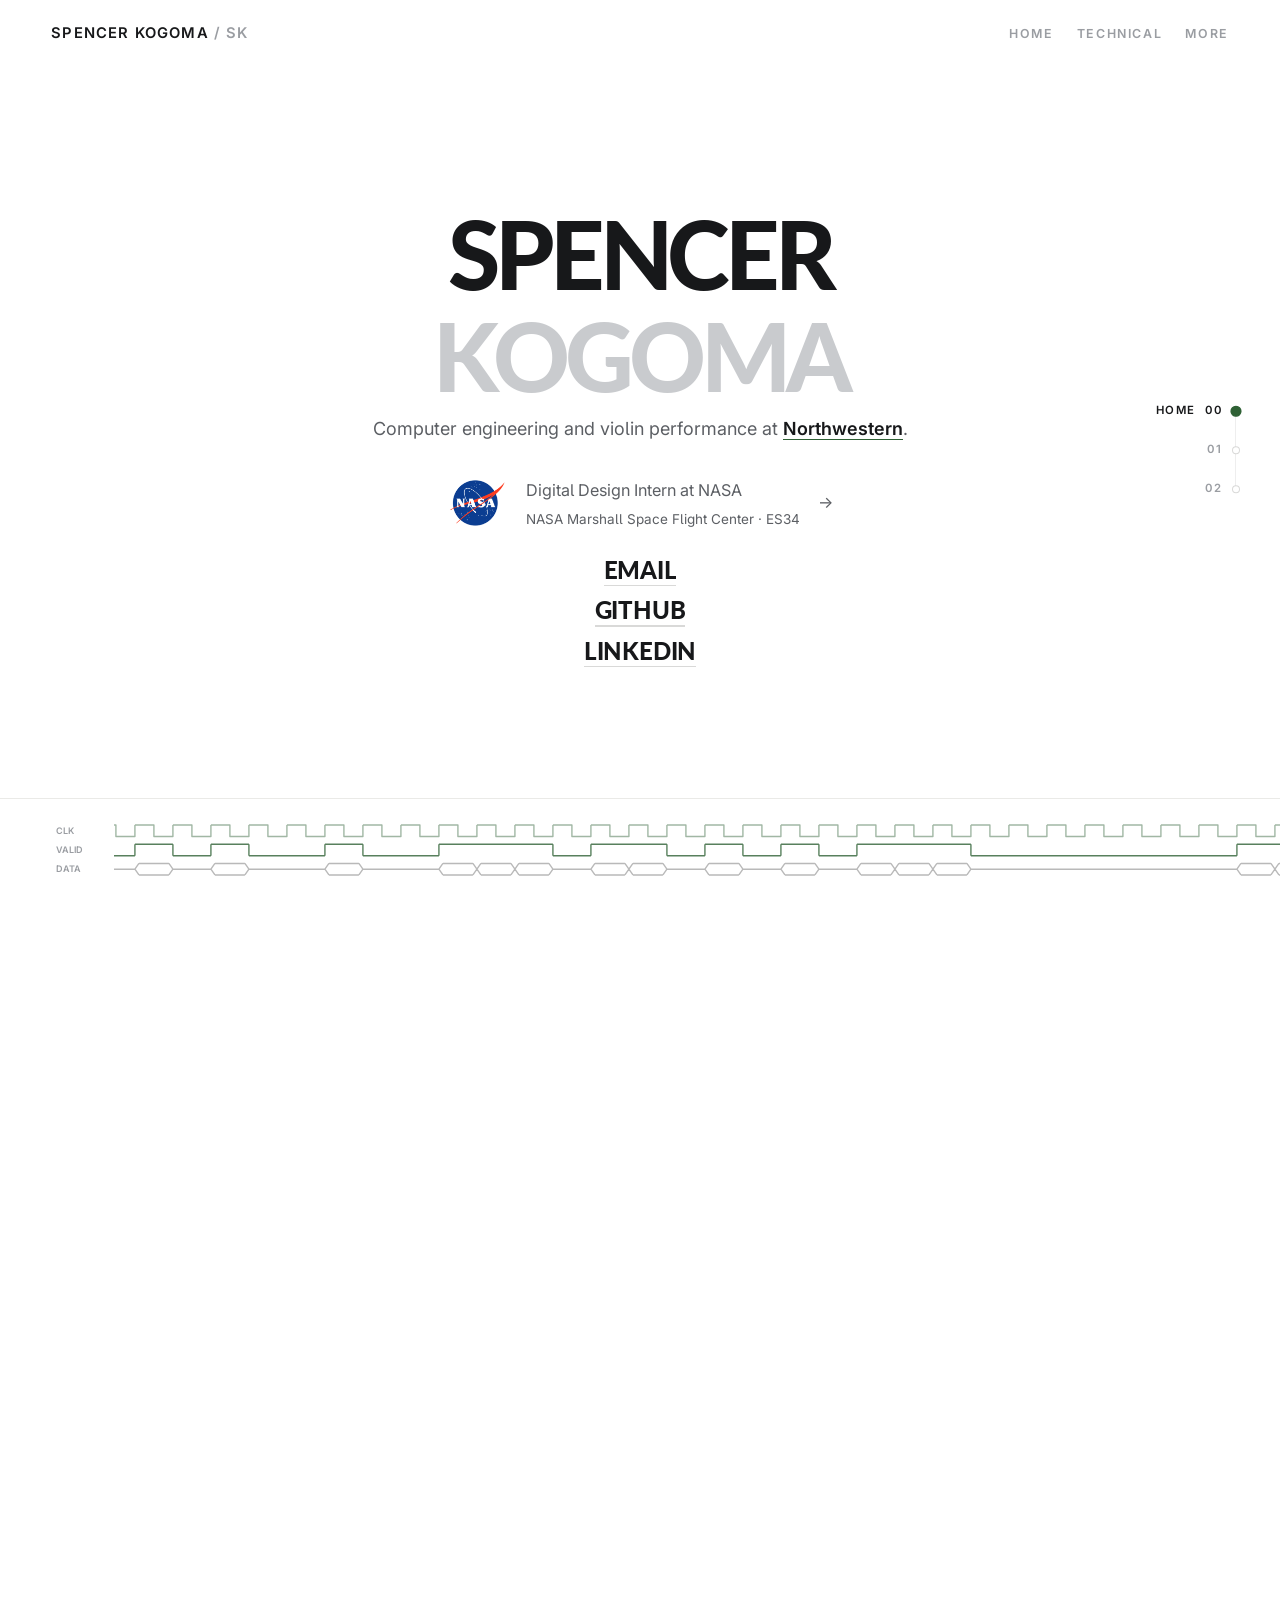
<file: index.html>
<!DOCTYPE html>
<html lang="en" class="snapping">
<head>
<meta charset="utf-8">
<meta name="viewport" content="width=device-width, initial-scale=1">
<title>Spencer Kogoma / FPGA / RTL / Digital Hardware</title>
<meta name="description" content="Spencer Kogoma. Computer engineering and violin performance at Northwestern. FPGA design, RTL verification, ASIC flow, and low-latency digital hardware.">
<meta name="author" content="Spencer Kogoma">
<meta name="theme-color" content="#ffffff">
<meta property="og:title" content="Spencer Kogoma / FPGA / RTL / Digital Hardware">
<meta property="og:description" content="FPGA design, RTL verification, ASIC flow, and low-latency digital hardware.">
<meta property="og:type" content="website">
<link rel="icon" href="data:image/svg+xml,%3Csvg xmlns='http://www.w3.org/2000/svg' viewBox='0 0 64 64'%3E%3Crect width='64' height='64' rx='16' fill='%232f6135'/%3E%3Ctext x='32' y='42' font-family='monospace' font-size='24' font-weight='700' fill='%23ffffff' text-anchor='middle'%3ESK%3C/text%3E%3C/svg%3E">
<link rel="preconnect" href="https://fonts.googleapis.com">
<link rel="preconnect" href="https://fonts.gstatic.com" crossorigin>
<link href="https://fonts.googleapis.com/css2?family=Inter:wght@400;500;600;700&family=Lato:wght@700;900&display=swap" rel="stylesheet">
<link rel="stylesheet" href="assets/site.css?v=20261024">
</head>
<body class="has-rail">
<div class="bar" aria-hidden="true"><span id="bar"></span></div>

<nav class="rail" aria-label="Section progress">
  <span class="rail-track" aria-hidden="true"><span class="rail-fill" id="rail-fill"></span></span>
  <a href="#home"><span class="rail-t">Home</span><span class="rail-n">00</span></a>
  <a href="#technical"><span class="rail-t">Technical</span><span class="rail-n">01</span></a>
  <a href="#more"><span class="rail-t">More</span><span class="rail-n">02</span></a>
</nav>



<header class="head" id="head">
  <div class="shell head-in">
    <a href="#home" class="mark">SPENCER KOGOMA <i>/ SK</i></a>
    <nav aria-label="Sections">
      <a href="index.html#home">Home</a>
      <a href="index.html#technical">Technical</a>
      <a href="index.html#more">More</a>
    </nav>
  </div>
</header>

<main>

  <section class="snap hero" id="home">
    <div class="shell">
      <h1 class="name">
        <span class="ln"><span>Spencer</span></span>
        <span class="ln dim"><span>Kogoma</span></span>
      </h1>

      <p class="rv intro">
        Computer engineering and violin performance at
        <a class="uni" href="background.html">Northwestern</a>.
      </p>




      <a class="experience-note rv" href="current.html">
        <img src="assets/nasa.png" alt="NASA" width="110" height="92">
        <span>Digital Design Intern at NASA<span class="experience-location">NASA Marshall Space Flight Center &middot; ES34</span></span>
        <span aria-hidden="true">&rarr;</span>
      </a>

      <nav class="big-links rv" aria-label="Contact">
        <a class="big-link" href="mailto:kogomaspencer@gmail.com">
          <span class="bl-mask">
            <span class="bl-a">Email</span>
            <span class="bl-b" aria-hidden="true">Email</span>
          </span>
          <span class="bl-ar" aria-hidden="true">&rarr;</span>
        </a>
        <a class="big-link" href="https://github.com/spenchh" target="_blank" rel="noopener noreferrer">
          <span class="bl-mask">
            <span class="bl-a">GitHub</span>
            <span class="bl-b" aria-hidden="true">GitHub</span>
          </span>
          <span class="bl-ar" aria-hidden="true">&#8599;</span>
        </a>
        <a class="big-link" href="https://www.linkedin.com/in/spencer-kogoma" target="_blank" rel="noopener noreferrer">
          <span class="bl-mask">
            <span class="bl-a">LinkedIn</span>
            <span class="bl-b" aria-hidden="true">LinkedIn</span>
          </span>
          <span class="bl-ar" aria-hidden="true">&#8599;</span>
        </a>
      </nav>
    </div>

    <div class="wave" aria-hidden="true">
      <canvas id="wave"></canvas>
    </div>
  </section>
  <section class="snap sec" id="technical">
    <div class="shell">
      <div class="sec-head rv">
        <span class="label">01</span>
        <h2>Technical</h2>
        <span class="line"></span>
      </div>

    </div>

    <div class="belt rv" role="img" aria-label="SystemVerilog, Verilog, cocotb, Vivado, Cadence, Altium, Zynq-7000, Python, C++, MATLAB, Linux, Bash, Git, Jetson Orin, Raspberry Pi">
      <div class="belt-track">
        <div class="belt-row" aria-hidden="true">
          <span class="belt-item"><span class="belt-ico"><span>SV</span></span><span class="belt-name">SystemVerilog</span></span>
          <span class="belt-item"><span class="belt-ico"><span>V</span></span><span class="belt-name">Verilog</span></span>
          <span class="belt-item"><span class="belt-ico"><span>cc</span></span><span class="belt-name">cocotb</span></span>
          <span class="belt-item"><span class="belt-ico"><span>viv</span></span><span class="belt-name">Vivado</span></span>
          <span class="belt-item"><span class="belt-ico"><span>cdn</span></span><span class="belt-name">Cadence</span></span>
          <span class="belt-item"><span class="belt-ico"><span>AD</span></span><span class="belt-name">Altium</span></span>
          <span class="belt-item"><span class="belt-ico"><svg viewBox="0 0 24 24" aria-hidden="true"><path d="M18.324 9.137l1.559 1.56h2.556v2.557L24 14.814V9.137zM2 9.52l-2 4.96h1.309l.37-.982H3.9l.408.982h1.338L3.432 9.52zm4.209 0v4.955h1.238v-3.092l1.338 1.562h.188l1.338-1.556v3.091h1.238V9.52H10.47l-1.592 1.845L7.287 9.52zm6.283 0v4.96h2.057c1.979 0 2.88-1.046 2.88-2.472 0-1.36-.937-2.488-2.747-2.488zm1.237.91h.792c1.17 0 1.63.711 1.63 1.57 0 .728-.372 1.572-1.616 1.572h-.806zm-10.985.273l.791 1.932H2.008zm17.137.307l-1.604 1.603v2.25h2.246l1.604-1.607h-2.246z"/></svg></span><span class="belt-name">Zynq-7000</span></span>
          <span class="belt-item"><span class="belt-ico"><svg viewBox="0 0 24 24" aria-hidden="true"><path d="M14.25.18l.9.2.73.26.59.3.45.32.34.34.25.34.16.33.1.3.04.26.02.2-.01.13V8.5l-.05.63-.13.55-.21.46-.26.38-.3.31-.33.25-.35.19-.35.14-.33.1-.3.07-.26.04-.21.02H8.77l-.69.05-.59.14-.5.22-.41.27-.33.32-.27.35-.2.36-.15.37-.1.35-.07.32-.04.27-.02.21v3.06H3.17l-.21-.03-.28-.07-.32-.12-.35-.18-.36-.26-.36-.36-.35-.46-.32-.59-.28-.73-.21-.88-.14-1.05-.05-1.23.06-1.22.16-1.04.24-.87.32-.71.36-.57.4-.44.42-.33.42-.24.4-.16.36-.1.32-.05.24-.01h.16l.06.01h8.16v-.83H6.18l-.01-2.75-.02-.37.05-.34.11-.31.17-.28.25-.26.31-.23.38-.2.44-.18.51-.15.58-.12.64-.1.71-.06.77-.04.84-.02 1.27.05zm-6.3 1.98l-.23.33-.08.41.08.41.23.34.33.22.41.09.41-.09.33-.22.23-.34.08-.41-.08-.41-.23-.33-.33-.22-.41-.09-.41.09zm13.09 3.95l.28.06.32.12.35.18.36.27.36.35.35.47.32.59.28.73.21.88.14 1.04.05 1.23-.06 1.23-.16 1.04-.24.86-.32.71-.36.57-.4.45-.42.33-.42.24-.4.16-.36.09-.32.05-.24.02-.16-.01h-8.22v.82h5.84l.01 2.76.02.36-.05.34-.11.31-.17.29-.25.25-.31.24-.38.2-.44.17-.51.15-.58.13-.64.09-.71.07-.77.04-.84.01-1.27-.04-1.07-.14-.9-.2-.73-.25-.59-.3-.45-.33-.34-.34-.25-.34-.16-.33-.1-.3-.04-.25-.02-.2.01-.13v-5.34l.05-.64.13-.54.21-.46.26-.38.3-.32.33-.24.35-.2.35-.14.33-.1.3-.06.26-.04.21-.02.13-.01h5.84l.69-.05.59-.14.5-.21.41-.28.33-.32.27-.35.2-.36.15-.36.1-.35.07-.32.04-.28.02-.21V6.07h2.09l.14.01zm-6.47 14.25l-.23.33-.08.41.08.41.23.33.33.23.41.08.41-.08.33-.23.23-.33.08-.41-.08-.41-.23-.33-.33-.23-.41-.08-.41.08z"/></svg></span><span class="belt-name">Python</span></span>
          <span class="belt-item"><span class="belt-ico"><svg viewBox="0 0 24 24" aria-hidden="true"><path d="M22.394 6c-.167-.29-.398-.543-.652-.69L12.926.22c-.509-.294-1.34-.294-1.848 0L2.26 5.31c-.508.293-.923 1.013-.923 1.6v10.18c0 .294.104.62.271.91.167.29.398.543.652.69l8.816 5.09c.508.293 1.34.293 1.848 0l8.816-5.09c.254-.147.485-.4.652-.69.167-.29.27-.616.27-.91V6.91c.003-.294-.1-.62-.268-.91zM12 19.11c-3.92 0-7.109-3.19-7.109-7.11 0-3.92 3.19-7.11 7.11-7.11a7.133 7.133 0 016.156 3.553l-3.076 1.78a3.567 3.567 0 00-3.08-1.78A3.56 3.56 0 008.444 12 3.56 3.56 0 0012 15.555a3.57 3.57 0 003.08-1.778l3.078 1.78A7.135 7.135 0 0112 19.11zm7.11-6.715h-.79v.79h-.79v-.79h-.79v-.79h.79v-.79h.79v.79h.79zm2.962 0h-.79v.79h-.79v-.79h-.79v-.79h.79v-.79h.79v.79h.79z"/></svg></span><span class="belt-name">C++</span></span>
          <span class="belt-item"><span class="belt-ico"><span>ML</span></span><span class="belt-name">MATLAB</span></span>
          <span class="belt-item"><span class="belt-ico"><svg viewBox="0 0 24 24" aria-hidden="true"><path d="M12.504 0c-.155 0-.315.008-.48.021-4.226.333-3.105 4.807-3.17 6.298-.076 1.092-.3 1.953-1.05 3.02-.885 1.051-2.127 2.75-2.716 4.521-.278.832-.41 1.684-.287 2.489a.424.424 0 00-.11.135c-.26.268-.45.6-.663.839-.199.199-.485.267-.797.4-.313.136-.658.269-.864.68-.09.189-.136.394-.132.602 0 .199.027.4.055.536.058.399.116.728.04.97-.249.68-.28 1.145-.106 1.484.174.334.535.47.94.601.81.2 1.91.135 2.774.6.926.466 1.866.67 2.616.47.526-.116.97-.464 1.208-.946.587-.003 1.23-.269 2.26-.334.699-.058 1.574.267 2.577.2.025.134.063.198.114.333l.003.003c.391.778 1.113 1.132 1.884 1.071.771-.06 1.592-.536 2.257-1.306.631-.765 1.683-1.084 2.378-1.503.348-.199.629-.469.649-.853.023-.4-.2-.811-.714-1.376v-.097l-.003-.003c-.17-.2-.25-.535-.338-.926-.085-.401-.182-.786-.492-1.046h-.003c-.059-.054-.123-.067-.188-.135a.357.357 0 00-.19-.064c.431-1.278.264-2.55-.173-3.694-.533-1.41-1.465-2.638-2.175-3.483-.796-1.005-1.576-1.957-1.56-3.368.026-2.152.236-6.133-3.544-6.139zm.529 3.405h.013c.213 0 .396.062.584.198.19.135.33.332.438.533.105.259.158.459.166.724 0-.02.006-.04.006-.06v.105a.086.086 0 01-.004-.021l-.004-.024a1.807 1.807 0 01-.15.706.953.953 0 01-.213.335.71.71 0 00-.088-.042c-.104-.045-.198-.064-.284-.133a1.312 1.312 0 00-.22-.066c.05-.06.146-.133.183-.198.053-.128.082-.264.088-.402v-.02a1.21 1.21 0 00-.061-.4c-.045-.134-.101-.2-.183-.333-.084-.066-.167-.132-.267-.132h-.016c-.093 0-.176.03-.262.132a.8.8 0 00-.205.334 1.18 1.18 0 00-.09.4v.019c.002.089.008.179.02.267-.193-.067-.438-.135-.607-.202a1.635 1.635 0 01-.018-.2v-.02a1.772 1.772 0 01.15-.768c.082-.22.232-.406.43-.533a.985.985 0 01.594-.2zm-2.962.059h.036c.142 0 .27.048.399.135.146.129.264.288.344.465.09.199.14.4.153.667v.004c.007.134.006.2-.002.266v.08c-.03.007-.056.018-.083.024-.152.055-.274.135-.393.2.012-.09.013-.18.003-.267v-.015c-.012-.133-.04-.2-.082-.333a.613.613 0 00-.166-.267.248.248 0 00-.183-.064h-.021c-.071.006-.13.04-.186.132a.552.552 0 00-.12.27.944.944 0 00-.023.33v.015c.012.135.037.2.08.334.046.134.098.2.166.268.01.009.02.018.034.024-.07.057-.117.07-.176.136a.304.304 0 01-.131.068 2.62 2.62 0 01-.275-.402 1.772 1.772 0 01-.155-.667 1.759 1.759 0 01.08-.668 1.43 1.43 0 01.283-.535c.128-.133.26-.2.418-.2zm1.37 1.706c.332 0 .733.065 1.216.399.293.2.523.269 1.052.468h.003c.255.136.405.266.478.399v-.131a.571.571 0 01.016.47c-.123.31-.516.643-1.063.842v.002c-.268.135-.501.333-.775.465-.276.135-.588.292-1.012.267a1.139 1.139 0 01-.448-.067 3.566 3.566 0 01-.322-.198c-.195-.135-.363-.332-.612-.465v-.005h-.005c-.4-.246-.616-.512-.686-.71-.07-.268-.005-.47.193-.6.224-.135.38-.271.483-.336.104-.074.143-.102.176-.131h.002v-.003c.169-.202.436-.47.839-.601.139-.036.294-.065.466-.065zm2.8 2.142c.358 1.417 1.196 3.475 1.735 4.473.286.534.855 1.659 1.102 3.024.156-.005.33.018.513.064.646-1.671-.546-3.467-1.089-3.966-.22-.2-.232-.335-.123-.335.59.534 1.365 1.572 1.646 2.757.13.535.16 1.104.021 1.67.067.028.135.06.205.067 1.032.534 1.413.938 1.23 1.537v-.043c-.06-.003-.12 0-.18 0h-.016c.151-.467-.182-.825-1.065-1.224-.915-.4-1.646-.336-1.77.465-.008.043-.013.066-.018.135-.068.023-.139.053-.209.064-.43.268-.662.669-.793 1.187-.13.533-.17 1.156-.205 1.869v.003c-.02.334-.17.838-.319 1.35-1.5 1.072-3.58 1.538-5.348.334a2.645 2.645 0 00-.402-.533 1.45 1.45 0 00-.275-.333c.182 0 .338-.03.465-.067a.615.615 0 00.314-.334c.108-.267 0-.697-.345-1.163-.345-.467-.931-.995-1.788-1.521-.63-.4-.986-.87-1.15-1.396-.165-.534-.143-1.085-.015-1.645.245-1.07.873-2.11 1.274-2.763.107-.065.037.135-.408.974-.396.751-1.14 2.497-.122 3.854a8.123 8.123 0 01.647-2.876c.564-1.278 1.743-3.504 1.836-5.268.048.036.217.135.289.202.218.133.38.333.59.465.21.201.477.335.876.335.039.003.075.006.11.006.412 0 .73-.134.997-.268.29-.134.52-.334.74-.4h.005c.467-.135.835-.402 1.044-.7zm2.185 8.958c.037.6.343 1.245.882 1.377.588.134 1.434-.333 1.791-.765l.211-.01c.315-.007.577.01.847.268l.003.003c.208.199.305.53.391.876.085.4.154.78.409 1.066.486.527.645.906.636 1.14l.003-.007v.018l-.003-.012c-.015.262-.185.396-.498.595-.63.401-1.746.712-2.457 1.57-.618.737-1.37 1.14-2.036 1.191-.664.053-1.237-.2-1.574-.898l-.005-.003c-.21-.4-.12-1.025.056-1.69.176-.668.428-1.344.463-1.897.037-.714.076-1.335.195-1.814.12-.465.308-.797.641-.984l.045-.022zm-10.814.049h.01c.053 0 .105.005.157.014.376.055.706.333 1.023.752l.91 1.664.003.003c.243.533.754 1.064 1.189 1.637.434.598.77 1.131.729 1.57v.006c-.057.744-.48 1.148-1.125 1.294-.645.135-1.52.002-2.395-.464-.968-.536-2.118-.469-2.857-.602-.369-.066-.61-.2-.723-.4-.11-.2-.113-.602.123-1.23v-.004l.002-.003c.117-.334.03-.752-.027-1.118-.055-.401-.083-.71.043-.94.16-.334.396-.4.69-.533.294-.135.64-.202.915-.47h.002v-.002c.256-.268.445-.601.668-.838.19-.201.38-.336.663-.336zm7.159-9.074c-.435.201-.945.535-1.488.535-.542 0-.97-.267-1.28-.466-.154-.134-.28-.268-.373-.335-.164-.134-.144-.333-.074-.333.109.016.129.134.199.2.096.066.215.2.36.333.292.2.68.467 1.167.467.485 0 1.053-.267 1.398-.466.195-.135.445-.334.648-.467.156-.136.149-.267.279-.267.128.016.034.134-.147.332a8.097 8.097 0 01-.69.468zm-1.082-1.583V5.64c-.006-.02.013-.042.029-.05.074-.043.18-.027.26.004.063 0 .16.067.15.135-.006.049-.085.066-.135.066-.055 0-.092-.043-.141-.068-.052-.018-.146-.008-.163-.065zm-.551 0c-.02.058-.113.049-.166.066-.047.025-.086.068-.14.068-.05 0-.13-.02-.136-.068-.01-.066.088-.133.15-.133.08-.031.184-.047.259-.005.019.009.036.03.03.05v.02h.003z"/></svg></span><span class="belt-name">Linux</span></span>
          <span class="belt-item"><span class="belt-ico"><svg viewBox="0 0 24 24" aria-hidden="true"><path d="M21.038,4.9l-7.577-4.498C13.009,0.134,12.505,0,12,0c-0.505,0-1.009,0.134-1.462,0.403L2.961,4.9 C2.057,5.437,1.5,6.429,1.5,7.503v8.995c0,1.073,0.557,2.066,1.462,2.603l7.577,4.497C10.991,23.866,11.495,24,12,24 c0.505,0,1.009-0.134,1.461-0.402l7.577-4.497c0.904-0.537,1.462-1.529,1.462-2.603V7.503C22.5,6.429,21.943,5.437,21.038,4.9z M15.17,18.946l0.013,0.646c0.001,0.078-0.05,0.167-0.111,0.198l-0.383,0.22c-0.061,0.031-0.111-0.007-0.112-0.085L14.57,19.29 c-0.328,0.136-0.66,0.169-0.872,0.084c-0.04-0.016-0.057-0.075-0.041-0.142l0.139-0.584c0.011-0.046,0.036-0.092,0.069-0.121 c0.012-0.011,0.024-0.02,0.036-0.026c0.022-0.011,0.043-0.014,0.062-0.006c0.229,0.077,0.521,0.041,0.802-0.101 c0.357-0.181,0.596-0.545,0.592-0.907c-0.003-0.328-0.181-0.465-0.613-0.468c-0.55,0.001-1.064-0.107-1.072-0.917 c-0.007-0.667,0.34-1.361,0.889-1.8l-0.007-0.652c-0.001-0.08,0.048-0.168,0.111-0.2l0.37-0.236 c0.061-0.031,0.111,0.007,0.112,0.087l0.006,0.653c0.273-0.109,0.511-0.138,0.726-0.088c0.047,0.012,0.067,0.076,0.048,0.151 l-0.144,0.578c-0.011,0.044-0.036,0.088-0.065,0.116c-0.012,0.012-0.025,0.021-0.038,0.028c-0.019,0.01-0.038,0.013-0.057,0.009 c-0.098-0.022-0.332-0.073-0.699,0.113c-0.385,0.195-0.52,0.53-0.517,0.778c0.003,0.297,0.155,0.387,0.681,0.396 c0.7,0.012,1.003,0.318,1.01,1.023C16.105,17.747,15.736,18.491,15.17,18.946z M19.143,17.859c0,0.06-0.008,0.116-0.058,0.145 l-1.916,1.164c-0.05,0.029-0.09,0.004-0.09-0.056v-0.494c0-0.06,0.037-0.093,0.087-0.122l1.887-1.129 c0.05-0.029,0.09-0.004,0.09,0.056V17.859z M20.459,6.797l-7.168,4.427c-0.894,0.523-1.553,1.109-1.553,2.187v8.833 c0,0.645,0.26,1.063,0.66,1.184c-0.131,0.023-0.264,0.039-0.398,0.039c-0.42,0-0.833-0.114-1.197-0.33L3.226,18.64 c-0.741-0.44-1.201-1.261-1.201-2.142V7.503c0-0.881,0.46-1.702,1.201-2.142l7.577-4.498c0.363-0.216,0.777-0.33,1.197-0.33 c0.419,0,0.833,0.114,1.197,0.33l7.577,4.498c0.624,0.371,1.046,1.013,1.164,1.732C21.686,6.557,21.12,6.411,20.459,6.797z"/></svg></span><span class="belt-name">Bash</span></span>
          <span class="belt-item"><span class="belt-ico"><svg viewBox="0 0 24 24" aria-hidden="true"><path d="M13.09 23.549a1.54 1.54 0 0 1-2.18 0L.451 13.089a1.54 1.54 0 0 1 0-2.179l7.191-7.19 2.733 2.733a1.85 1.85 0 0 0 .964 2.326v6.66a1.849 1.849 0 1 0 1.54 0V8.957l2.508 2.508a1.85 1.85 0 1 0 1.09-1.09l-2.634-2.634a1.85 1.85 0 0 0-2.378-2.377L8.73 2.63 10.91.451a1.54 1.54 0 0 1 2.179 0l10.459 10.46a1.54 1.54 0 0 1 0 2.179z"/></svg></span><span class="belt-name">Git</span></span>
          <span class="belt-item"><span class="belt-ico"><svg viewBox="0 0 24 24" aria-hidden="true"><path d="M8.948 8.798v-1.43a6.7 6.7 0 0 1 .424-.018c3.922-.124 6.493 3.374 6.493 3.374s-2.774 3.851-5.75 3.851c-.398 0-.787-.062-1.158-.185v-4.346c1.528.185 1.837.857 2.747 2.385l2.04-1.714s-1.492-1.952-4-1.952a6.016 6.016 0 0 0-.796.035m0-4.735v2.138l.424-.027c5.45-.185 9.01 4.47 9.01 4.47s-4.08 4.964-8.33 4.964c-.37 0-.733-.035-1.095-.097v1.325c.3.035.61.062.91.062 3.957 0 6.82-2.023 9.593-4.408.459.371 2.34 1.263 2.73 1.652-2.633 2.208-8.772 3.984-12.253 3.984-.335 0-.653-.018-.971-.053v1.864H24V4.063zm0 10.326v1.131c-3.657-.654-4.673-4.46-4.673-4.46s1.758-1.944 4.673-2.262v1.237H8.94c-1.528-.186-2.73 1.245-2.73 1.245s.68 2.412 2.739 3.11M2.456 10.9s2.164-3.197 6.5-3.533V6.201C4.153 6.59 0 10.653 0 10.653s2.35 6.802 8.948 7.42v-1.237c-4.84-.6-6.492-5.936-6.492-5.936z"/></svg></span><span class="belt-name">Jetson Orin</span></span>
          <span class="belt-item"><span class="belt-ico"><svg viewBox="0 0 24 24" aria-hidden="true"><path d="m19.8955 10.8961-.1726-.3028c.0068-2.1746-1.0022-3.061-2.1788-3.7348.356-.0938.7237-.1711.8245-.6182.6118-.1566.7397-.4398.8011-.7398.16-.1066.6955-.4061.6394-.9211.2998-.2069.4669-.4725.3819-.8487.3222-.3515.407-.6419.2702-.9096.3868-.4805.2152-.7295.05-.9817.2897-.5254.0341-1.0887-.7758-.9944-.3221-.4733-1.0244-.3659-1.133-.3637-.1215-.1519-.2819-.2821-.7755-.219-.3197-.2851-.6771-.2364-1.0458-.0964-.4378-.3403-.7275-.0675-1.0584.0356-.53-.1706-.6513.0631-.9117.1583-.5781-.1203-.7538.1416-1.0309.4182l-.3224-.0063c-.8719.5061-1.305 1.5366-1.4585 2.0664-.1536-.5299-.5858-1.5604-1.4575-2.0664l-.3223.0063C9.942.5014 9.7663.2394 9.1883.3597 8.9279.2646 8.807.0309 8.2766.2015c-.2172-.0677-.417-.2084-.6522-.2012l.0004.0002C7.5017.0041 7.369.049 7.2185.166c-.3688-.1401-.7262-.1887-1.0459.0964-.4936-.0631-.654.0671-.7756.219C5.2887.4791 4.5862.3717 4.264.845c-.8096-.0943-1.0655.4691-.7756.9944-.1653.2521-.3366.5013.05.9819-.1367.2677-.0519.5581.2703.9096-.085.3763.0822.6418.3819.8487-.0561.515.4795.8144.6394.9211.0614.3001.1894.5832.8011.7398.1008.4472.4685.5244.8245.6183-1.1766.6737-2.1856 1.56-2.1788 3.7348l-.1724.3028c-1.3491.8082-2.5629 3.4056-.6648 5.5167.124.6609.3319 1.1355.5171 1.6609.2769 2.117 2.0841 3.1082 2.5608 3.2255.6984.524 1.4423 1.0212 2.449 1.3696.949.964 1.977 1.3314 3.0107 1.3308.0152 0 .0306.0002.0457 0 1.0337.0006 2.0618-.3668 3.0107-1.3308 1.0067-.3483 1.7506-.8456 2.4491-1.3696.4766-.1173 2.2838-1.1085 2.5607-3.2255.1851-.5253.3931-1 .517-1.6609 1.8981-2.1113.6843-4.7089-.6649-5.517zm-1.0386-.3715c-.0704.8759-4.6354-3.0504-3.8472-3.1808 2.1391-.3558 3.9191.896 3.8472 3.1808zm-2.0155 4.3649c-1.1481.7409-2.8025.2626-3.6953-1.0681-.8928-1.3306-.6858-3.0101.4623-3.7509 1.1481-.7409 2.8025-.2627 3.6953 1.068.8927 1.3307.6858 3.0101-.4623 3.751zM13.6591 1.3721c.0396.1967.0843.321.1354.3577.2537-.272.4611-.5506.7878-.8123.0011.1537-.0776.3205.1169.4425.1752-.2356.4119-.4459.7263-.6244-.1514.2611-.026.3404.0554.4486.24-.2059.4681-.4144.9109-.5759-.121.1474-.2902.2914-.1108.4607.2473-.1544.496-.3086 1.0833-.4183-.1323.1475-.4059.295-.2401.4426.3104-.1186.6539-.2047 1.034-.2546-.182.1496-.3337.2963-.1846.4122.3323-.1022.7899-.2398 1.2372-.1212l-.2832.2849c-.0314.0382.6623.0297 1.1202.0364-.167.2321-.3375.4562-.437.8548.0454.0459.2723.0204.4862 0-.2194.4618-.6004.5783-.6893.776.134.1015.32.075.5232.006-.158.3254-.4892.5484-.7509.8123.0662.047.1818.075.4555.0425-.2418.257-.5339.492-.8802.7032.0614.0708.2722.0681.4678.0727-.3136.3069-.7173.466-1.0955.6668.1885.1288.3234.0988.4678.097-.2676.2198-.7225.3342-1.1448.4668.0803.1249.1607.1589.3324.194-.447.2473-1.0873.1343-1.2679.2607.0435.1243.1665.2053.3139.2728-.7197.0418-2.6879-.0262-3.0652-1.5156.7367-.8094 2.0813-1.7593 4.394-2.934-1.7994.6022-3.4229 1.405-4.7817 2.5096-1.5978-.7436-.4965-2.6197.283-3.3645zm-1.6126 5.3718c1.1329-.0123 2.5356.8325 2.53 1.6286-.005.7027-.9851 1.2715-2.5213 1.2607-1.5043-.0177-2.5172-.7148-2.5137-1.3957.003-.5603 1.2282-1.5263 2.505-1.4936zm-5.7646-.6006c.1717-.0351.252-.0692.3323-.194-.4223-.1327-.8772-.247-1.1448-.4668.1444.0018.2792.0318.4678-.097-.3783-.2008-.782-.3599-1.0956-.6668.1955-.0048.4064-.002.4677-.0728-.3462-.2113-.6383-.4463-.8801-.7033.2738.0325.3893.0045.4555-.0425-.2617-.264-.593-.487-.7509-.8123.2032.069.3892.0954.5232-.006-.089-.1977-.47-.3142-.6894-.776.214.0204.4409.0459.4863 0-.0994-.3985-.2698-.6226-.4369-.8547.4579-.0067 1.1516.0018 1.1202-.0364l-.2831-.2849c.4472-.1186.9049.019 1.2371.1213.1492-.1159-.0026-.2626-.1847-.4123.3801.05.7236.1361 1.034.2547.1659-.1476-.1076-.2951-.24-.4426.5872.1097.8361.2639 1.0833.4183.1794-.1694.0103-.3133-.1108-.4607.4428.1615.6709.37.911.5759.0814-.1082.2068-.1875.0554-.4486.3143.1785.5511.3888.7263.6244.1945-.122.1159-.2888.1169-.4426.3267.2618.534.5404.7879.8124.0511-.0366.0959-.161.1354-.3577.7794.7448 1.8807 2.6208.2831 3.3646-1.3589-1.1039-2.9817-1.9064-4.78-2.5086 2.3115 1.174 3.6556 2.1239 4.392 2.9328-.3773 1.4895-2.3455 1.5575-3.0651 1.5157.1473-.0676.2703-.1485.3139-.2728-.1806-.1264-.8209-.0134-1.2679-.2607zm2.8175 1.1334c.7881.1304-3.7769 4.0567-3.8472 3.1809-.0719-2.2846 1.7079-3.5367 3.8472-3.1809zm-4.847 8.7567c-1.1094-.8789-1.4668-3.4529.5901-4.6097 1.2394-.3273.4184 5.051-.5901 4.6097zm4.2656 4.5989c-.6257.3719-2.1452.2187-3.2252-1.3095-.7283-1.2823-.6345-2.5872-.123-2.9705.7648-.4589 1.9464.1609 2.8559 1.2003.7923.9405 1.1536 2.5927.4923 3.0797zm-1.2415-5.6086c-1.1481-.7409-1.3551-2.4203-.4623-3.7511.8928-1.3307 2.5472-1.8089 3.6952-1.068 1.1481.7409 1.3551 2.4203.4623 3.7509-.8926 1.3308-2.5471 1.809-3.6952 1.0682zm4.7948 8.2279c-1.3763.0584-2.7258-1.1105-2.7081-1.5157-.0206-.594 1.6758-1.0578 2.782-1.0306 1.1131-.0479 2.6068.3531 2.6097.8851.0184.5166-1.3547 1.6838-2.6836 1.6612zm2.7584-5.8578c.0081 1.3899-1.226 2.5225-2.7562 2.5299-1.5302.0073-2.7773-1.1135-2.7854-2.5033v-.0265c-.008-1.3899 1.2259-2.5226 2.7562-2.5299 1.5302-.0073 2.7773 1.1134 2.7853 2.5033a.7794.7794 0 0 1 .0001.0265zm3.855 2.0029c-1.186 1.6208-2.7916 1.684-3.3896 1.2325-.6255-.5811-.148-2.3854.7094-3.3747v-.0003c.9812-1.0912 2.0302-1.8037 2.7609-1.2469.4919.4828.7805 2.3008-.0807 3.3894zm1.0724-3.4301c-1.0086.4413-1.8298-4.9372-.5901-4.61 2.0568 1.1569 1.6994 3.731.5901 4.61zm-.0256-8.3279h.2985v-.5304h.2986c.1502 0 .2053.0624.2262.2052.0152.1088.0113.2395.0477.3253h.2984c-.0533-.0763-.0515-.2358-.0571-.3213-.0097-.1373-.0513-.2796-.1977-.3176v-.0037c.1502-.061.2149-.1807.2149-.341 0-.2048-.1539-.3738-.3974-.3738h-.732v1.3573zm.2985-1.1255h.3269c.1333 0 .2054.0573.2054.188 0 .1369-.0721.1942-.2054.1942H20.03v-.3822zm-1.0337.4633c0 .7009.5682 1.2694 1.2695 1.2694s1.2695-.5684 1.2695-1.2694c0-.7013-.5683-1.2697-1.2695-1.2697-.7013 0-1.2695.5684-1.2695 1.2697zm2.3275 0c0 .5845-.4737 1.058-1.058 1.058s-1.058-.4735-1.058-1.058c0-.5849.4737-1.058 1.058-1.058s1.058.4731 1.058 1.058z"/></svg></span><span class="belt-name">Raspberry Pi</span></span>
        </div>
        <div class="belt-row" aria-hidden="true">
          <span class="belt-item"><span class="belt-ico"><span>SV</span></span><span class="belt-name">SystemVerilog</span></span>
          <span class="belt-item"><span class="belt-ico"><span>V</span></span><span class="belt-name">Verilog</span></span>
          <span class="belt-item"><span class="belt-ico"><span>cc</span></span><span class="belt-name">cocotb</span></span>
          <span class="belt-item"><span class="belt-ico"><span>viv</span></span><span class="belt-name">Vivado</span></span>
          <span class="belt-item"><span class="belt-ico"><span>cdn</span></span><span class="belt-name">Cadence</span></span>
          <span class="belt-item"><span class="belt-ico"><span>AD</span></span><span class="belt-name">Altium</span></span>
          <span class="belt-item"><span class="belt-ico"><svg viewBox="0 0 24 24" aria-hidden="true"><path d="M18.324 9.137l1.559 1.56h2.556v2.557L24 14.814V9.137zM2 9.52l-2 4.96h1.309l.37-.982H3.9l.408.982h1.338L3.432 9.52zm4.209 0v4.955h1.238v-3.092l1.338 1.562h.188l1.338-1.556v3.091h1.238V9.52H10.47l-1.592 1.845L7.287 9.52zm6.283 0v4.96h2.057c1.979 0 2.88-1.046 2.88-2.472 0-1.36-.937-2.488-2.747-2.488zm1.237.91h.792c1.17 0 1.63.711 1.63 1.57 0 .728-.372 1.572-1.616 1.572h-.806zm-10.985.273l.791 1.932H2.008zm17.137.307l-1.604 1.603v2.25h2.246l1.604-1.607h-2.246z"/></svg></span><span class="belt-name">Zynq-7000</span></span>
          <span class="belt-item"><span class="belt-ico"><svg viewBox="0 0 24 24" aria-hidden="true"><path d="M14.25.18l.9.2.73.26.59.3.45.32.34.34.25.34.16.33.1.3.04.26.02.2-.01.13V8.5l-.05.63-.13.55-.21.46-.26.38-.3.31-.33.25-.35.19-.35.14-.33.1-.3.07-.26.04-.21.02H8.77l-.69.05-.59.14-.5.22-.41.27-.33.32-.27.35-.2.36-.15.37-.1.35-.07.32-.04.27-.02.21v3.06H3.17l-.21-.03-.28-.07-.32-.12-.35-.18-.36-.26-.36-.36-.35-.46-.32-.59-.28-.73-.21-.88-.14-1.05-.05-1.23.06-1.22.16-1.04.24-.87.32-.71.36-.57.4-.44.42-.33.42-.24.4-.16.36-.1.32-.05.24-.01h.16l.06.01h8.16v-.83H6.18l-.01-2.75-.02-.37.05-.34.11-.31.17-.28.25-.26.31-.23.38-.2.44-.18.51-.15.58-.12.64-.1.71-.06.77-.04.84-.02 1.27.05zm-6.3 1.98l-.23.33-.08.41.08.41.23.34.33.22.41.09.41-.09.33-.22.23-.34.08-.41-.08-.41-.23-.33-.33-.22-.41-.09-.41.09zm13.09 3.95l.28.06.32.12.35.18.36.27.36.35.35.47.32.59.28.73.21.88.14 1.04.05 1.23-.06 1.23-.16 1.04-.24.86-.32.71-.36.57-.4.45-.42.33-.42.24-.4.16-.36.09-.32.05-.24.02-.16-.01h-8.22v.82h5.84l.01 2.76.02.36-.05.34-.11.31-.17.29-.25.25-.31.24-.38.2-.44.17-.51.15-.58.13-.64.09-.71.07-.77.04-.84.01-1.27-.04-1.07-.14-.9-.2-.73-.25-.59-.3-.45-.33-.34-.34-.25-.34-.16-.33-.1-.3-.04-.25-.02-.2.01-.13v-5.34l.05-.64.13-.54.21-.46.26-.38.3-.32.33-.24.35-.2.35-.14.33-.1.3-.06.26-.04.21-.02.13-.01h5.84l.69-.05.59-.14.5-.21.41-.28.33-.32.27-.35.2-.36.15-.36.1-.35.07-.32.04-.28.02-.21V6.07h2.09l.14.01zm-6.47 14.25l-.23.33-.08.41.08.41.23.33.33.23.41.08.41-.08.33-.23.23-.33.08-.41-.08-.41-.23-.33-.33-.23-.41-.08-.41.08z"/></svg></span><span class="belt-name">Python</span></span>
          <span class="belt-item"><span class="belt-ico"><svg viewBox="0 0 24 24" aria-hidden="true"><path d="M22.394 6c-.167-.29-.398-.543-.652-.69L12.926.22c-.509-.294-1.34-.294-1.848 0L2.26 5.31c-.508.293-.923 1.013-.923 1.6v10.18c0 .294.104.62.271.91.167.29.398.543.652.69l8.816 5.09c.508.293 1.34.293 1.848 0l8.816-5.09c.254-.147.485-.4.652-.69.167-.29.27-.616.27-.91V6.91c.003-.294-.1-.62-.268-.91zM12 19.11c-3.92 0-7.109-3.19-7.109-7.11 0-3.92 3.19-7.11 7.11-7.11a7.133 7.133 0 016.156 3.553l-3.076 1.78a3.567 3.567 0 00-3.08-1.78A3.56 3.56 0 008.444 12 3.56 3.56 0 0012 15.555a3.57 3.57 0 003.08-1.778l3.078 1.78A7.135 7.135 0 0112 19.11zm7.11-6.715h-.79v.79h-.79v-.79h-.79v-.79h.79v-.79h.79v.79h.79zm2.962 0h-.79v.79h-.79v-.79h-.79v-.79h.79v-.79h.79v.79h.79z"/></svg></span><span class="belt-name">C++</span></span>
          <span class="belt-item"><span class="belt-ico"><span>ML</span></span><span class="belt-name">MATLAB</span></span>
          <span class="belt-item"><span class="belt-ico"><svg viewBox="0 0 24 24" aria-hidden="true"><path d="M12.504 0c-.155 0-.315.008-.48.021-4.226.333-3.105 4.807-3.17 6.298-.076 1.092-.3 1.953-1.05 3.02-.885 1.051-2.127 2.75-2.716 4.521-.278.832-.41 1.684-.287 2.489a.424.424 0 00-.11.135c-.26.268-.45.6-.663.839-.199.199-.485.267-.797.4-.313.136-.658.269-.864.68-.09.189-.136.394-.132.602 0 .199.027.4.055.536.058.399.116.728.04.97-.249.68-.28 1.145-.106 1.484.174.334.535.47.94.601.81.2 1.91.135 2.774.6.926.466 1.866.67 2.616.47.526-.116.97-.464 1.208-.946.587-.003 1.23-.269 2.26-.334.699-.058 1.574.267 2.577.2.025.134.063.198.114.333l.003.003c.391.778 1.113 1.132 1.884 1.071.771-.06 1.592-.536 2.257-1.306.631-.765 1.683-1.084 2.378-1.503.348-.199.629-.469.649-.853.023-.4-.2-.811-.714-1.376v-.097l-.003-.003c-.17-.2-.25-.535-.338-.926-.085-.401-.182-.786-.492-1.046h-.003c-.059-.054-.123-.067-.188-.135a.357.357 0 00-.19-.064c.431-1.278.264-2.55-.173-3.694-.533-1.41-1.465-2.638-2.175-3.483-.796-1.005-1.576-1.957-1.56-3.368.026-2.152.236-6.133-3.544-6.139zm.529 3.405h.013c.213 0 .396.062.584.198.19.135.33.332.438.533.105.259.158.459.166.724 0-.02.006-.04.006-.06v.105a.086.086 0 01-.004-.021l-.004-.024a1.807 1.807 0 01-.15.706.953.953 0 01-.213.335.71.71 0 00-.088-.042c-.104-.045-.198-.064-.284-.133a1.312 1.312 0 00-.22-.066c.05-.06.146-.133.183-.198.053-.128.082-.264.088-.402v-.02a1.21 1.21 0 00-.061-.4c-.045-.134-.101-.2-.183-.333-.084-.066-.167-.132-.267-.132h-.016c-.093 0-.176.03-.262.132a.8.8 0 00-.205.334 1.18 1.18 0 00-.09.4v.019c.002.089.008.179.02.267-.193-.067-.438-.135-.607-.202a1.635 1.635 0 01-.018-.2v-.02a1.772 1.772 0 01.15-.768c.082-.22.232-.406.43-.533a.985.985 0 01.594-.2zm-2.962.059h.036c.142 0 .27.048.399.135.146.129.264.288.344.465.09.199.14.4.153.667v.004c.007.134.006.2-.002.266v.08c-.03.007-.056.018-.083.024-.152.055-.274.135-.393.2.012-.09.013-.18.003-.267v-.015c-.012-.133-.04-.2-.082-.333a.613.613 0 00-.166-.267.248.248 0 00-.183-.064h-.021c-.071.006-.13.04-.186.132a.552.552 0 00-.12.27.944.944 0 00-.023.33v.015c.012.135.037.2.08.334.046.134.098.2.166.268.01.009.02.018.034.024-.07.057-.117.07-.176.136a.304.304 0 01-.131.068 2.62 2.62 0 01-.275-.402 1.772 1.772 0 01-.155-.667 1.759 1.759 0 01.08-.668 1.43 1.43 0 01.283-.535c.128-.133.26-.2.418-.2zm1.37 1.706c.332 0 .733.065 1.216.399.293.2.523.269 1.052.468h.003c.255.136.405.266.478.399v-.131a.571.571 0 01.016.47c-.123.31-.516.643-1.063.842v.002c-.268.135-.501.333-.775.465-.276.135-.588.292-1.012.267a1.139 1.139 0 01-.448-.067 3.566 3.566 0 01-.322-.198c-.195-.135-.363-.332-.612-.465v-.005h-.005c-.4-.246-.616-.512-.686-.71-.07-.268-.005-.47.193-.6.224-.135.38-.271.483-.336.104-.074.143-.102.176-.131h.002v-.003c.169-.202.436-.47.839-.601.139-.036.294-.065.466-.065zm2.8 2.142c.358 1.417 1.196 3.475 1.735 4.473.286.534.855 1.659 1.102 3.024.156-.005.33.018.513.064.646-1.671-.546-3.467-1.089-3.966-.22-.2-.232-.335-.123-.335.59.534 1.365 1.572 1.646 2.757.13.535.16 1.104.021 1.67.067.028.135.06.205.067 1.032.534 1.413.938 1.23 1.537v-.043c-.06-.003-.12 0-.18 0h-.016c.151-.467-.182-.825-1.065-1.224-.915-.4-1.646-.336-1.77.465-.008.043-.013.066-.018.135-.068.023-.139.053-.209.064-.43.268-.662.669-.793 1.187-.13.533-.17 1.156-.205 1.869v.003c-.02.334-.17.838-.319 1.35-1.5 1.072-3.58 1.538-5.348.334a2.645 2.645 0 00-.402-.533 1.45 1.45 0 00-.275-.333c.182 0 .338-.03.465-.067a.615.615 0 00.314-.334c.108-.267 0-.697-.345-1.163-.345-.467-.931-.995-1.788-1.521-.63-.4-.986-.87-1.15-1.396-.165-.534-.143-1.085-.015-1.645.245-1.07.873-2.11 1.274-2.763.107-.065.037.135-.408.974-.396.751-1.14 2.497-.122 3.854a8.123 8.123 0 01.647-2.876c.564-1.278 1.743-3.504 1.836-5.268.048.036.217.135.289.202.218.133.38.333.59.465.21.201.477.335.876.335.039.003.075.006.11.006.412 0 .73-.134.997-.268.29-.134.52-.334.74-.4h.005c.467-.135.835-.402 1.044-.7zm2.185 8.958c.037.6.343 1.245.882 1.377.588.134 1.434-.333 1.791-.765l.211-.01c.315-.007.577.01.847.268l.003.003c.208.199.305.53.391.876.085.4.154.78.409 1.066.486.527.645.906.636 1.14l.003-.007v.018l-.003-.012c-.015.262-.185.396-.498.595-.63.401-1.746.712-2.457 1.57-.618.737-1.37 1.14-2.036 1.191-.664.053-1.237-.2-1.574-.898l-.005-.003c-.21-.4-.12-1.025.056-1.69.176-.668.428-1.344.463-1.897.037-.714.076-1.335.195-1.814.12-.465.308-.797.641-.984l.045-.022zm-10.814.049h.01c.053 0 .105.005.157.014.376.055.706.333 1.023.752l.91 1.664.003.003c.243.533.754 1.064 1.189 1.637.434.598.77 1.131.729 1.57v.006c-.057.744-.48 1.148-1.125 1.294-.645.135-1.52.002-2.395-.464-.968-.536-2.118-.469-2.857-.602-.369-.066-.61-.2-.723-.4-.11-.2-.113-.602.123-1.23v-.004l.002-.003c.117-.334.03-.752-.027-1.118-.055-.401-.083-.71.043-.94.16-.334.396-.4.69-.533.294-.135.64-.202.915-.47h.002v-.002c.256-.268.445-.601.668-.838.19-.201.38-.336.663-.336zm7.159-9.074c-.435.201-.945.535-1.488.535-.542 0-.97-.267-1.28-.466-.154-.134-.28-.268-.373-.335-.164-.134-.144-.333-.074-.333.109.016.129.134.199.2.096.066.215.2.36.333.292.2.68.467 1.167.467.485 0 1.053-.267 1.398-.466.195-.135.445-.334.648-.467.156-.136.149-.267.279-.267.128.016.034.134-.147.332a8.097 8.097 0 01-.69.468zm-1.082-1.583V5.64c-.006-.02.013-.042.029-.05.074-.043.18-.027.26.004.063 0 .16.067.15.135-.006.049-.085.066-.135.066-.055 0-.092-.043-.141-.068-.052-.018-.146-.008-.163-.065zm-.551 0c-.02.058-.113.049-.166.066-.047.025-.086.068-.14.068-.05 0-.13-.02-.136-.068-.01-.066.088-.133.15-.133.08-.031.184-.047.259-.005.019.009.036.03.03.05v.02h.003z"/></svg></span><span class="belt-name">Linux</span></span>
          <span class="belt-item"><span class="belt-ico"><svg viewBox="0 0 24 24" aria-hidden="true"><path d="M21.038,4.9l-7.577-4.498C13.009,0.134,12.505,0,12,0c-0.505,0-1.009,0.134-1.462,0.403L2.961,4.9 C2.057,5.437,1.5,6.429,1.5,7.503v8.995c0,1.073,0.557,2.066,1.462,2.603l7.577,4.497C10.991,23.866,11.495,24,12,24 c0.505,0,1.009-0.134,1.461-0.402l7.577-4.497c0.904-0.537,1.462-1.529,1.462-2.603V7.503C22.5,6.429,21.943,5.437,21.038,4.9z M15.17,18.946l0.013,0.646c0.001,0.078-0.05,0.167-0.111,0.198l-0.383,0.22c-0.061,0.031-0.111-0.007-0.112-0.085L14.57,19.29 c-0.328,0.136-0.66,0.169-0.872,0.084c-0.04-0.016-0.057-0.075-0.041-0.142l0.139-0.584c0.011-0.046,0.036-0.092,0.069-0.121 c0.012-0.011,0.024-0.02,0.036-0.026c0.022-0.011,0.043-0.014,0.062-0.006c0.229,0.077,0.521,0.041,0.802-0.101 c0.357-0.181,0.596-0.545,0.592-0.907c-0.003-0.328-0.181-0.465-0.613-0.468c-0.55,0.001-1.064-0.107-1.072-0.917 c-0.007-0.667,0.34-1.361,0.889-1.8l-0.007-0.652c-0.001-0.08,0.048-0.168,0.111-0.2l0.37-0.236 c0.061-0.031,0.111,0.007,0.112,0.087l0.006,0.653c0.273-0.109,0.511-0.138,0.726-0.088c0.047,0.012,0.067,0.076,0.048,0.151 l-0.144,0.578c-0.011,0.044-0.036,0.088-0.065,0.116c-0.012,0.012-0.025,0.021-0.038,0.028c-0.019,0.01-0.038,0.013-0.057,0.009 c-0.098-0.022-0.332-0.073-0.699,0.113c-0.385,0.195-0.52,0.53-0.517,0.778c0.003,0.297,0.155,0.387,0.681,0.396 c0.7,0.012,1.003,0.318,1.01,1.023C16.105,17.747,15.736,18.491,15.17,18.946z M19.143,17.859c0,0.06-0.008,0.116-0.058,0.145 l-1.916,1.164c-0.05,0.029-0.09,0.004-0.09-0.056v-0.494c0-0.06,0.037-0.093,0.087-0.122l1.887-1.129 c0.05-0.029,0.09-0.004,0.09,0.056V17.859z M20.459,6.797l-7.168,4.427c-0.894,0.523-1.553,1.109-1.553,2.187v8.833 c0,0.645,0.26,1.063,0.66,1.184c-0.131,0.023-0.264,0.039-0.398,0.039c-0.42,0-0.833-0.114-1.197-0.33L3.226,18.64 c-0.741-0.44-1.201-1.261-1.201-2.142V7.503c0-0.881,0.46-1.702,1.201-2.142l7.577-4.498c0.363-0.216,0.777-0.33,1.197-0.33 c0.419,0,0.833,0.114,1.197,0.33l7.577,4.498c0.624,0.371,1.046,1.013,1.164,1.732C21.686,6.557,21.12,6.411,20.459,6.797z"/></svg></span><span class="belt-name">Bash</span></span>
          <span class="belt-item"><span class="belt-ico"><svg viewBox="0 0 24 24" aria-hidden="true"><path d="M13.09 23.549a1.54 1.54 0 0 1-2.18 0L.451 13.089a1.54 1.54 0 0 1 0-2.179l7.191-7.19 2.733 2.733a1.85 1.85 0 0 0 .964 2.326v6.66a1.849 1.849 0 1 0 1.54 0V8.957l2.508 2.508a1.85 1.85 0 1 0 1.09-1.09l-2.634-2.634a1.85 1.85 0 0 0-2.378-2.377L8.73 2.63 10.91.451a1.54 1.54 0 0 1 2.179 0l10.459 10.46a1.54 1.54 0 0 1 0 2.179z"/></svg></span><span class="belt-name">Git</span></span>
          <span class="belt-item"><span class="belt-ico"><svg viewBox="0 0 24 24" aria-hidden="true"><path d="M8.948 8.798v-1.43a6.7 6.7 0 0 1 .424-.018c3.922-.124 6.493 3.374 6.493 3.374s-2.774 3.851-5.75 3.851c-.398 0-.787-.062-1.158-.185v-4.346c1.528.185 1.837.857 2.747 2.385l2.04-1.714s-1.492-1.952-4-1.952a6.016 6.016 0 0 0-.796.035m0-4.735v2.138l.424-.027c5.45-.185 9.01 4.47 9.01 4.47s-4.08 4.964-8.33 4.964c-.37 0-.733-.035-1.095-.097v1.325c.3.035.61.062.91.062 3.957 0 6.82-2.023 9.593-4.408.459.371 2.34 1.263 2.73 1.652-2.633 2.208-8.772 3.984-12.253 3.984-.335 0-.653-.018-.971-.053v1.864H24V4.063zm0 10.326v1.131c-3.657-.654-4.673-4.46-4.673-4.46s1.758-1.944 4.673-2.262v1.237H8.94c-1.528-.186-2.73 1.245-2.73 1.245s.68 2.412 2.739 3.11M2.456 10.9s2.164-3.197 6.5-3.533V6.201C4.153 6.59 0 10.653 0 10.653s2.35 6.802 8.948 7.42v-1.237c-4.84-.6-6.492-5.936-6.492-5.936z"/></svg></span><span class="belt-name">Jetson Orin</span></span>
          <span class="belt-item"><span class="belt-ico"><svg viewBox="0 0 24 24" aria-hidden="true"><path d="m19.8955 10.8961-.1726-.3028c.0068-2.1746-1.0022-3.061-2.1788-3.7348.356-.0938.7237-.1711.8245-.6182.6118-.1566.7397-.4398.8011-.7398.16-.1066.6955-.4061.6394-.9211.2998-.2069.4669-.4725.3819-.8487.3222-.3515.407-.6419.2702-.9096.3868-.4805.2152-.7295.05-.9817.2897-.5254.0341-1.0887-.7758-.9944-.3221-.4733-1.0244-.3659-1.133-.3637-.1215-.1519-.2819-.2821-.7755-.219-.3197-.2851-.6771-.2364-1.0458-.0964-.4378-.3403-.7275-.0675-1.0584.0356-.53-.1706-.6513.0631-.9117.1583-.5781-.1203-.7538.1416-1.0309.4182l-.3224-.0063c-.8719.5061-1.305 1.5366-1.4585 2.0664-.1536-.5299-.5858-1.5604-1.4575-2.0664l-.3223.0063C9.942.5014 9.7663.2394 9.1883.3597 8.9279.2646 8.807.0309 8.2766.2015c-.2172-.0677-.417-.2084-.6522-.2012l.0004.0002C7.5017.0041 7.369.049 7.2185.166c-.3688-.1401-.7262-.1887-1.0459.0964-.4936-.0631-.654.0671-.7756.219C5.2887.4791 4.5862.3717 4.264.845c-.8096-.0943-1.0655.4691-.7756.9944-.1653.2521-.3366.5013.05.9819-.1367.2677-.0519.5581.2703.9096-.085.3763.0822.6418.3819.8487-.0561.515.4795.8144.6394.9211.0614.3001.1894.5832.8011.7398.1008.4472.4685.5244.8245.6183-1.1766.6737-2.1856 1.56-2.1788 3.7348l-.1724.3028c-1.3491.8082-2.5629 3.4056-.6648 5.5167.124.6609.3319 1.1355.5171 1.6609.2769 2.117 2.0841 3.1082 2.5608 3.2255.6984.524 1.4423 1.0212 2.449 1.3696.949.964 1.977 1.3314 3.0107 1.3308.0152 0 .0306.0002.0457 0 1.0337.0006 2.0618-.3668 3.0107-1.3308 1.0067-.3483 1.7506-.8456 2.4491-1.3696.4766-.1173 2.2838-1.1085 2.5607-3.2255.1851-.5253.3931-1 .517-1.6609 1.8981-2.1113.6843-4.7089-.6649-5.517zm-1.0386-.3715c-.0704.8759-4.6354-3.0504-3.8472-3.1808 2.1391-.3558 3.9191.896 3.8472 3.1808zm-2.0155 4.3649c-1.1481.7409-2.8025.2626-3.6953-1.0681-.8928-1.3306-.6858-3.0101.4623-3.7509 1.1481-.7409 2.8025-.2627 3.6953 1.068.8927 1.3307.6858 3.0101-.4623 3.751zM13.6591 1.3721c.0396.1967.0843.321.1354.3577.2537-.272.4611-.5506.7878-.8123.0011.1537-.0776.3205.1169.4425.1752-.2356.4119-.4459.7263-.6244-.1514.2611-.026.3404.0554.4486.24-.2059.4681-.4144.9109-.5759-.121.1474-.2902.2914-.1108.4607.2473-.1544.496-.3086 1.0833-.4183-.1323.1475-.4059.295-.2401.4426.3104-.1186.6539-.2047 1.034-.2546-.182.1496-.3337.2963-.1846.4122.3323-.1022.7899-.2398 1.2372-.1212l-.2832.2849c-.0314.0382.6623.0297 1.1202.0364-.167.2321-.3375.4562-.437.8548.0454.0459.2723.0204.4862 0-.2194.4618-.6004.5783-.6893.776.134.1015.32.075.5232.006-.158.3254-.4892.5484-.7509.8123.0662.047.1818.075.4555.0425-.2418.257-.5339.492-.8802.7032.0614.0708.2722.0681.4678.0727-.3136.3069-.7173.466-1.0955.6668.1885.1288.3234.0988.4678.097-.2676.2198-.7225.3342-1.1448.4668.0803.1249.1607.1589.3324.194-.447.2473-1.0873.1343-1.2679.2607.0435.1243.1665.2053.3139.2728-.7197.0418-2.6879-.0262-3.0652-1.5156.7367-.8094 2.0813-1.7593 4.394-2.934-1.7994.6022-3.4229 1.405-4.7817 2.5096-1.5978-.7436-.4965-2.6197.283-3.3645zm-1.6126 5.3718c1.1329-.0123 2.5356.8325 2.53 1.6286-.005.7027-.9851 1.2715-2.5213 1.2607-1.5043-.0177-2.5172-.7148-2.5137-1.3957.003-.5603 1.2282-1.5263 2.505-1.4936zm-5.7646-.6006c.1717-.0351.252-.0692.3323-.194-.4223-.1327-.8772-.247-1.1448-.4668.1444.0018.2792.0318.4678-.097-.3783-.2008-.782-.3599-1.0956-.6668.1955-.0048.4064-.002.4677-.0728-.3462-.2113-.6383-.4463-.8801-.7033.2738.0325.3893.0045.4555-.0425-.2617-.264-.593-.487-.7509-.8123.2032.069.3892.0954.5232-.006-.089-.1977-.47-.3142-.6894-.776.214.0204.4409.0459.4863 0-.0994-.3985-.2698-.6226-.4369-.8547.4579-.0067 1.1516.0018 1.1202-.0364l-.2831-.2849c.4472-.1186.9049.019 1.2371.1213.1492-.1159-.0026-.2626-.1847-.4123.3801.05.7236.1361 1.034.2547.1659-.1476-.1076-.2951-.24-.4426.5872.1097.8361.2639 1.0833.4183.1794-.1694.0103-.3133-.1108-.4607.4428.1615.6709.37.911.5759.0814-.1082.2068-.1875.0554-.4486.3143.1785.5511.3888.7263.6244.1945-.122.1159-.2888.1169-.4426.3267.2618.534.5404.7879.8124.0511-.0366.0959-.161.1354-.3577.7794.7448 1.8807 2.6208.2831 3.3646-1.3589-1.1039-2.9817-1.9064-4.78-2.5086 2.3115 1.174 3.6556 2.1239 4.392 2.9328-.3773 1.4895-2.3455 1.5575-3.0651 1.5157.1473-.0676.2703-.1485.3139-.2728-.1806-.1264-.8209-.0134-1.2679-.2607zm2.8175 1.1334c.7881.1304-3.7769 4.0567-3.8472 3.1809-.0719-2.2846 1.7079-3.5367 3.8472-3.1809zm-4.847 8.7567c-1.1094-.8789-1.4668-3.4529.5901-4.6097 1.2394-.3273.4184 5.051-.5901 4.6097zm4.2656 4.5989c-.6257.3719-2.1452.2187-3.2252-1.3095-.7283-1.2823-.6345-2.5872-.123-2.9705.7648-.4589 1.9464.1609 2.8559 1.2003.7923.9405 1.1536 2.5927.4923 3.0797zm-1.2415-5.6086c-1.1481-.7409-1.3551-2.4203-.4623-3.7511.8928-1.3307 2.5472-1.8089 3.6952-1.068 1.1481.7409 1.3551 2.4203.4623 3.7509-.8926 1.3308-2.5471 1.809-3.6952 1.0682zm4.7948 8.2279c-1.3763.0584-2.7258-1.1105-2.7081-1.5157-.0206-.594 1.6758-1.0578 2.782-1.0306 1.1131-.0479 2.6068.3531 2.6097.8851.0184.5166-1.3547 1.6838-2.6836 1.6612zm2.7584-5.8578c.0081 1.3899-1.226 2.5225-2.7562 2.5299-1.5302.0073-2.7773-1.1135-2.7854-2.5033v-.0265c-.008-1.3899 1.2259-2.5226 2.7562-2.5299 1.5302-.0073 2.7773 1.1134 2.7853 2.5033a.7794.7794 0 0 1 .0001.0265zm3.855 2.0029c-1.186 1.6208-2.7916 1.684-3.3896 1.2325-.6255-.5811-.148-2.3854.7094-3.3747v-.0003c.9812-1.0912 2.0302-1.8037 2.7609-1.2469.4919.4828.7805 2.3008-.0807 3.3894zm1.0724-3.4301c-1.0086.4413-1.8298-4.9372-.5901-4.61 2.0568 1.1569 1.6994 3.731.5901 4.61zm-.0256-8.3279h.2985v-.5304h.2986c.1502 0 .2053.0624.2262.2052.0152.1088.0113.2395.0477.3253h.2984c-.0533-.0763-.0515-.2358-.0571-.3213-.0097-.1373-.0513-.2796-.1977-.3176v-.0037c.1502-.061.2149-.1807.2149-.341 0-.2048-.1539-.3738-.3974-.3738h-.732v1.3573zm.2985-1.1255h.3269c.1333 0 .2054.0573.2054.188 0 .1369-.0721.1942-.2054.1942H20.03v-.3822zm-1.0337.4633c0 .7009.5682 1.2694 1.2695 1.2694s1.2695-.5684 1.2695-1.2694c0-.7013-.5683-1.2697-1.2695-1.2697-.7013 0-1.2695.5684-1.2695 1.2697zm2.3275 0c0 .5845-.4737 1.058-1.058 1.058s-1.058-.4735-1.058-1.058c0-.5849.4737-1.058 1.058-1.058s1.058.4731 1.058 1.058z"/></svg></span><span class="belt-name">Raspberry Pi</span></span>
        </div>
      </div>
    </div>

    <div class="shell see-wrap rv">
      <a class="out" href="work.html">See where I use them <span aria-hidden="true">&rarr;</span></a>
      <div class="home-work-previews">
        <a href="projects/faultline.html"><img src="assets/projects/faultline.svg?v=20261124" alt="10GbE market-data datapath on UltraScale+" width="960" height="600" loading="lazy"><span>10GbE &middot; Market-data datapath</span></a>
        <a href="projects/systolic-mac-array.html"><img src="assets/projects/mac-layout-thumb.webp" alt="Routed layout from my 3 by 3 MAC array lab" width="649" height="600" loading="lazy"><span>3&times;3 Systolic MAC Array</span></a>
      </div>
    </div>

  </section>
  <section class="snap sec" id="more">
    <div class="shell">
      <div class="sec-head rv">
        <span class="label">02</span>
        <h2>More</h2>
        <span class="line"></span>
      </div>

      <nav class="big-links rv" aria-label="Sections">
        <a class="big-link" href="current.html">
          <span class="bl-mask"><span class="bl-a">Current</span><span class="bl-b" aria-hidden="true">Current</span></span>
          <span class="bl-ar" aria-hidden="true">&rarr;</span>
        </a>
        <a class="big-link" href="work.html">
          <span class="bl-mask"><span class="bl-a">Work</span><span class="bl-b" aria-hidden="true">Work</span></span>
          <span class="bl-ar" aria-hidden="true">&rarr;</span>
        </a>
        <a class="big-link" href="background.html">
          <span class="bl-mask"><span class="bl-a">Background</span><span class="bl-b" aria-hidden="true">Background</span></span>
          <span class="bl-ar" aria-hidden="true">&rarr;</span>
        </a>
      </nav>

    </div>
  </section>
</main>


<script src="assets/site.js?v=20261024"></script>
</body>
</html>
</file>
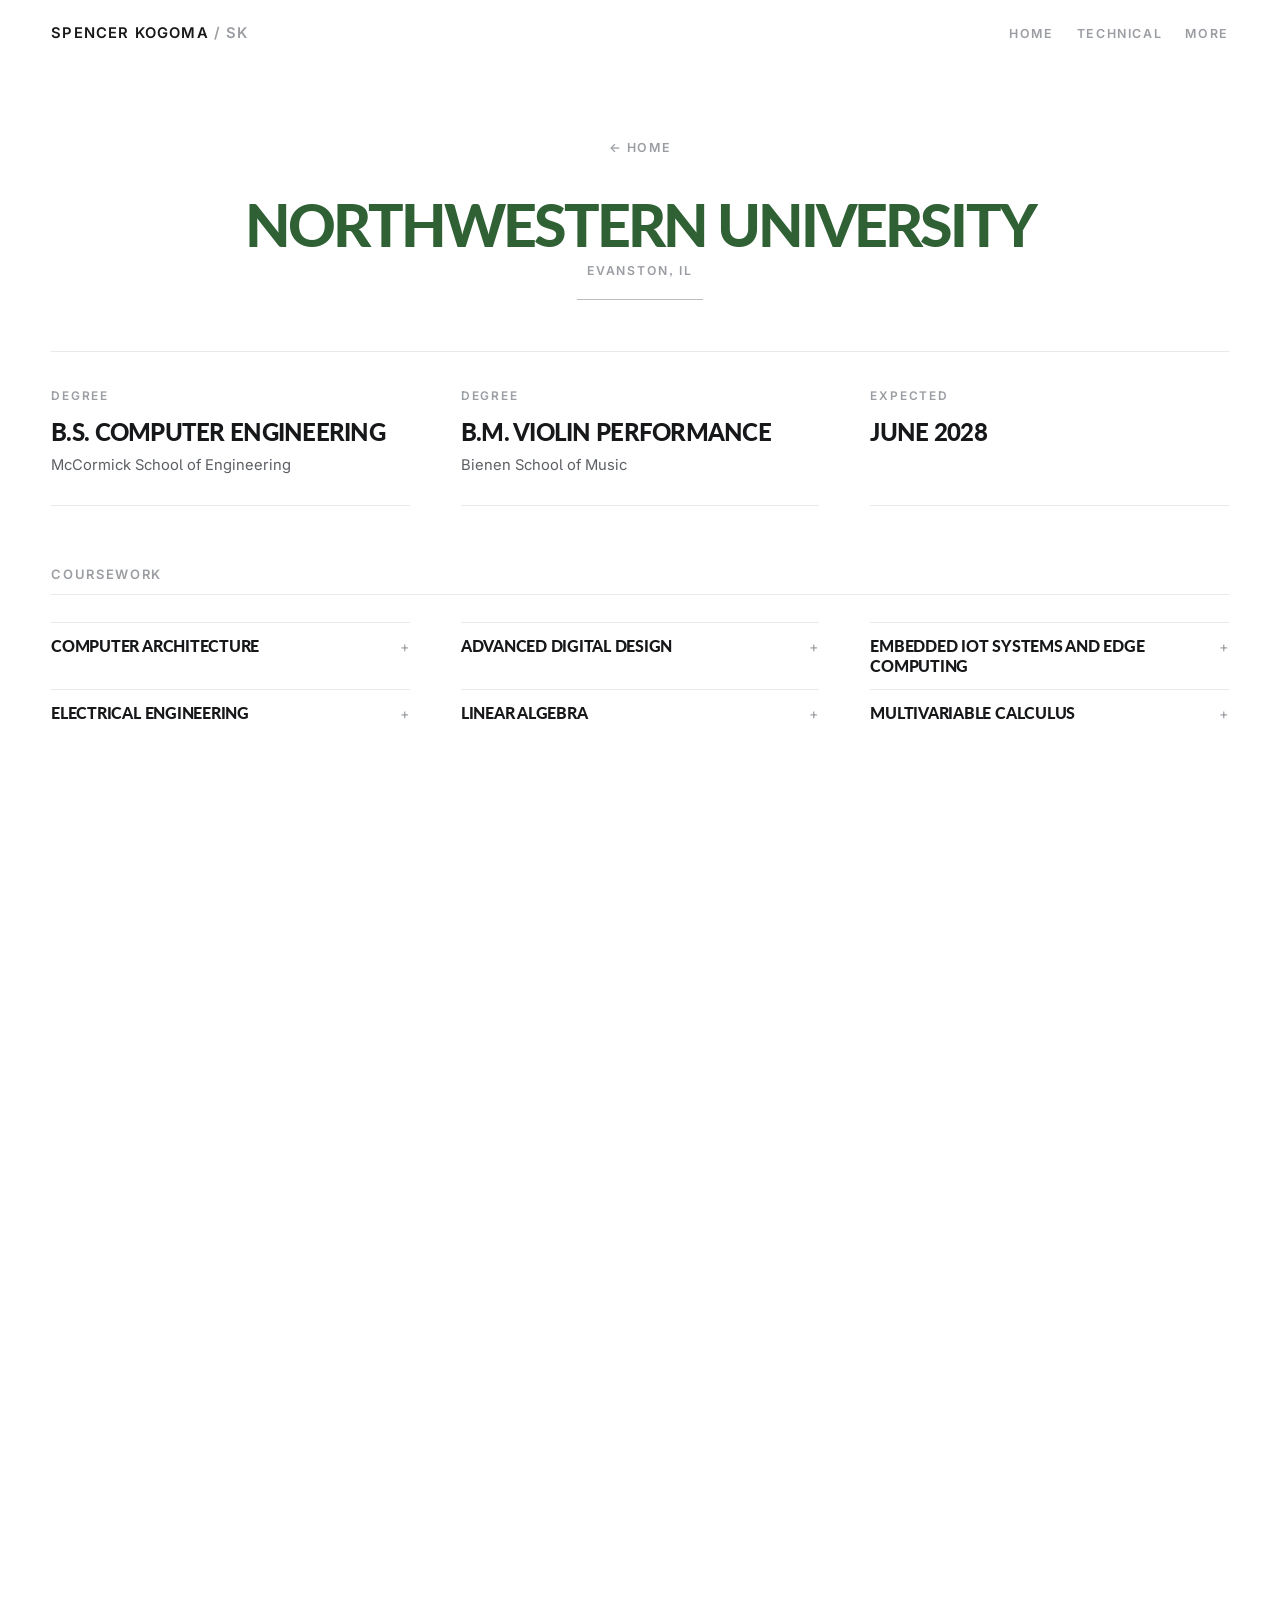
<file: background.html>
<!DOCTYPE html>
<html lang="en">
<head>
<meta charset="utf-8">
<meta name="viewport" content="width=device-width, initial-scale=1">
<title>Northwestern / Spencer Kogoma</title>
<meta name="description" content="What Spencer Kogoma studies and does at Northwestern: degrees, GPA, coursework, clubs, and roles.">
<meta name="theme-color" content="#ffffff">
<link rel="icon" href="data:image/svg+xml,%3Csvg xmlns='http://www.w3.org/2000/svg' viewBox='0 0 64 64'%3E%3Crect width='64' height='64' rx='16' fill='%232f6135'/%3E%3Ctext x='32' y='42' font-family='monospace' font-size='24' font-weight='700' fill='%23ffffff' text-anchor='middle'%3ESK%3C/text%3E%3C/svg%3E">
<link rel="preconnect" href="https://fonts.googleapis.com">
<link rel="preconnect" href="https://fonts.gstatic.com" crossorigin>
<link href="https://fonts.googleapis.com/css2?family=Inter:wght@400;500;600;700&family=Lato:wght@700;900&display=swap" rel="stylesheet">
<link rel="stylesheet" href="assets/site.css?v=20261024">
</head>
<body>
<div class="bar" aria-hidden="true"><span id="bar"></span></div>

<header class="head" id="head">
  <div class="shell head-in">
    <a href="index.html" class="mark">SPENCER KOGOMA <i>/ SK</i></a>
    <nav aria-label="Sections">
      <a href="index.html#home">Home</a>
      <a href="index.html#technical">Technical</a>
      <a href="index.html#more">More</a>
    </nav>
  </div>
</header>

<main>
  <section class="sec page-sec">
    <div class="shell">
      <a class="back" href="index.html">&larr; Home</a>
    </div>
  </section>

  <section class="sec sec-flush">
    <div class="shell">
      <div class="sec-head nu-head rv">
        <h2>Northwestern University</h2>
        <p class="nu-place">Evanston, IL</p>
        <span class="line"></span>
      </div>

      <div class="edu-grid rv">
        <div class="edu-card">
          <span class="label">Degree</span>
          <h3>B.S. Computer Engineering</h3>
          <p>McCormick School of Engineering</p>
        </div>
        <div class="edu-card">
          <span class="label">Degree</span>
          <h3>B.M. Violin Performance</h3>
          <p>Bienen School of Music</p>
        </div>
        <div class="edu-card">
          <span class="label">Expected</span>
          <h3>June 2028</h3>
        </div>
      </div>

      <div class="nu-block rv">
        <h3 class="nu-sub">Coursework</h3>
        <div class="drops cols">
          <details class="drop">
            <summary>
              <span class="drop-t">Computer Architecture</span>
              <span class="drop-s" aria-hidden="true">+</span>
            </summary>
            <div class="drop-body">
              <p>Pipelining, memory hierarchy, caching, and the tradeoffs behind instruction-level parallelism.</p>
            </div>
          </details>
          <details class="drop">
            <summary>
              <span class="drop-t">Advanced Digital Design</span>
              <span class="drop-s" aria-hidden="true">+</span>
            </summary>
            <div class="drop-body">
              <p>RTL design of synchronous systems, timing analysis, and verifying a design before it reaches silicon.</p>
            </div>
          </details>
          <details class="drop">
            <summary>
              <span class="drop-t">Embedded IoT Systems and Edge Computing</span>
              <span class="drop-s" aria-hidden="true">+</span>
            </summary>
            <div class="drop-body">
              <p>Microcontrollers, sensor interfaces, and networked devices that compute at the edge rather than in a data centre.</p>
            </div>
          </details>
          <details class="drop">
            <summary>
              <span class="drop-t">Electrical Engineering</span>
              <span class="drop-s" aria-hidden="true">+</span>
            </summary>
            <div class="drop-body">
              <p>Circuit analysis, signals, and the device physics underneath the digital abstraction.</p>
            </div>
          </details>
          <details class="drop">
            <summary>
              <span class="drop-t">Linear Algebra</span>
              <span class="drop-s" aria-hidden="true">+</span>
            </summary>
            <div class="drop-body">
              <p>Vector spaces, matrix transformations, and decompositions, the maths behind every fixed-point datapath I write.</p>
            </div>
          </details>
          <details class="drop">
            <summary>
              <span class="drop-t">Multivariable Calculus</span>
              <span class="drop-s" aria-hidden="true">+</span>
            </summary>
            <div class="drop-body">
              <p>Vector calculus and integration across several dimensions, applied to fields and continuous systems.</p>
            </div>
          </details>
        </div>
      </div>

    </div>
  </section>

  <section class="sec sec-flush">
    <div class="shell">
      <div class="sec-head rv">
        <span class="label">04</span>
        <h2>Activities and clubs</h2>
        <span class="line"></span>
      </div>

      <ul class="hist rv">
        <li>
          <span class="when">Jun to Aug 2026</span>
          <div>
            <h3>FPGA Researcher</h3>
            <p class="org">Northwestern University</p>
            <p>Cora Z7 FPGA field-oriented control for a three-phase motor controller. Q1.15 SystemVerilog RTL for current scaling, Clarke and Park transforms, PI current control, inverse Park, duty generation, and center-aligned PWM, with PCB-aware protection gating for current limits, phase balance, and driver disable.</p>
            <a class="gh gh-sm" href="https://github.com/spenchh/FPGA-foc-motor-control" target="_blank" rel="noopener noreferrer"><svg viewBox="0 0 16 16" aria-hidden="true"><path d="M8 0C3.58 0 0 3.58 0 8c0 3.54 2.29 6.53 5.47 7.59.4.07.55-.17.55-.38 0-.19-.01-.82-.01-1.49-2.01.37-2.53-.49-2.69-.94-.09-.23-.48-.94-.82-1.13-.28-.15-.68-.52-.01-.53.63-.01 1.08.58 1.23.82.72 1.21 1.87.87 2.33.66.07-.52.28-.87.51-1.07-1.78-.2-3.64-.89-3.64-3.95 0-.87.31-1.59.82-2.15-.08-.2-.36-1.02.08-2.12 0 0 .67-.21 2.2.82.64-.18 1.32-.27 2-.27s1.36.09 2 .27c1.53-1.04 2.2-.82 2.2-.82.44 1.1.16 1.92.08 2.12.51.56.82 1.27.82 2.15 0 3.07-1.87 3.75-3.65 3.95.29.25.54.73.54 1.48 0 1.07-.01 1.93-.01 2.2 0 .21.15.46.55.38A8.01 8.01 0 0 0 16 8c0-4.42-3.58-8-8-8z"/></svg> fpga-motors</a>
          </div>
        </li>
        <li>
          <span class="when">Since 2026</span>
          <div>
            <h3>Digital Design Lead</h3>
            <p class="org">NU Silicon Initiative</p>
            <p>I lead SystemVerilog onboarding for more than 20 members, with six weeks of digital design and two weeks of verification. I develop slides, RTL exercises, and checkpoints covering finite-state machines, testbenches, waveform debugging, and the Cadence flow from simulation to place-and-route.</p>
            <a class="gh gh-sm" href="https://github.com/Northwestern-Silicats/digital-design-onboarding" target="_blank" rel="noopener noreferrer"><svg viewBox="0 0 16 16" aria-hidden="true"><path d="M8 0C3.58 0 0 3.58 0 8c0 3.54 2.29 6.53 5.47 7.59.4.07.55-.17.55-.38 0-.19-.01-.82-.01-1.49-2.01.37-2.53-.49-2.69-.94-.09-.23-.48-.94-.82-1.13-.28-.15-.68-.52-.01-.53.63-.01 1.08.58 1.23.82.72 1.21 1.87.87 2.33.66.07-.52.28-.87.51-1.07-1.78-.2-3.64-.89-3.64-3.95 0-.87.31-1.59.82-2.15-.08-.2-.36-1.02.08-2.12 0 0 .67-.21 2.2.82.64-.18 1.32-.27 2-.27s1.36.09 2 .27c1.53-1.04 2.2-.82 2.2-.82.44 1.1.16 1.92.08 2.12.51.56.82 1.27.82 2.15 0 3.07-1.87 3.75-3.65 3.95.29.25.54.73.54 1.48 0 1.07-.01 1.93-.01 2.2 0 .21.15.46.55.38A8.01 8.01 0 0 0 16 8c0-4.42-3.58-8-8-8z"/></svg> Curriculum</a>
          </div>
        </li>
        <li>
          <span class="when">Since 2025</span>
          <div>
            <h3>Low-Voltage Electrical Lead</h3>
            <p class="org">Northwestern Solar Car</p>
            <p>Power distribution, telemetry, and vehicle integration. Multilayer Altium PCBs, relay sequencing, and CAN and SPI debugging.</p>
          </div>
        </li>
        <li>
          <span class="when">Since 2025</span>
          <div>
            <h3>Concertmaster</h3>
            <p class="org">Northwestern Philharmonia</p>
            <p>Lead violinist and liaison to the conductor, selected by competitive audition. Mostly a job of preparation, and of getting a section to agree on one interpretation.</p>
          </div>
        </li>
      </ul>
    </div>
  </section>
</main>


<script src="assets/site.js?v=20261024"></script>
</body>
</html>
</file>
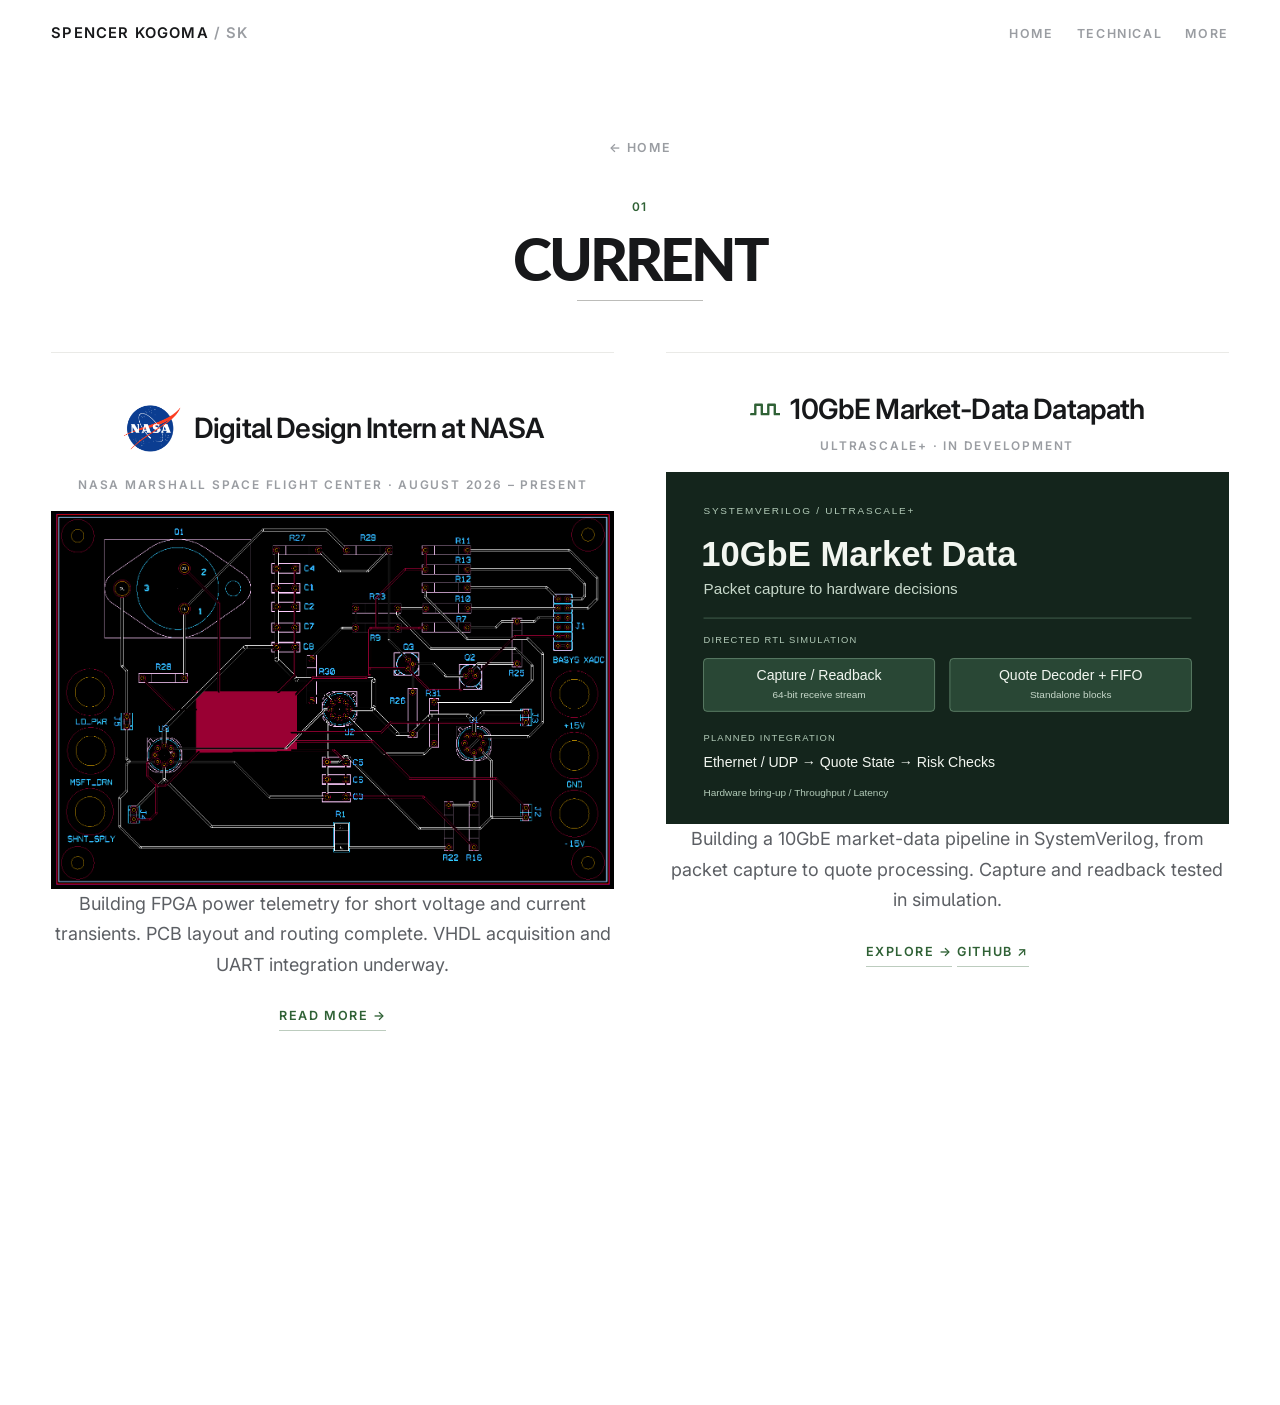
<file: current.html>
<!DOCTYPE html>
<html lang="en">
<head>
<meta charset="utf-8">
<meta name="viewport" content="width=device-width, initial-scale=1">
<title>Current / Spencer Kogoma</title>
<meta name="description" content="What Spencer Kogoma is working on right now.">
<meta name="theme-color" content="#ffffff">
<link rel="icon" href="data:image/svg+xml,%3Csvg xmlns='http://www.w3.org/2000/svg' viewBox='0 0 64 64'%3E%3Crect width='64' height='64' rx='16' fill='%232f6135'/%3E%3Ctext x='32' y='42' font-family='monospace' font-size='24' font-weight='700' fill='%23ffffff' text-anchor='middle'%3ESK%3C/text%3E%3C/svg%3E">
<link rel="preconnect" href="https://fonts.googleapis.com">
<link rel="preconnect" href="https://fonts.gstatic.com" crossorigin>
<link href="https://fonts.googleapis.com/css2?family=Inter:wght@400;500;600;700&family=Lato:wght@700;900&display=swap" rel="stylesheet">
<link rel="stylesheet" href="assets/site.css?v=20261024">
</head>
<body>
<div class="bar" aria-hidden="true"><span id="bar"></span></div>

<header class="head" id="head">
  <div class="shell head-in">
    <a href="index.html" class="mark">SPENCER KOGOMA <i>/ SK</i></a>
    <nav aria-label="Sections">
      <a href="index.html#home">Home</a>
      <a href="index.html#technical">Technical</a>
      <a href="index.html#more">More</a>
    </nav>
  </div>
</header>

<main>
  <section class="sec page-sec">
    <div class="shell">
      <a class="back" href="index.html">&larr; Home</a>
    </div>
  </section>

  <section class="sec sec-flush">
    <div class="shell">
      <div class="sec-head rv">
        <span class="label">01</span>
        <h2>Current</h2>
        <span class="line"></span>
      </div>

      <div class="now-grid">
        <article class="panel rv">
          <div class="panel-top">
            <h3 class="panel-org">
              <span class="experience-logos">
                <img class="nasa-mark" src="assets/nasa.png" alt="NASA" width="110" height="92">
              </span>
              Digital Design Intern at NASA
            </h3>
            <span class="label">NASA Marshall Space Flight Center &middot; August 2026 &ndash; Present</span>
          </div>
          <a class="project-visual" href="projects/power-telemetry.html"><img src="assets/projects/telemetry-routed-layout.webp" alt="Completed server telemetry PCB routing" width="1363" height="913" loading="lazy"></a>
          <p>Building FPGA power telemetry for short voltage and current transients.
            PCB layout and routing complete. VHDL acquisition and UART integration underway.</p>
          <a class="out" href="projects/power-telemetry.html">Read more &rarr;</a>
        </article>

        <article class="panel rv">
          <div class="panel-top">
            <h3 class="panel-org">
              <svg class="panel-mark panel-glyph" viewBox="0 0 26 16" aria-hidden="true">
                <path d="M1 12h3.5V4h5.5v8h5.5V4h5.5v8H26"/>
              </svg>
              10GbE Market-Data Datapath
            </h3>
            <span class="label">UltraScale+ &middot; In development</span>
          </div>
          <a class="project-visual" href="projects/faultline.html"><img src="assets/projects/faultline.svg?v=20261124" alt="10GbE market-data datapath architecture" width="960" height="600" loading="lazy"></a>
          <p>Building a 10GbE market-data pipeline in SystemVerilog, from packet
            capture to quote processing. Capture and readback tested in simulation.</p>
          <a class="out" href="projects/faultline.html">Explore &rarr;</a>
          <a class="out" href="https://github.com/spenchh/10GbE-FPGA-Datapath" target="_blank" rel="noopener noreferrer">GitHub &nearr;</a>
        </article>

        <article class="panel rv" id="sr1">
          <div class="panel-top"><h3>SR-1 NEA VHDL</h3><span class="label">NASA &middot; In progress</span></div>
          <p>Writing VHDL to arm and disable NEAs, with ADC current feedback for
            actuation confirmation.</p>
          <a class="out" href="https://www.microchip.com/en-us/development-tool/MPF300-EVAL-KIT" target="_blank" rel="noopener noreferrer">View the FPGA platform &nearr;</a>
        </article>
        <article class="panel rv">
          <div class="panel-top"><h3>Digital Design Onboarding</h3><span class="label">Northwestern &middot; Digital Design Lead</span></div>
          <p>Teaching SystemVerilog through RTL exercises, design reviews,
            and a six-week digital design curriculum.</p>
          <a class="out" href="https://github.com/Northwestern-Silicats/digital-design-onboarding" target="_blank" rel="noopener noreferrer">View the curriculum &nearr;</a>
        </article>
      </div>
    </div>
  </section>
</main>


<script src="assets/site.js?v=20261024"></script>
</body>
</html>
</file>
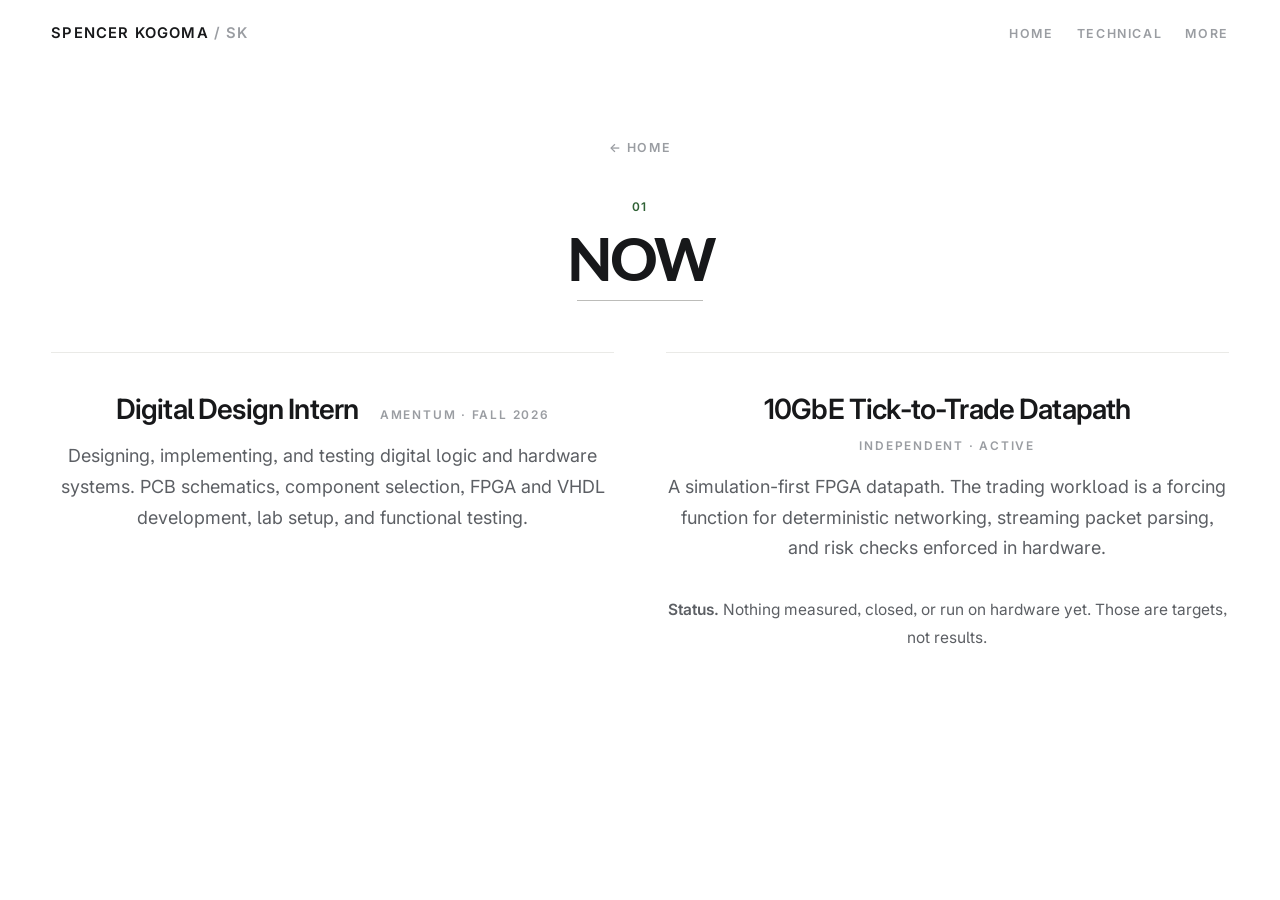
<file: now.html>
<!DOCTYPE html>
<html lang="en">
<head>
<meta charset="utf-8">
<meta name="viewport" content="width=device-width, initial-scale=1">
<title>Now &mdash; Spencer Kogoma</title>
<meta name="description" content="What Spencer Kogoma is working on right now.">
<meta name="theme-color" content="#ffffff">
<link rel="icon" href="data:image/svg+xml,%3Csvg xmlns='http://www.w3.org/2000/svg' viewBox='0 0 64 64'%3E%3Crect width='64' height='64' rx='16' fill='%232f6135'/%3E%3Ctext x='32' y='42' font-family='monospace' font-size='24' font-weight='700' fill='%23ffffff' text-anchor='middle'%3ESK%3C/text%3E%3C/svg%3E">
<link rel="preconnect" href="https://fonts.googleapis.com">
<link rel="preconnect" href="https://fonts.gstatic.com" crossorigin>
<link href="https://fonts.googleapis.com/css2?family=Inter:wght@400;500;600;700&family=Lato:wght@700;900&display=swap" rel="stylesheet">
<link rel="stylesheet" href="assets/site.css?v=c1059ff1">
</head>
<body>
<div class="bar" aria-hidden="true"><span id="bar"></span></div>

<header class="head" id="head">
  <div class="shell head-in">
    <a href="index.html" class="mark">SPENCER KOGOMA <i>/ SK</i></a>
    <nav aria-label="Sections">
      <a href="index.html#home">Home</a>
      <a href="index.html#technical">Technical</a>
      <a href="index.html#more">More</a>
    </nav>
  </div>
</header>

<main>
  <section class="sec page-sec">
    <div class="shell">
      <a class="back" href="index.html">&larr; Home</a>
    </div>
  </section>

  <section class="sec sec-flush">
    <div class="shell">
      <div class="sec-head rv">
        <span class="label">01</span>
        <h2>Now</h2>
        <span class="line"></span>
      </div>

      <div class="now-grid">
        <article class="panel rv">
          <div class="panel-top">
            <h3>Digital Design Intern</h3>
            <span class="label">Amentum &middot; Fall 2026</span>
          </div>
          <p>
            Designing, implementing, and testing digital logic and hardware systems.
            PCB schematics, component selection, FPGA and VHDL development, lab setup,
            and functional testing.
          </p>
        </article>

        <article class="panel rv">
          <div class="panel-top">
            <h3>10GbE Tick-to-Trade Datapath</h3>
            <span class="label">Independent &middot; Active</span>
          </div>
          <p>
            A simulation-first FPGA datapath. The trading workload is a forcing function
            for deterministic networking, streaming packet parsing, and risk checks
            enforced in hardware.
          </p>
          <p class="note">
            <b>Status.</b> Nothing measured, closed, or run on hardware yet. Those are
            targets, not results.
          </p>
        </article>
      </div>
    </div>
  </section>
</main>


<script src="assets/site.js?v=0563fbb9"></script>
</body>
</html>
</file>
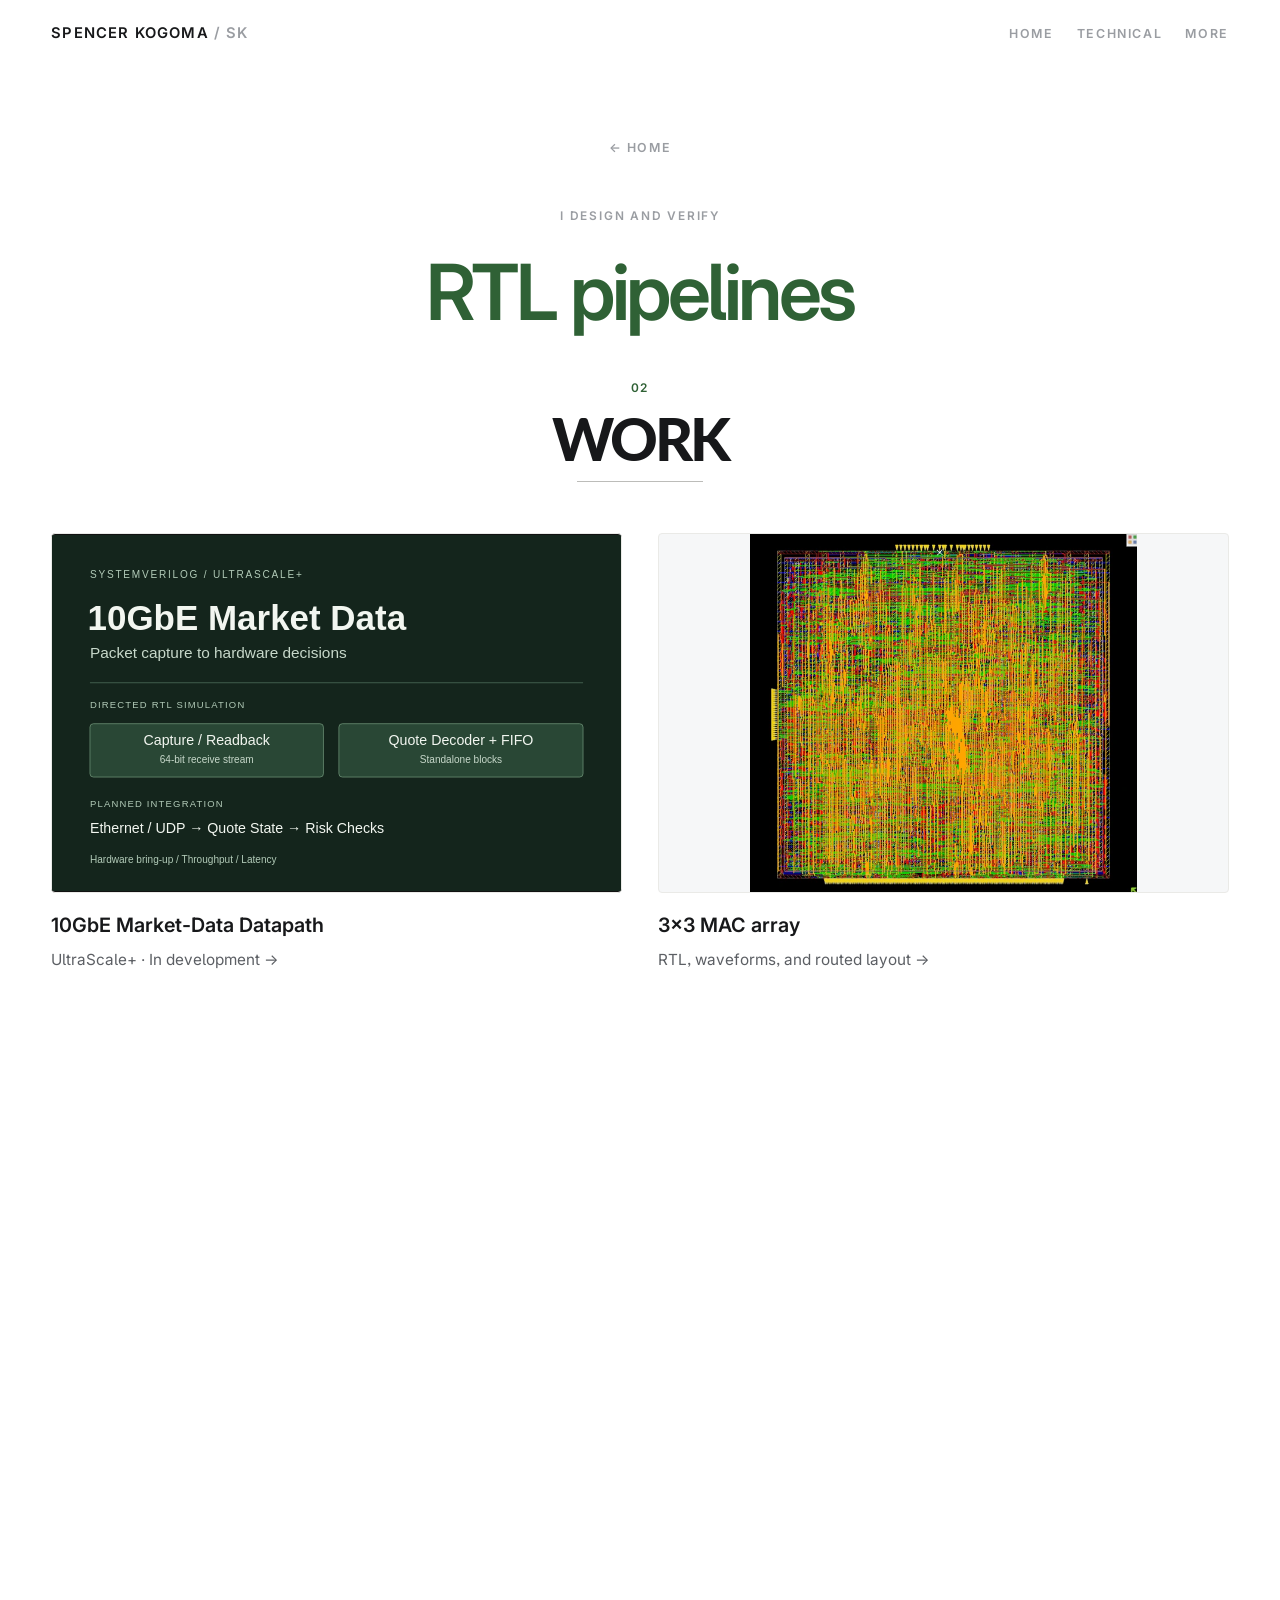
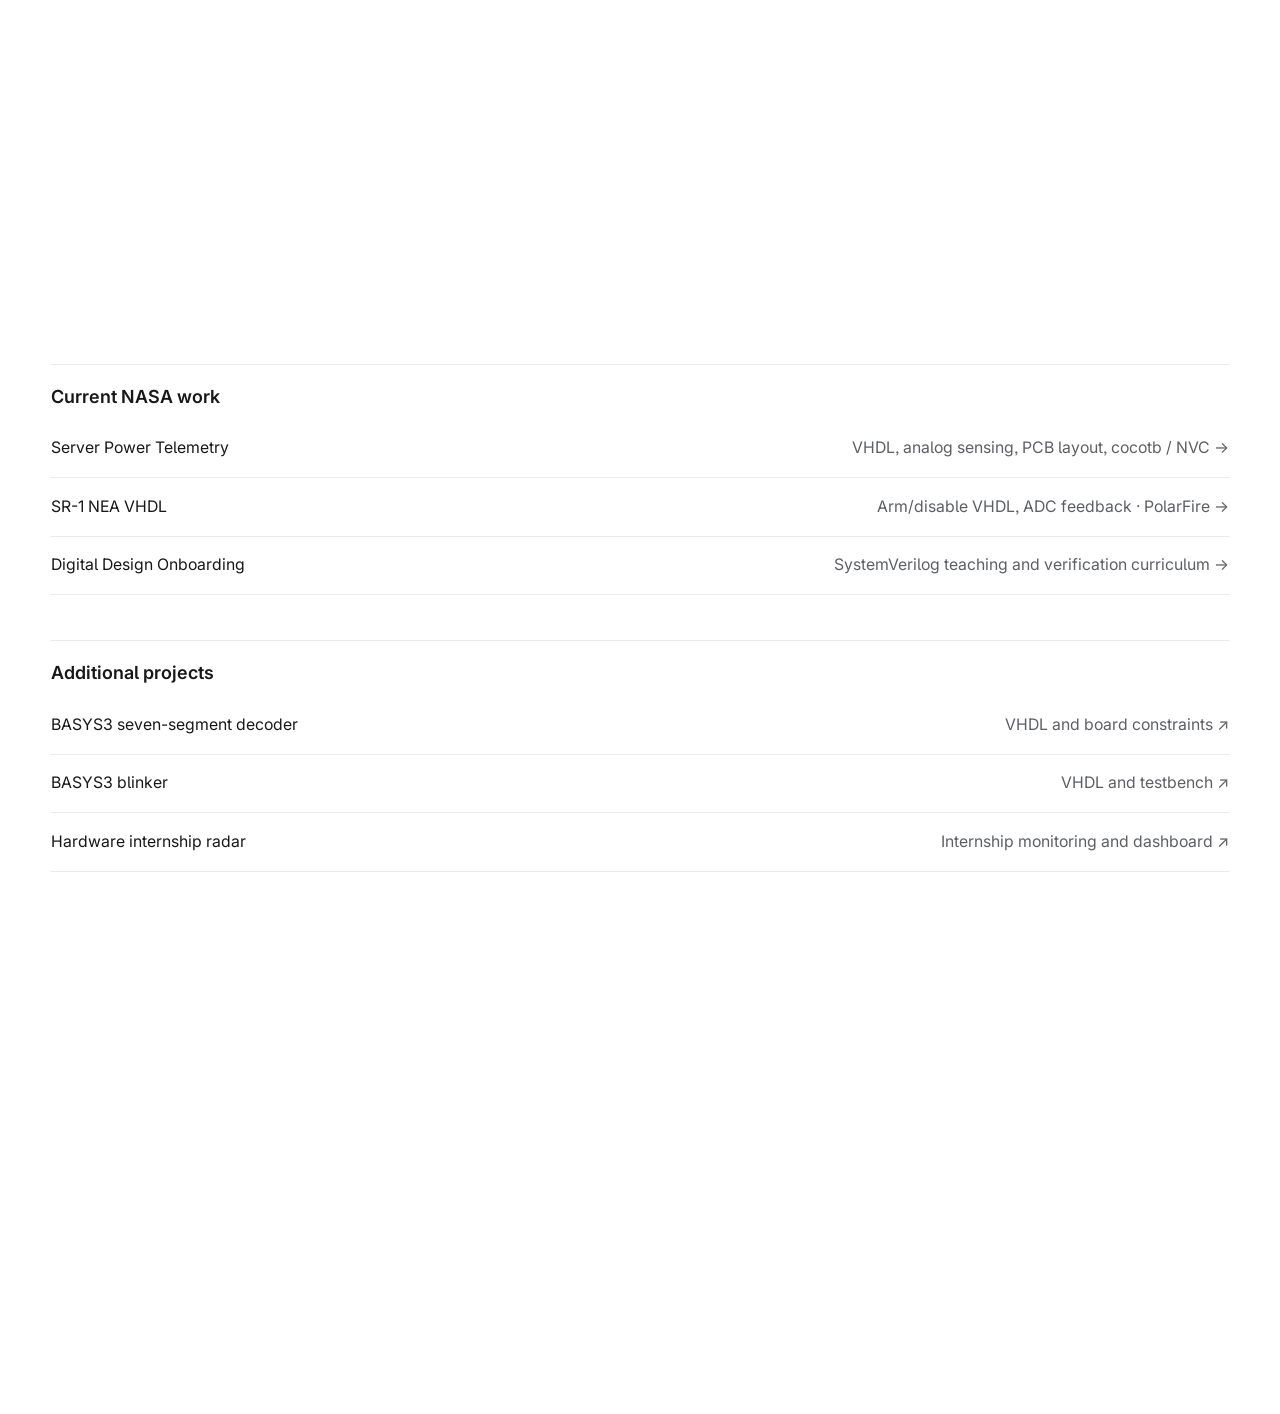
<file: work.html>
<!DOCTYPE html>
<html lang="en">
<head>
<meta charset="utf-8">
<meta name="viewport" content="width=device-width, initial-scale=1">
<title>Work / Spencer Kogoma</title>
<meta name="description" content="FPGA, RTL, and embedded projects by Spencer Kogoma.">
<meta name="theme-color" content="#ffffff">
<link rel="icon" href="data:image/svg+xml,%3Csvg xmlns='http://www.w3.org/2000/svg' viewBox='0 0 64 64'%3E%3Crect width='64' height='64' rx='16' fill='%232f6135'/%3E%3Ctext x='32' y='42' font-family='monospace' font-size='24' font-weight='700' fill='%23ffffff' text-anchor='middle'%3ESK%3C/text%3E%3C/svg%3E">
<link rel="preconnect" href="https://fonts.googleapis.com">
<link rel="preconnect" href="https://fonts.gstatic.com" crossorigin>
<link href="https://fonts.googleapis.com/css2?family=Inter:wght@400;500;600;700&family=Lato:wght@700;900&display=swap" rel="stylesheet">
<link rel="stylesheet" href="assets/site.css?v=20261024">
</head>
<body>
<div class="bar" aria-hidden="true"><span id="bar"></span></div>

<header class="head" id="head">
  <div class="shell head-in">
    <a href="index.html" class="mark">SPENCER KOGOMA <i>/ SK</i></a>
    <nav aria-label="Sections">
      <a href="index.html#home">Home</a>
      <a href="index.html#technical">Technical</a>
      <a href="index.html#more">More</a>
    </nav>
  </div>
</header>

<main>
  <section class="sec page-sec">
    <div class="shell">
      <a class="back" href="index.html">&larr; Home</a>
    </div>
  </section>

  <section class="sec page-intro">
    <div class="shell">
      <div class="band rv">
        <span class="label">I design and verify</span>
        <span class="rot" aria-label="FPGA hardware, RTL pipelines, and low-latency systems">
          <span class="rot-i" aria-hidden="true">
            <b data-off>FPGA hardware</b>
            <b data-off>RTL pipelines</b>
            <b data-off>low-latency systems</b>
          </span>
        </span>
      </div>
    </div>
  </section>

  <section class="sec sec-flush">
    <div class="shell">
      <div class="sec-head rv">
        <span class="label">02</span>
        <h2>Work</h2>
        <span class="line"></span>
      </div>

      <div class="work-previews rv" aria-label="Featured projects">
        <a class="work-preview" href="projects/faultline.html"><img src="assets/projects/faultline.svg?v=20261124" alt="10GbE market-data datapath architecture targeting UltraScale+" width="960" height="600"><span>10GbE Market-Data Datapath <small>UltraScale+ &middot; In development &rarr;</small></span></a>
        <a class="work-preview" href="projects/systolic-mac-array.html"><img src="assets/projects/mac-layout-thumb.webp" alt="Routed Innovus layout of my systolic MAC array" width="649" height="600"><span>3&times;3 MAC array <small>RTL, waveforms, and routed layout &rarr;</small></span></a>

      </div>
      <div class="rows rv">
        <a class="row-link" href="projects/faultline.html">
          <span class="n">01</span>
          <span class="row-body">
            <span class="row-title">10GbE Market-Data Datapath
              <span class="row-state">In development</span></span>
            <span class="row-desc">SystemVerilog packet capture, quote decoding, and a planned market-data processing pipeline.</span>
          </span>
          <span class="ar" aria-hidden="true">&rarr;</span>
        </a>
        <a class="row-link" href="projects/fpga-field-oriented-control.html">
          <span class="n">02</span>
          <span class="row-body">
            <span class="row-title">FPGA-Based Field-Oriented Control
              <span class="row-state is-done">RTL verified</span></span>
            <span class="row-desc">Q1.15 motor-control RTL targeting Cora Z7; 13 self-checking testbenches passing.</span>
          </span>
          <span class="ar" aria-hidden="true">&rarr;</span>
        </a>
        <a class="row-link" href="projects/rear-vision-system.html">
          <span class="n">03</span>
          <span class="row-body">
            <span class="row-title">Rear-Vision Camera and Display
              <span class="row-state is-done">Completed</span></span>
            <span class="row-desc">A rear-vision video pipeline for a solar race vehicle, chosen by a six-candidate trade study.</span>
          </span>
          <span class="ar" aria-hidden="true">&rarr;</span>
        </a>
        <a class="row-link" href="projects/systolic-mac-array.html">
          <span class="n">04</span><span class="row-body">
          <span class="row-title">3&times;3 Systolic MAC Array<span class="row-state is-done">RTL to layout</span></span>
          <span class="row-desc">Nine PEs, signed arithmetic, and routed 45 nm layout meeting a 500 MHz constraint.</span>
          </span><span class="ar" aria-hidden="true">&rarr;</span></a>
        <a class="row-link" href="projects/median-pixel-filter.html">
          <span class="n">05</span><span class="row-body">
          <span class="row-title">Streaming RGB Median Filter<span class="row-state is-done">RTL + testbench</span></span>
          <span class="row-desc">A 2&times;2 pixel filter with CSV reference checks for the NU Silicon Initiative.</span>
          </span><span class="ar" aria-hidden="true">&rarr;</span></a>
      </div>
      <div class="small-projects">
        <h3>Current NASA work</h3>
        <a href="projects/power-telemetry.html"><span>Server Power Telemetry</span><span>VHDL, analog sensing, PCB layout, cocotb / NVC &rarr;</span></a>
        <a href="current.html#sr1"><span>SR-1 NEA VHDL</span><span>Arm/disable VHDL, ADC feedback &middot; PolarFire &rarr;</span></a>
        <a href="background.html"><span>Digital Design Onboarding</span><span>SystemVerilog teaching and verification curriculum &rarr;</span></a>
      </div>
      <div class="small-projects">
        <h3>Additional projects</h3>
        <a href="https://github.com/spenchh/7seg-decoder" target="_blank" rel="noopener noreferrer"><span>BASYS3 seven-segment decoder</span><span>VHDL and board constraints &nearr;</span></a>
        <a href="https://github.com/spenchh/BASYS3-Blinker" target="_blank" rel="noopener noreferrer"><span>BASYS3 blinker</span><span>VHDL and testbench &nearr;</span></a>
        <a href="https://github.com/spenchh/intern-radar" target="_blank" rel="noopener noreferrer"><span>Hardware internship radar</span><span>Internship monitoring and dashboard &nearr;</span></a>
      </div>
    </div>
    <div class="shell">
      <div class="sec-head rv">
        <span class="label">03</span>
        <h2>Stack</h2>
        <span class="line"></span>
      </div>

      <div class="stack rv">
        <div>
          <h3>RTL and verification</h3>
          <ul>
            <li>SystemVerilog</li>
            <li>Verilog</li>
            <li>VHDL</li>
            <li>NVC</li>
            <li>RTL design</li>
            <li>Testbenches</li>
            <li>cocotb</li>
            <li>Waveform debug</li>
          </ul>
        </div>
        <div>
          <h3>FPGA, SoC, ASIC flow</h3>
          <ul>
            <li>Cora Z7 / Zynq-7000</li>
            <li>VCU118 / UltraScale+</li>
            <li>AXI-Lite</li>
            <li>Vivado</li>
            <li>Xcelium</li>
            <li>Genus</li>
            <li>Innovus</li>
          </ul>
        </div>
        <div>
          <h3>Hardware and embedded</h3>
          <ul>
            <li>Altium / PCB</li>
            <li>CAN and SPI</li>
            <li>DroneCAN</li>
            <li>Python</li>
            <li>C++</li>
            <li>Linux</li>
          </ul>
        </div>
      </div>
    </div>
  </section>
</main>


<script src="assets/site.js?v=20261024"></script>
</body>
</html>
</file>
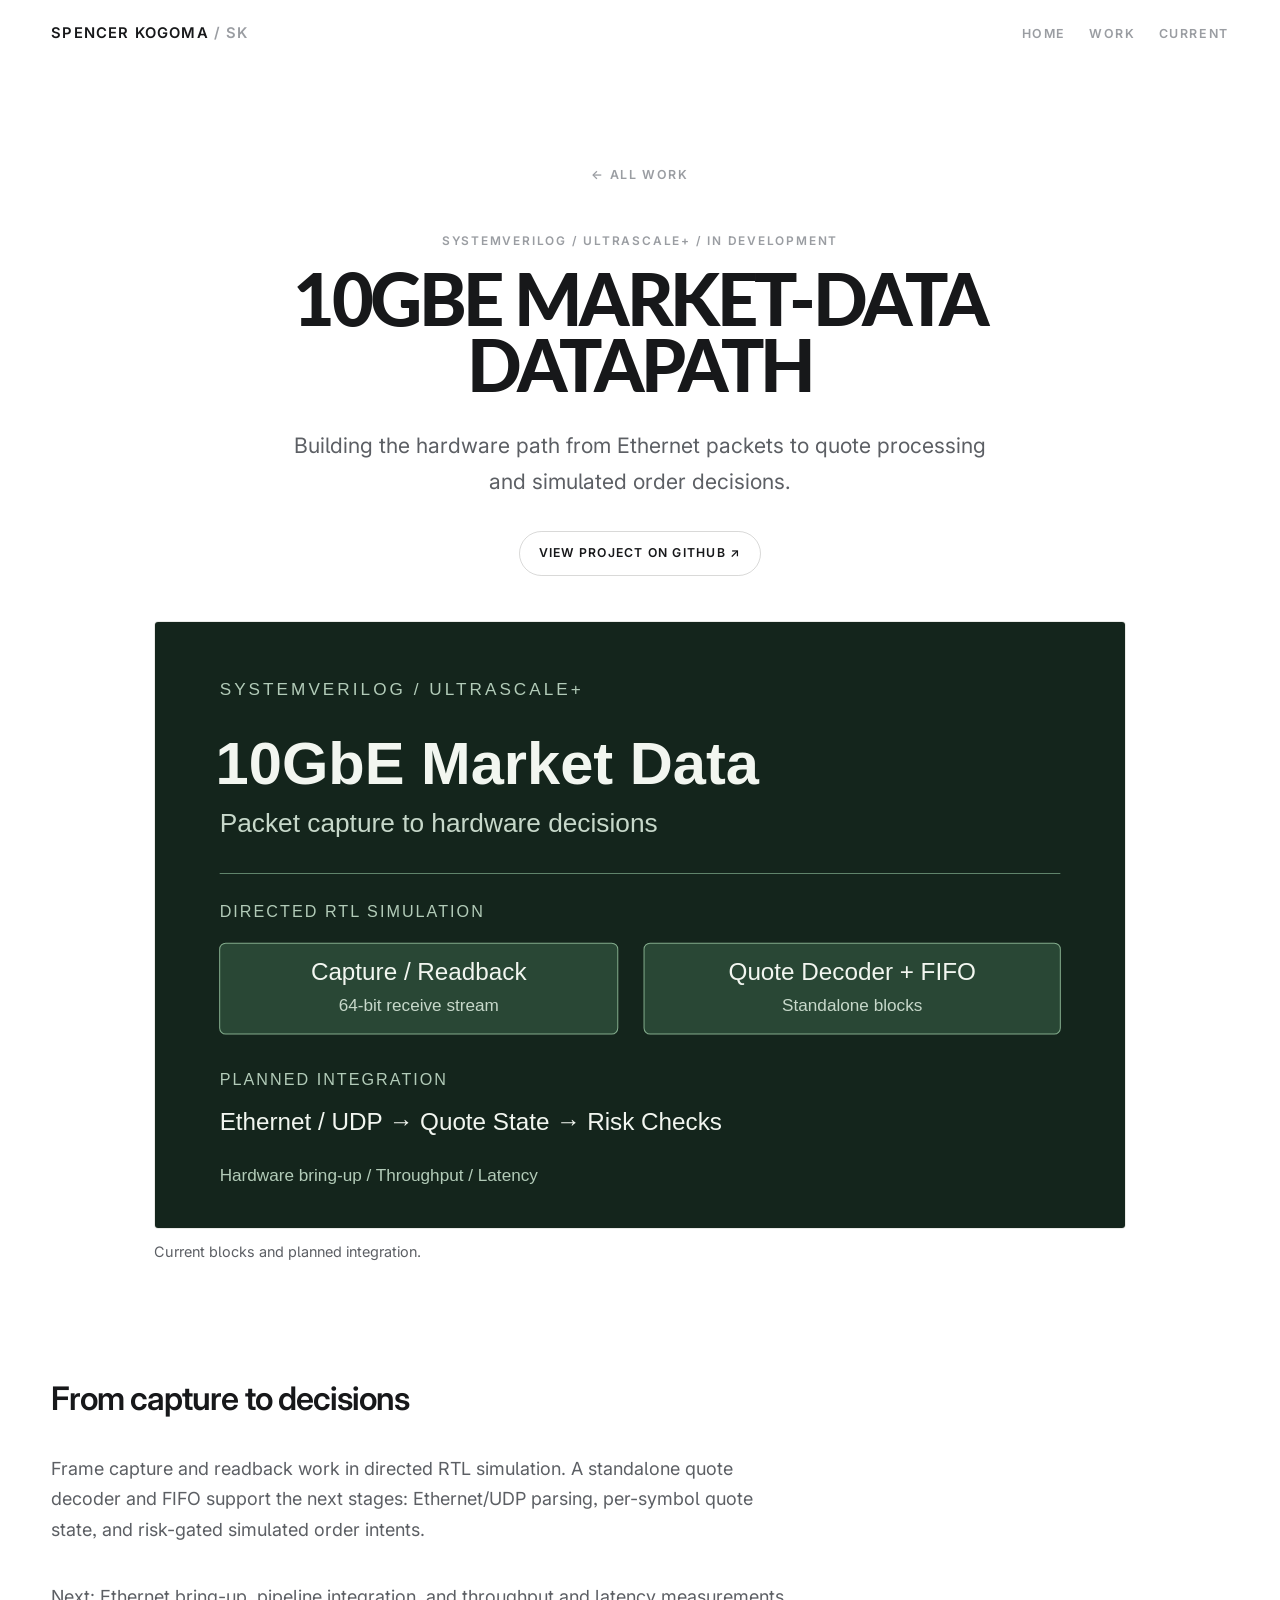
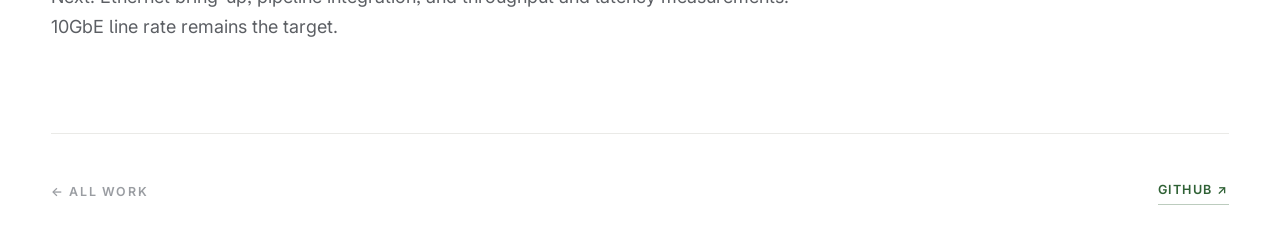
<file: projects/faultline.html>
<!DOCTYPE html>
<html lang="en">
<head>
<meta charset="utf-8">
<meta name="viewport" content="width=device-width, initial-scale=1">
<title>10GbE Market-Data Datapath / Spencer Kogoma</title>
<meta name="description" content="SystemVerilog 10GbE market-data datapath targeting UltraScale+: packet capture, quote decoding, and hardware pipeline development.">
<meta name="author" content="Spencer Kogoma">
<meta name="theme-color" content="#ffffff">
<meta property="og:title" content="10GbE Market-Data Datapath">
<meta property="og:description" content="SystemVerilog 10GbE market-data datapath targeting UltraScale+: packet capture, quote decoding, and hardware pipeline development.">
<link rel="preconnect" href="https://fonts.googleapis.com">
<link rel="preconnect" href="https://fonts.gstatic.com" crossorigin>
<link href="https://fonts.googleapis.com/css2?family=Inter:wght@400;500;600;700&family=Lato:wght@700;900&display=swap" rel="stylesheet">
<link rel="stylesheet" href="../assets/site.css?v=20261024">
</head>
<body>
<div class="bar" aria-hidden="true"><span id="bar"></span></div>
<header class="head" id="head"><div class="shell head-in">
  <a href="../index.html" class="mark">SPENCER KOGOMA <i>/ SK</i></a>
  <nav aria-label="Sections"><a href="../index.html#home">Home</a><a href="../work.html">Work</a><a href="../current.html">Current</a></nav>
</div></header>
<main>
<section class="ph"><div class="shell">
  <a class="back" href="../work.html">&larr; All work</a>
  <span class="label">SystemVerilog / UltraScale+ / In development</span>
  <h1>10GbE Market-Data<br>Datapath</h1>
  <p class="sub">Building the hardware path from Ethernet packets to quote processing
  and simulated order decisions.</p>
  <div class="ph-cta"><a class="gh" href="https://github.com/spenchh/10GbE-FPGA-Datapath" target="_blank" rel="noopener noreferrer">View project on GitHub &nearr;</a></div>
  <figure class="project-visual lead-visual"><a href="../assets/projects/faultline.svg?v=20261124" data-image-viewer><img src="../assets/projects/faultline.svg?v=20261124" alt="10GbE datapath: packet capture and readback tested in simulation; parsing, quote state, and risk checks planned." width="960" height="600"></a><figcaption>Current blocks and planned integration.</figcaption></figure>
</div></section>
<section class="sec sec-flush"><div class="shell"><div class="prose">
  <h2>From capture to decisions</h2>
  <p>Frame capture and readback work in directed RTL simulation. A standalone quote
  decoder and FIFO support the next stages: Ethernet/UDP parsing, per-symbol quote
  state, and risk-gated simulated order intents.</p>
  <p>Next: Ethernet bring-up, pipeline integration, and throughput and latency
  measurements. 10GbE line rate remains the target.</p>
</div></div></section>
<div class="shell"><div class="pager"><a class="back" href="../work.html">&larr; All work</a><a class="out" href="https://github.com/spenchh/10GbE-FPGA-Datapath" target="_blank" rel="noopener noreferrer">GitHub &nearr;</a></div></div>
</main>
<script src="../assets/site.js?v=20261024"></script>
</body>
</html>
</file>
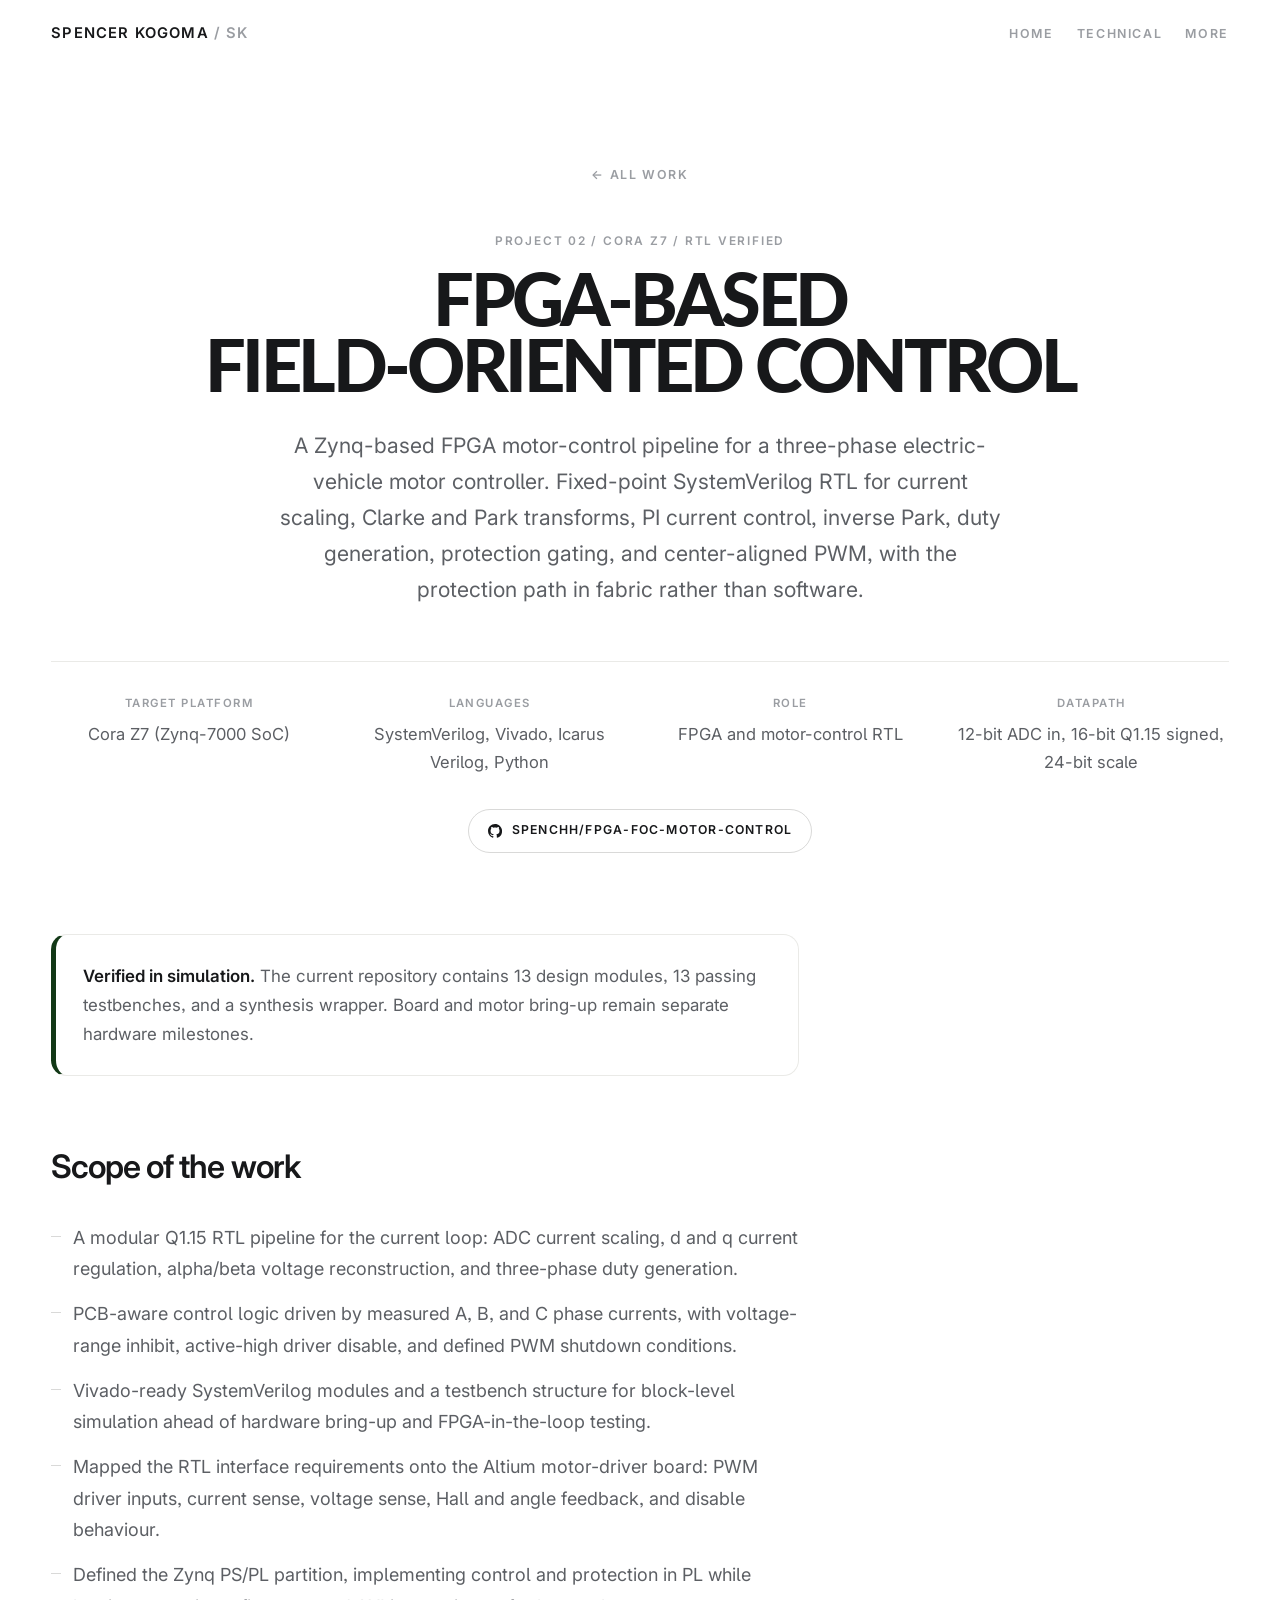
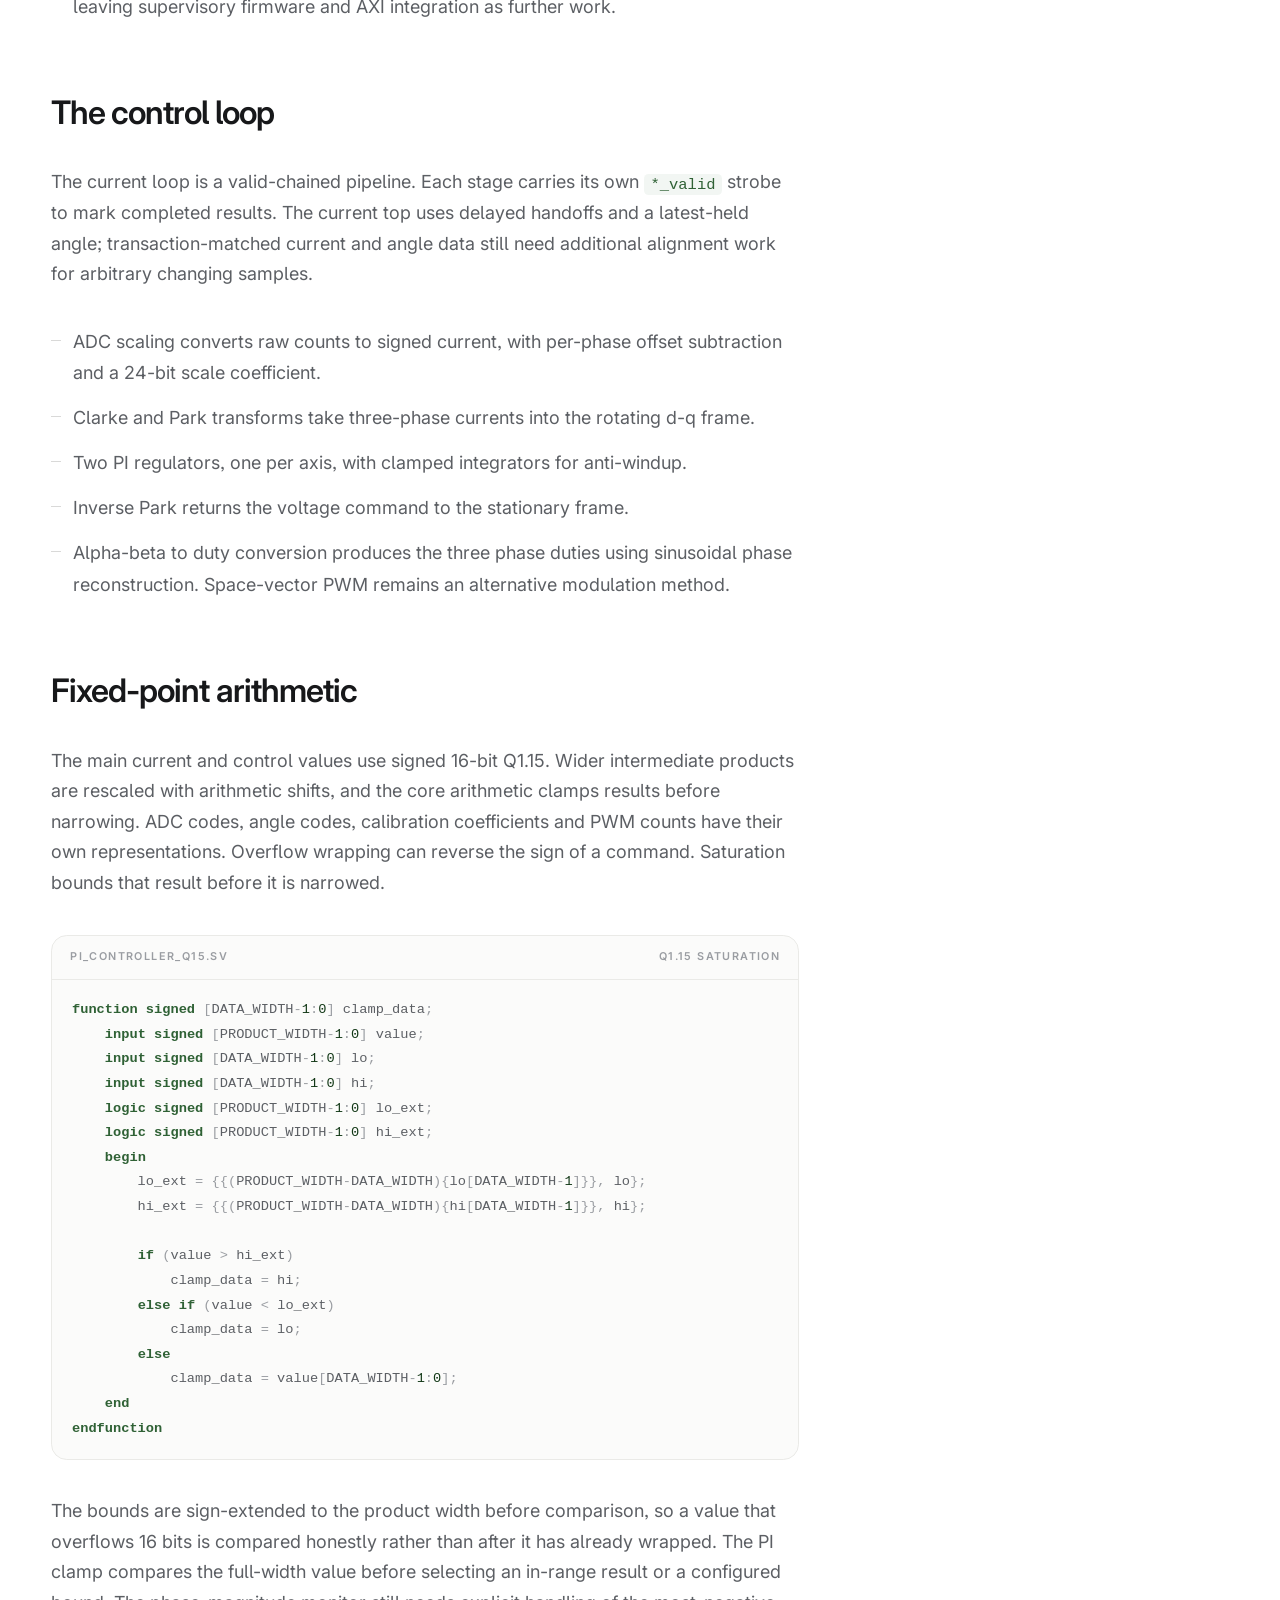
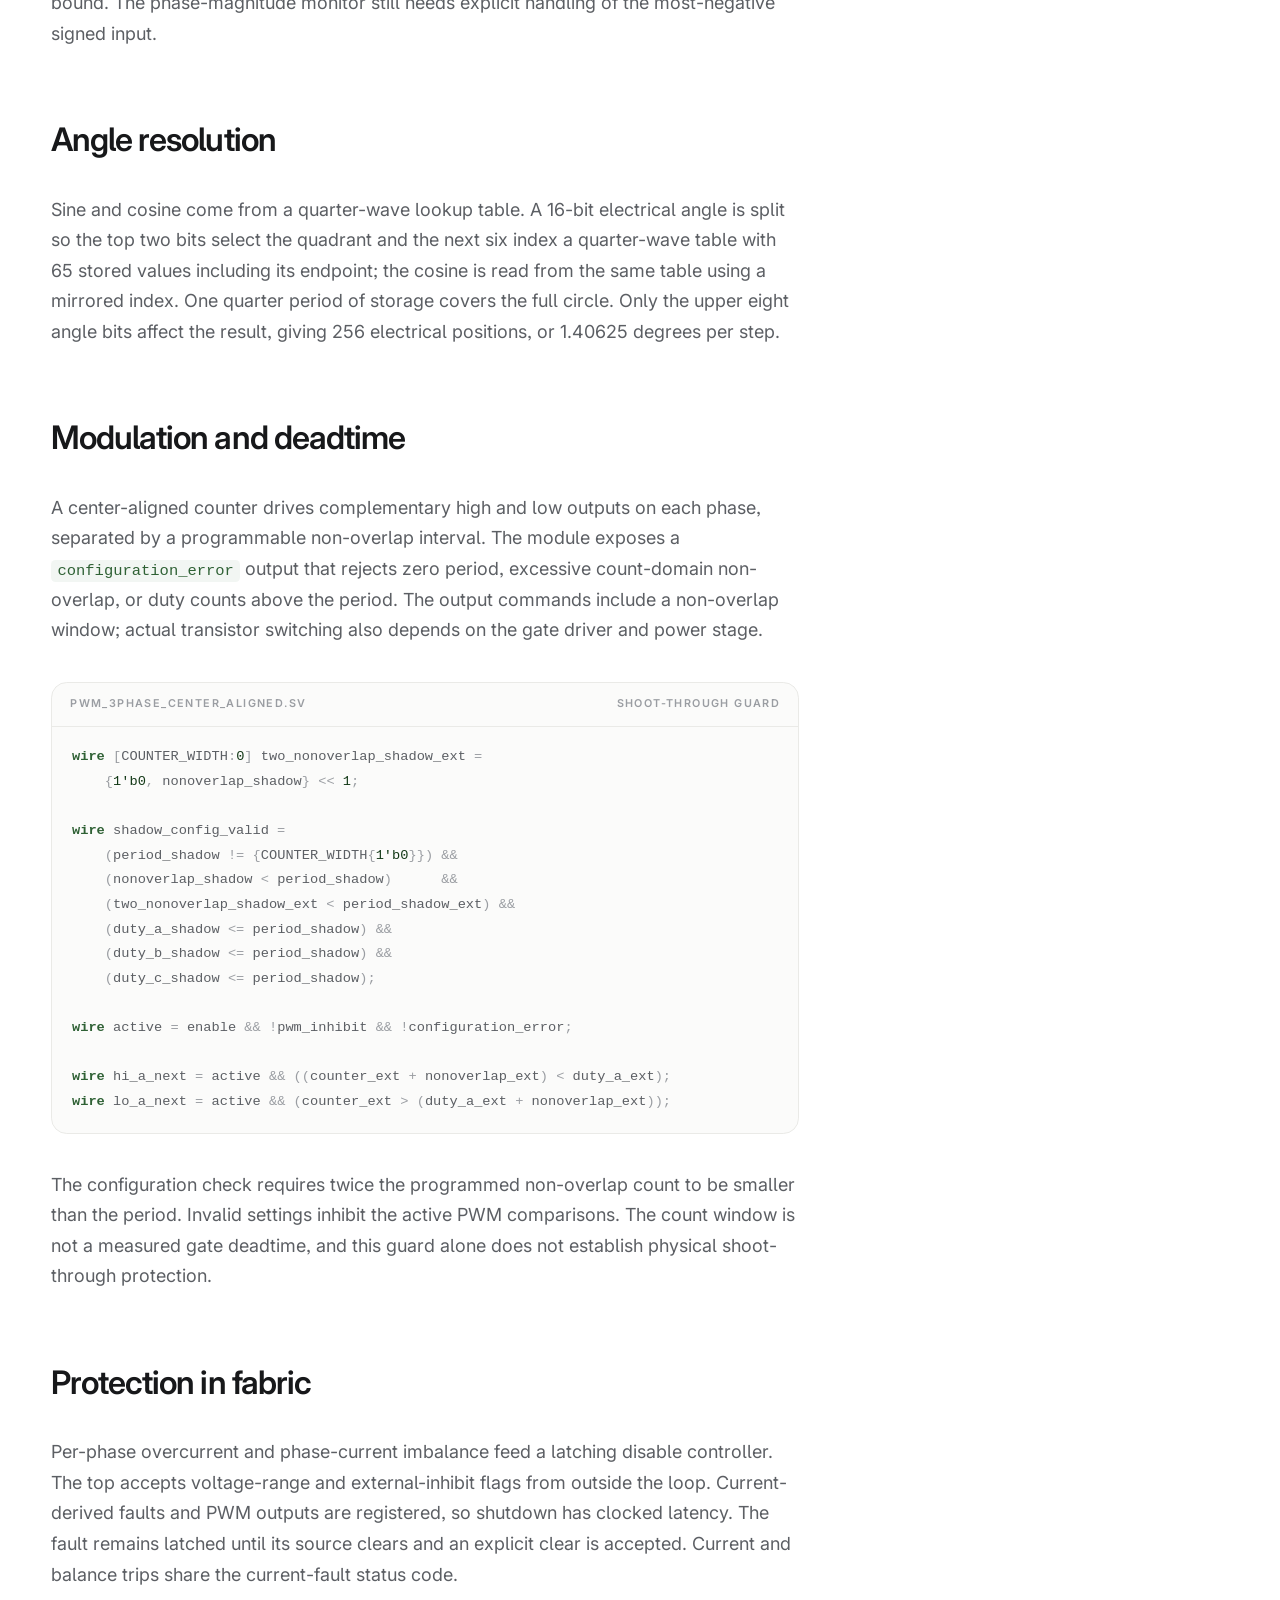
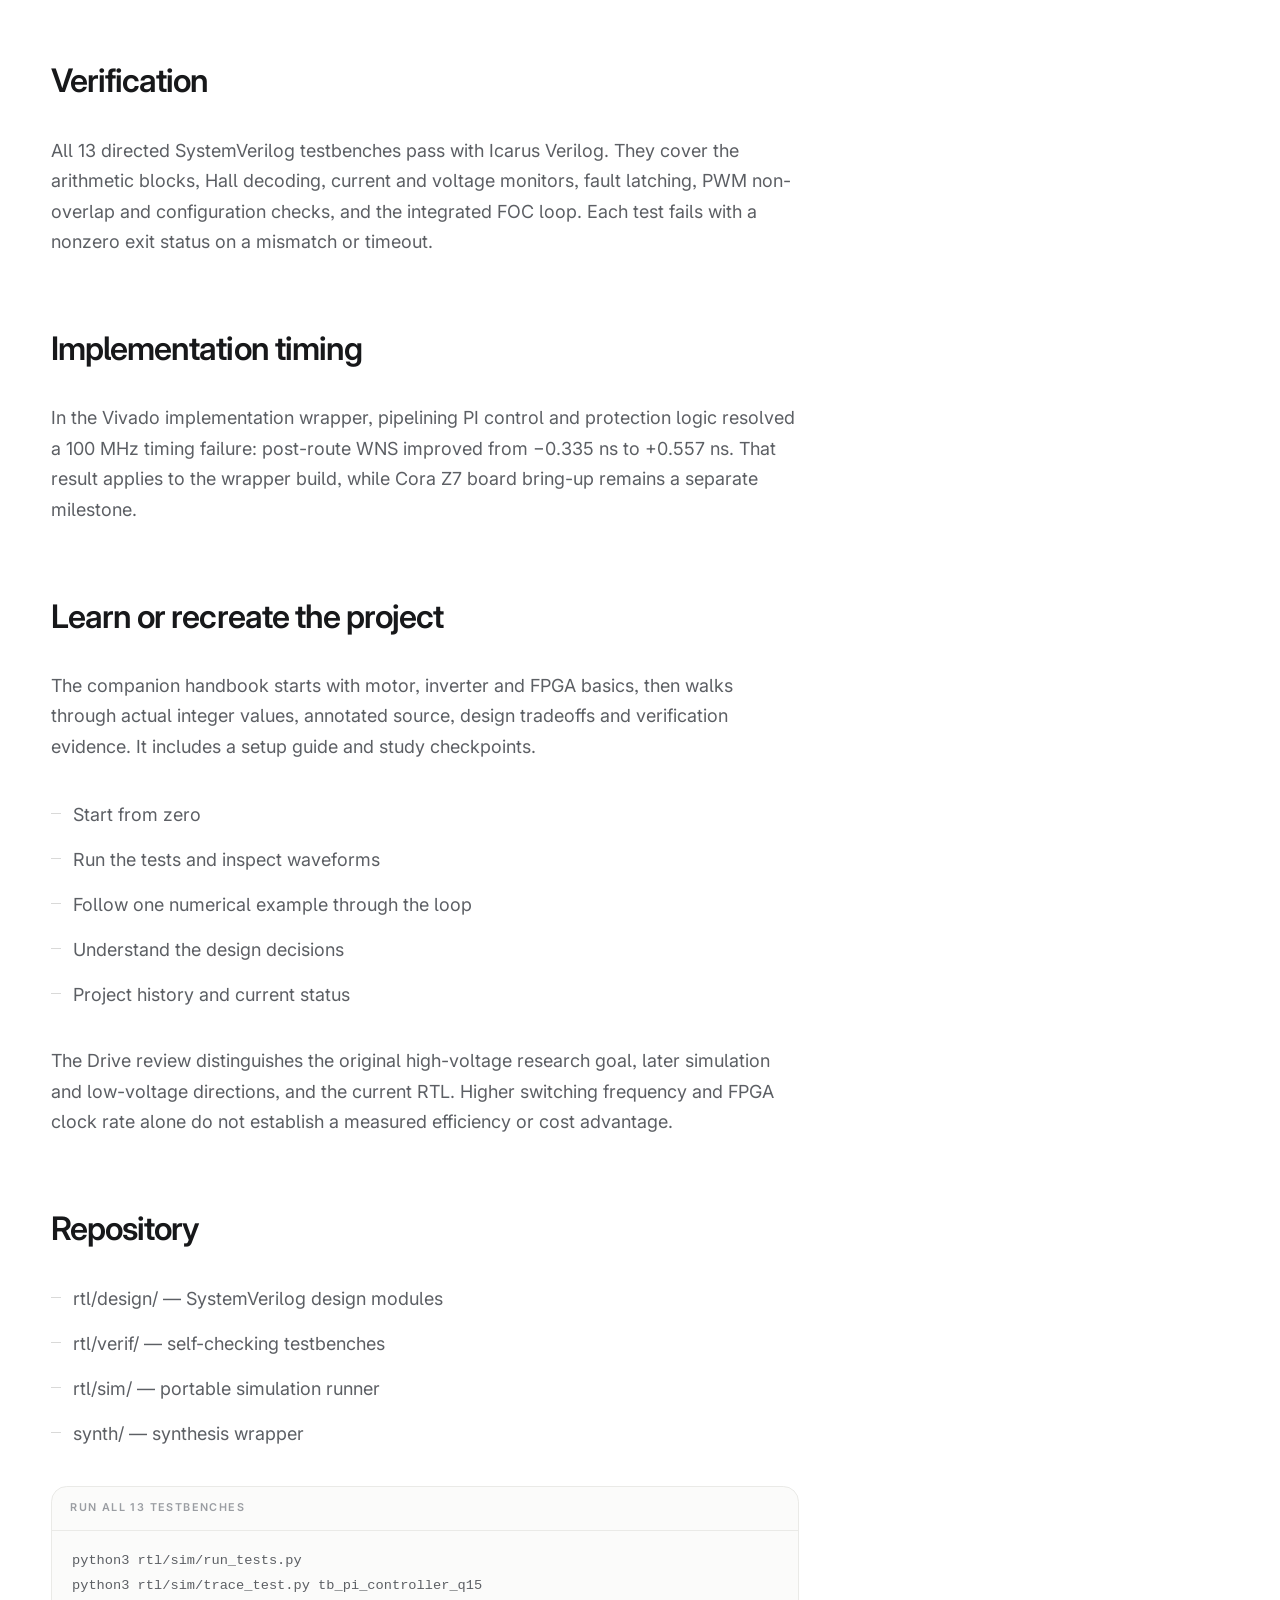
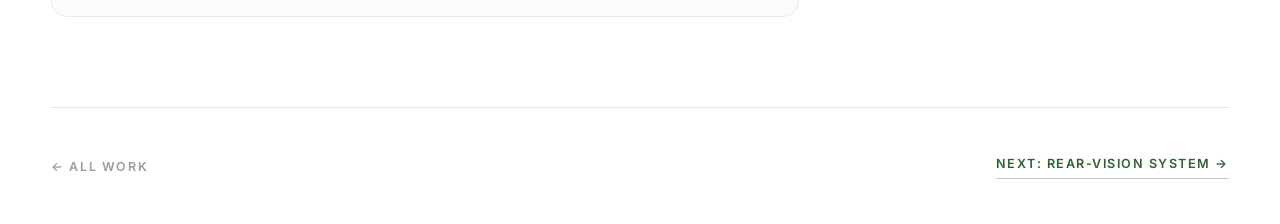
<file: projects/fpga-field-oriented-control.html>
<!DOCTYPE html>
<html lang="en">
<head>
<meta charset="utf-8">
<meta name="viewport" content="width=device-width, initial-scale=1">
<title>FPGA-Based Field-Oriented Control / Spencer Kogoma</title>
<meta name="description" content="A pipelined Q1.15 field-oriented motor control loop in SystemVerilog targeting a Cora Z7 (Zynq-7000 SoC), with the protection path enforced in hardware.">
<meta name="author" content="Spencer Kogoma">
<meta name="theme-color" content="#ffffff">
<meta property="og:title" content="FPGA-Based Field-Oriented Control">
<meta property="og:description" content="A pipelined Q1.15 field-oriented motor control loop in SystemVerilog targeting a Cora Z7 (Zynq-7000 SoC), with the protection path enforced in hardware.">
<meta property="og:type" content="article">
<link rel="icon" href="data:image/svg+xml,%3Csvg xmlns='http://www.w3.org/2000/svg' viewBox='0 0 64 64'%3E%3Crect width='64' height='64' rx='16' fill='%232f6135'/%3E%3Ctext x='32' y='42' font-family='monospace' font-size='24' font-weight='700' fill='%23ffffff' text-anchor='middle'%3ESK%3C/text%3E%3C/svg%3E">
<link rel="preconnect" href="https://fonts.googleapis.com">
<link rel="preconnect" href="https://fonts.gstatic.com" crossorigin>
<link href="https://fonts.googleapis.com/css2?family=Inter:wght@400;500;600;700&family=Lato:wght@700;900&display=swap" rel="stylesheet">
<link rel="stylesheet" href="../assets/site.css?v=20261024">
</head>
<body>
<div class="bar" aria-hidden="true"><span id="bar"></span></div>

<header class="head" id="head">
  <div class="shell head-in">
    <a href="../index.html" class="mark">SPENCER KOGOMA <i>/ SK</i></a>
    <nav aria-label="Sections">
      <a href="../index.html#home">Home</a>
      <a href="../index.html#technical">Technical</a>
      <a href="../index.html#more">More</a>
    </nav>
  </div>
</header>

<main>
  <section class="ph">
    <div class="shell">
      <a class="back" href="../work.html">&larr; All work</a>
      <span class="label">Project 02 / Cora Z7 / RTL verified</span>
      <h1>FPGA-Based<br>Field-Oriented Control</h1>
      <p class="sub">A Zynq-based FPGA motor-control pipeline for a three-phase electric-vehicle
        motor controller. Fixed-point SystemVerilog RTL for current scaling, Clarke and Park
        transforms, PI current control, inverse Park, duty generation, protection gating, and
        center-aligned PWM, with the protection path in fabric rather than software.</p>
      <dl class="facts">
        <div><dt>Target platform</dt><dd>Cora Z7 (Zynq-7000 SoC)</dd></div>
        <div><dt>Languages</dt><dd>SystemVerilog, Vivado, Icarus Verilog, Python</dd></div>
        <div><dt>Role</dt><dd>FPGA and motor-control RTL</dd></div>
        <div><dt>Datapath</dt><dd>12-bit ADC in, 16-bit Q1.15 signed, 24-bit scale</dd></div>
      </dl>

      <div class="ph-cta">
          <a class="gh" href="https://github.com/spenchh/FPGA-foc-motor-control" target="_blank" rel="noopener noreferrer">
          <svg viewBox="0 0 16 16" aria-hidden="true"><path d="M8 0C3.58 0 0 3.58 0 8c0 3.54 2.29 6.53 5.47 7.59.4.07.55-.17.55-.38 0-.19-.01-.82-.01-1.49-2.01.37-2.53-.49-2.69-.94-.09-.23-.48-.94-.82-1.13-.28-.15-.68-.52-.01-.53.63-.01 1.08.58 1.23.82.72 1.21 1.87.87 2.33.66.07-.52.28-.87.51-1.07-1.78-.2-3.64-.89-3.64-3.95 0-.87.31-1.59.82-2.15-.08-.2-.36-1.02.08-2.12 0 0 .67-.21 2.2.82.64-.18 1.32-.27 2-.27s1.36.09 2 .27c1.53-1.04 2.2-.82 2.2-.82.44 1.1.16 1.92.08 2.12.51.56.82 1.27.82 2.15 0 3.07-1.87 3.75-3.65 3.95.29.25.54.73.54 1.48 0 1.07-.01 1.93-.01 2.2 0 .21.15.46.55.38A8.01 8.01 0 0 0 16 8c0-4.42-3.58-8-8-8z"/></svg>
          spenchh/FPGA-foc-motor-control
          </a>
      </div>
    </div>
  </section>

  <section class="sec sec-flush">
    <div class="shell">
      <div class="prose">
        <div class="callout"><p><strong>Verified in simulation.</strong> The current repository
          contains 13 design modules, 13 passing testbenches, and a synthesis wrapper.
          Board and motor bring-up remain separate hardware milestones.</p></div>

        <h2>Scope of the work</h2>
        <ul>
          <li>A modular Q1.15 RTL pipeline for the current loop: ADC current scaling, d and q current regulation, alpha/beta voltage reconstruction, and three-phase duty generation.</li>
          <li>PCB-aware control logic driven by measured A, B, and C phase currents, with voltage-range inhibit, active-high driver disable, and defined PWM shutdown conditions.</li>
          <li>Vivado-ready SystemVerilog modules and a testbench structure for block-level simulation ahead of hardware bring-up and FPGA-in-the-loop testing.</li>
          <li>Mapped the RTL interface requirements onto the Altium motor-driver board: PWM driver inputs, current sense, voltage sense, Hall and angle feedback, and disable behaviour.</li>
          <li>Defined the Zynq PS/PL partition, implementing control and protection in PL while leaving supervisory firmware and AXI integration as further work.</li>
        </ul>

        <h2>The control loop</h2>
        <p>
          The current loop is a valid-chained pipeline. Each stage carries its own
          <code>*_valid</code> strobe to mark completed results. The current top uses delayed handoffs and a latest-held angle; transaction-matched current and angle data still need additional alignment work for arbitrary changing samples.
        </p>
        <ul>
          <li>ADC scaling converts raw counts to signed current, with per-phase offset subtraction and a 24-bit scale coefficient.</li>
          <li>Clarke and Park transforms take three-phase currents into the rotating d-q frame.</li>
          <li>Two PI regulators, one per axis, with clamped integrators for anti-windup.</li>
          <li>Inverse Park returns the voltage command to the stationary frame.</li>
          <li>Alpha-beta to duty conversion produces the three phase duties using sinusoidal phase reconstruction. Space-vector PWM remains an alternative modulation method.</li>
        </ul>

        <h2>Fixed-point arithmetic</h2>
        <p>
          The main current and control values use signed 16-bit Q1.15. Wider intermediate products are rescaled with arithmetic shifts, and the core arithmetic clamps results before narrowing. ADC codes, angle codes, calibration coefficients and PWM counts have their own representations. Overflow wrapping can reverse the sign of a command. Saturation bounds that result before it is narrowed.
        </p>

        <figure class="code">
          <figcaption>
            <span>pi_controller_q15.sv</span>
            <span>Q1.15 saturation</span>
          </figcaption>
          <pre><code><span class="tk">function</span> <span class="tk">signed</span> <span class="tp">[</span>DATA_WIDTH<span class="tp">-</span><span class="tn">1</span><span class="tp">:</span><span class="tn">0</span><span class="tp">]</span> clamp_data<span class="tp">;</span>
    <span class="tk">input</span> <span class="tk">signed</span> <span class="tp">[</span>PRODUCT_WIDTH<span class="tp">-</span><span class="tn">1</span><span class="tp">:</span><span class="tn">0</span><span class="tp">]</span> value<span class="tp">;</span>
    <span class="tk">input</span> <span class="tk">signed</span> <span class="tp">[</span>DATA_WIDTH<span class="tp">-</span><span class="tn">1</span><span class="tp">:</span><span class="tn">0</span><span class="tp">]</span> lo<span class="tp">;</span>
    <span class="tk">input</span> <span class="tk">signed</span> <span class="tp">[</span>DATA_WIDTH<span class="tp">-</span><span class="tn">1</span><span class="tp">:</span><span class="tn">0</span><span class="tp">]</span> hi<span class="tp">;</span>
    <span class="tk">logic</span> <span class="tk">signed</span> <span class="tp">[</span>PRODUCT_WIDTH<span class="tp">-</span><span class="tn">1</span><span class="tp">:</span><span class="tn">0</span><span class="tp">]</span> lo_ext<span class="tp">;</span>
    <span class="tk">logic</span> <span class="tk">signed</span> <span class="tp">[</span>PRODUCT_WIDTH<span class="tp">-</span><span class="tn">1</span><span class="tp">:</span><span class="tn">0</span><span class="tp">]</span> hi_ext<span class="tp">;</span>
    <span class="tk">begin</span>
        lo_ext <span class="tp">=</span> <span class="tp">{{(</span>PRODUCT_WIDTH<span class="tp">-</span>DATA_WIDTH<span class="tp">){</span>lo<span class="tp">[</span>DATA_WIDTH<span class="tp">-</span><span class="tn">1</span><span class="tp">]}},</span> lo<span class="tp">};</span>
        hi_ext <span class="tp">=</span> <span class="tp">{{(</span>PRODUCT_WIDTH<span class="tp">-</span>DATA_WIDTH<span class="tp">){</span>hi<span class="tp">[</span>DATA_WIDTH<span class="tp">-</span><span class="tn">1</span><span class="tp">]}},</span> hi<span class="tp">};</span>

        <span class="tk">if</span> <span class="tp">(</span>value <span class="tp">&gt;</span> hi_ext<span class="tp">)</span>
            clamp_data <span class="tp">=</span> hi<span class="tp">;</span>
        <span class="tk">else</span> <span class="tk">if</span> <span class="tp">(</span>value <span class="tp">&lt;</span> lo_ext<span class="tp">)</span>
            clamp_data <span class="tp">=</span> lo<span class="tp">;</span>
        <span class="tk">else</span>
            clamp_data <span class="tp">=</span> value<span class="tp">[</span>DATA_WIDTH<span class="tp">-</span><span class="tn">1</span><span class="tp">:</span><span class="tn">0</span><span class="tp">];</span>
    <span class="tk">end</span>
<span class="tk">endfunction</span></code></pre>
        </figure>

        <p>
          The bounds are sign-extended to the product width before comparison, so a
          value that overflows 16 bits is compared honestly rather than after it has
          already wrapped. The PI clamp compares the full-width value before selecting an in-range result or a configured bound. The phase-magnitude monitor still needs explicit handling of the most-negative signed input.
        </p>

        <h2>Angle resolution</h2>
        <p>
          Sine and cosine come from a quarter-wave lookup table. A 16-bit electrical
          angle is split so the top two bits select the quadrant and the next six
          index a quarter-wave table with 65 stored values including its endpoint; the cosine is read from the same table using
          a mirrored index. One quarter period of storage covers the full circle. Only the upper eight angle bits affect the result, giving 256 electrical positions, or 1.40625 degrees per step.
        </p>

        <h2>Modulation and deadtime</h2>
        <p>
          A center-aligned counter drives complementary high and low outputs on each
          phase, separated by a programmable non-overlap interval. The module exposes a
          <code>configuration_error</code> output that rejects zero period, excessive count-domain non-overlap, or duty counts above the period. The output commands include a non-overlap window; actual transistor switching also depends on the gate driver and power stage.
        </p>

        <figure class="code">
          <figcaption>
            <span>pwm_3phase_center_aligned.sv</span>
            <span>Shoot-through guard</span>
          </figcaption>
          <pre><code><span class="tk">wire</span> <span class="tp">[</span>COUNTER_WIDTH<span class="tp">:</span><span class="tn">0</span><span class="tp">]</span> two_nonoverlap_shadow_ext <span class="tp">=</span>
    <span class="tp">{</span><span class="tn">1'b0</span><span class="tp">,</span> nonoverlap_shadow<span class="tp">}</span> <span class="tp">&lt;&lt;</span> <span class="tn">1</span><span class="tp">;</span>

<span class="tk">wire</span> shadow_config_valid <span class="tp">=</span>
    <span class="tp">(</span>period_shadow <span class="tp">!=</span> <span class="tp">{</span>COUNTER_WIDTH<span class="tp">{</span><span class="tn">1'b0</span><span class="tp">}})</span> <span class="tp">&amp;&amp;</span>
    <span class="tp">(</span>nonoverlap_shadow <span class="tp">&lt;</span> period_shadow<span class="tp">)</span>      <span class="tp">&amp;&amp;</span>
    <span class="tp">(</span>two_nonoverlap_shadow_ext <span class="tp">&lt;</span> period_shadow_ext<span class="tp">)</span> <span class="tp">&amp;&amp;</span>
    <span class="tp">(</span>duty_a_shadow <span class="tp">&lt;=</span> period_shadow<span class="tp">)</span> <span class="tp">&amp;&amp;</span>
    <span class="tp">(</span>duty_b_shadow <span class="tp">&lt;=</span> period_shadow<span class="tp">)</span> <span class="tp">&amp;&amp;</span>
    <span class="tp">(</span>duty_c_shadow <span class="tp">&lt;=</span> period_shadow<span class="tp">);</span>

<span class="tk">wire</span> active <span class="tp">=</span> enable <span class="tp">&amp;&amp;</span> <span class="tp">!</span>pwm_inhibit <span class="tp">&amp;&amp;</span> <span class="tp">!</span>configuration_error<span class="tp">;</span>

<span class="tk">wire</span> hi_a_next <span class="tp">=</span> active <span class="tp">&amp;&amp;</span> <span class="tp">((</span>counter_ext <span class="tp">+</span> nonoverlap_ext<span class="tp">)</span> <span class="tp">&lt;</span> duty_a_ext<span class="tp">);</span>
<span class="tk">wire</span> lo_a_next <span class="tp">=</span> active <span class="tp">&amp;&amp;</span> <span class="tp">(</span>counter_ext <span class="tp">&gt;</span> <span class="tp">(</span>duty_a_ext <span class="tp">+</span> nonoverlap_ext<span class="tp">));</span></code></pre>
        </figure>

        <p>
          The configuration check requires twice the programmed non-overlap count to be smaller than the period. Invalid settings inhibit the active PWM comparisons. The count window is not a measured gate deadtime, and this guard alone does not establish physical shoot-through protection.
        </p>

        <h2>Protection in fabric</h2>
        <p>
          Per-phase overcurrent and phase-current imbalance feed a latching disable controller. The top accepts voltage-range and external-inhibit flags from outside the loop. Current-derived faults and PWM outputs are registered, so shutdown has clocked latency. The fault remains latched until its source clears and an explicit clear is accepted. Current and balance trips share the current-fault status code.
        </p>

        <h2>Verification</h2>
        <p>
          All 13 directed SystemVerilog testbenches pass with Icarus Verilog. They cover
          the arithmetic blocks, Hall decoding, current and voltage monitors, fault
          latching, PWM non-overlap and configuration checks, and the integrated FOC loop.
          Each test fails with a nonzero exit status on a mismatch or timeout.
        </p>

        <h2>Implementation timing</h2>
        <p>In the Vivado implementation wrapper, pipelining PI control and protection logic
          resolved a 100 MHz timing failure: post-route WNS improved from &minus;0.335 ns
          to +0.557 ns. That result applies to the wrapper build, while Cora Z7 board
          bring-up remains a separate milestone.</p>

        <h2>Learn or recreate the project</h2>
        <p>The companion handbook starts with motor, inverter and FPGA basics, then walks through actual integer values, annotated source, design tradeoffs and verification evidence. It includes a setup guide and study checkpoints.</p>
        <ul>
          <li><a href="https://spenchh.github.io/fpga-motor-control-lab/#/start">Start from zero</a></li>
          <li><a href="https://spenchh.github.io/fpga-motor-control-lab/#/reproduce">Run the tests and inspect waveforms</a></li>
          <li><a href="https://spenchh.github.io/fpga-motor-control-lab/#/walkthrough">Follow one numerical example through the loop</a></li>
          <li><a href="https://spenchh.github.io/fpga-motor-control-lab/#/decisions">Understand the design decisions</a></li>
          <li><a href="https://spenchh.github.io/fpga-motor-control-lab/#/history">Project history and current status</a></li>
        </ul>
        <p>The Drive review distinguishes the original high-voltage research goal, later simulation and low-voltage directions, and the current RTL. Higher switching frequency and FPGA clock rate alone do not establish a measured efficiency or cost advantage.</p>
        <h2>Repository</h2>
        <ul>
          <li><a href="https://github.com/spenchh/FPGA-foc-motor-control/tree/main/rtl/design">rtl/design/</a> &mdash; SystemVerilog design modules</li>
          <li><a href="https://github.com/spenchh/FPGA-foc-motor-control/tree/main/rtl/verif">rtl/verif/</a> &mdash; self-checking testbenches</li>
          <li><a href="https://github.com/spenchh/FPGA-foc-motor-control/tree/main/rtl/sim">rtl/sim/</a> &mdash; portable simulation runner</li>
          <li><a href="https://github.com/spenchh/FPGA-foc-motor-control/tree/main/synth">synth/</a> &mdash; synthesis wrapper</li>
        </ul>
        <figure class="code"><figcaption>Run all 13 testbenches</figcaption><pre><code>python3 rtl/sim/run_tests.py
python3 rtl/sim/trace_test.py tb_pi_controller_q15</code></pre></figure>
      </div>
    </div>
  </section>

  <div class="shell">
    <div class="pager">
      <a class="back" href="../work.html">&larr; All work</a>
      <a class="out" href="rear-vision-system.html">Next: Rear-vision system &rarr;</a>
    </div>
  </div>
</main>


<script src="../assets/site.js?v=20261024"></script>
</body>
</html>
</file>
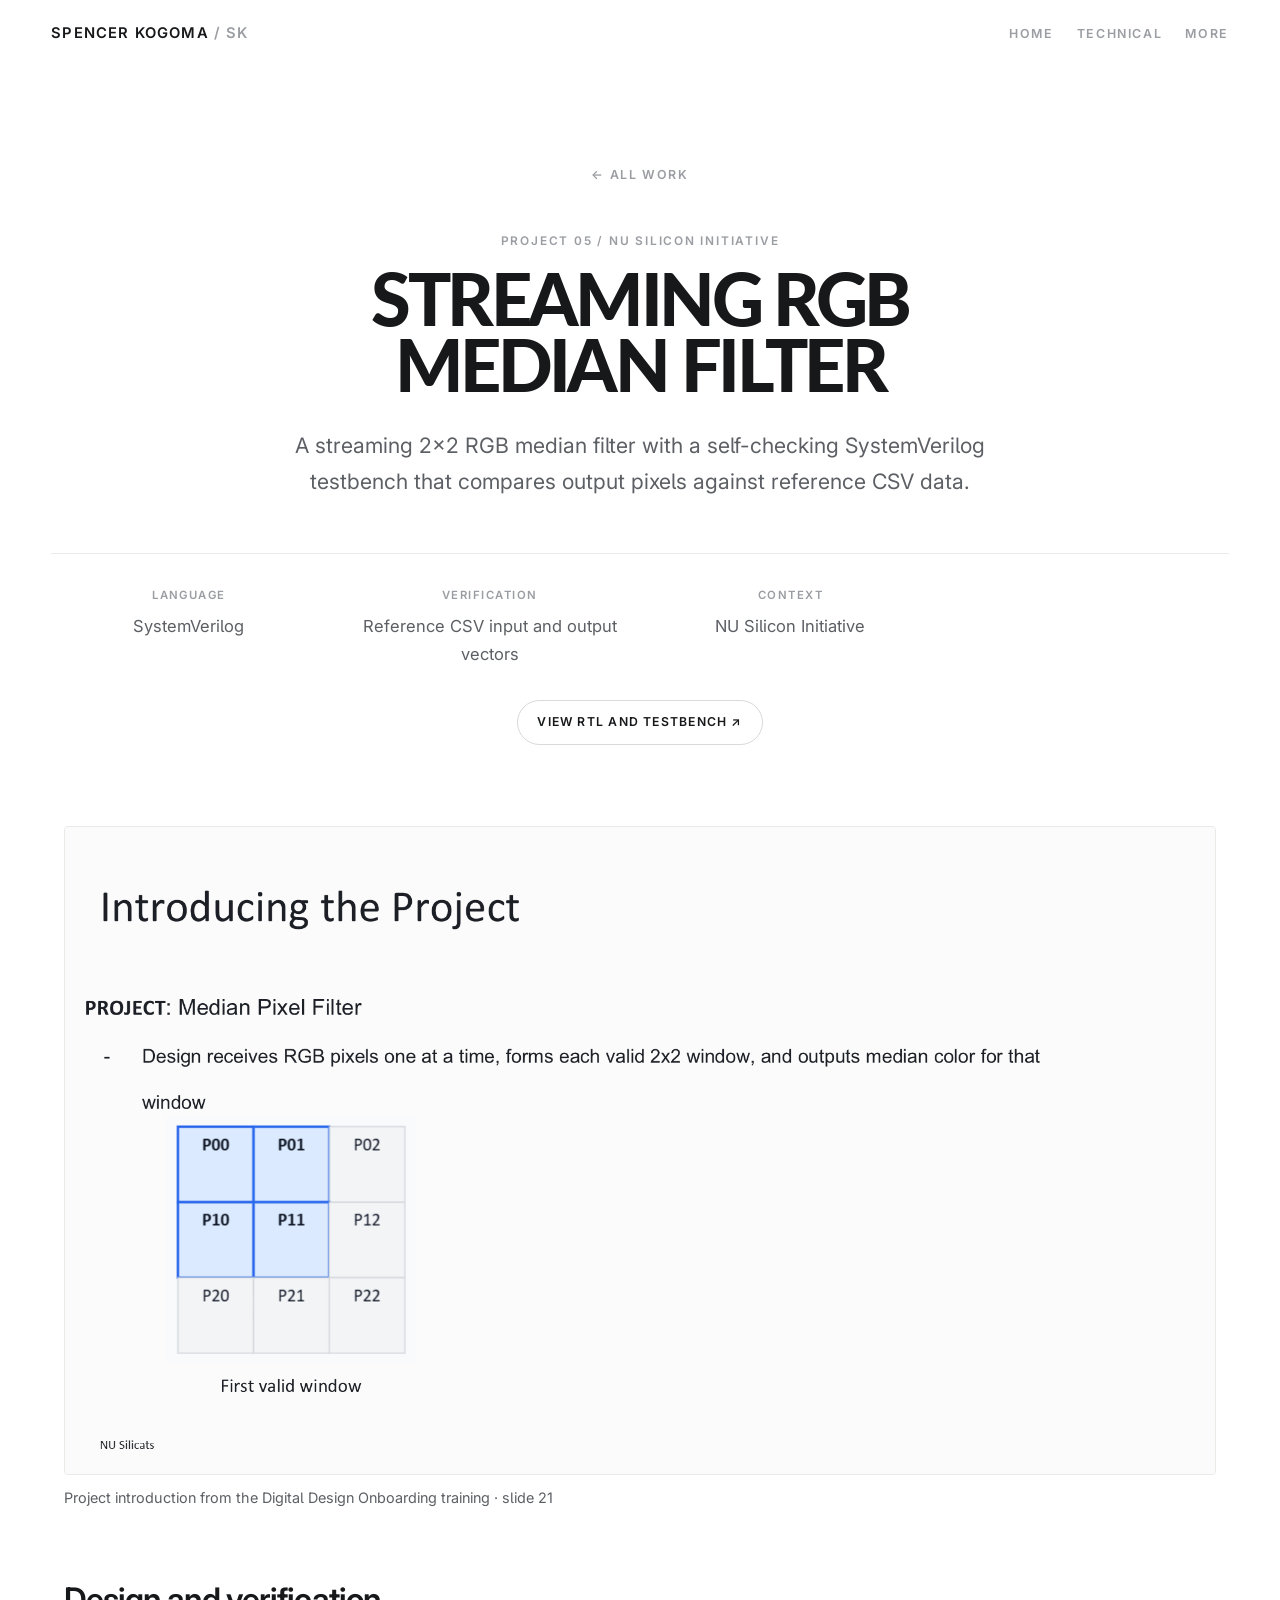
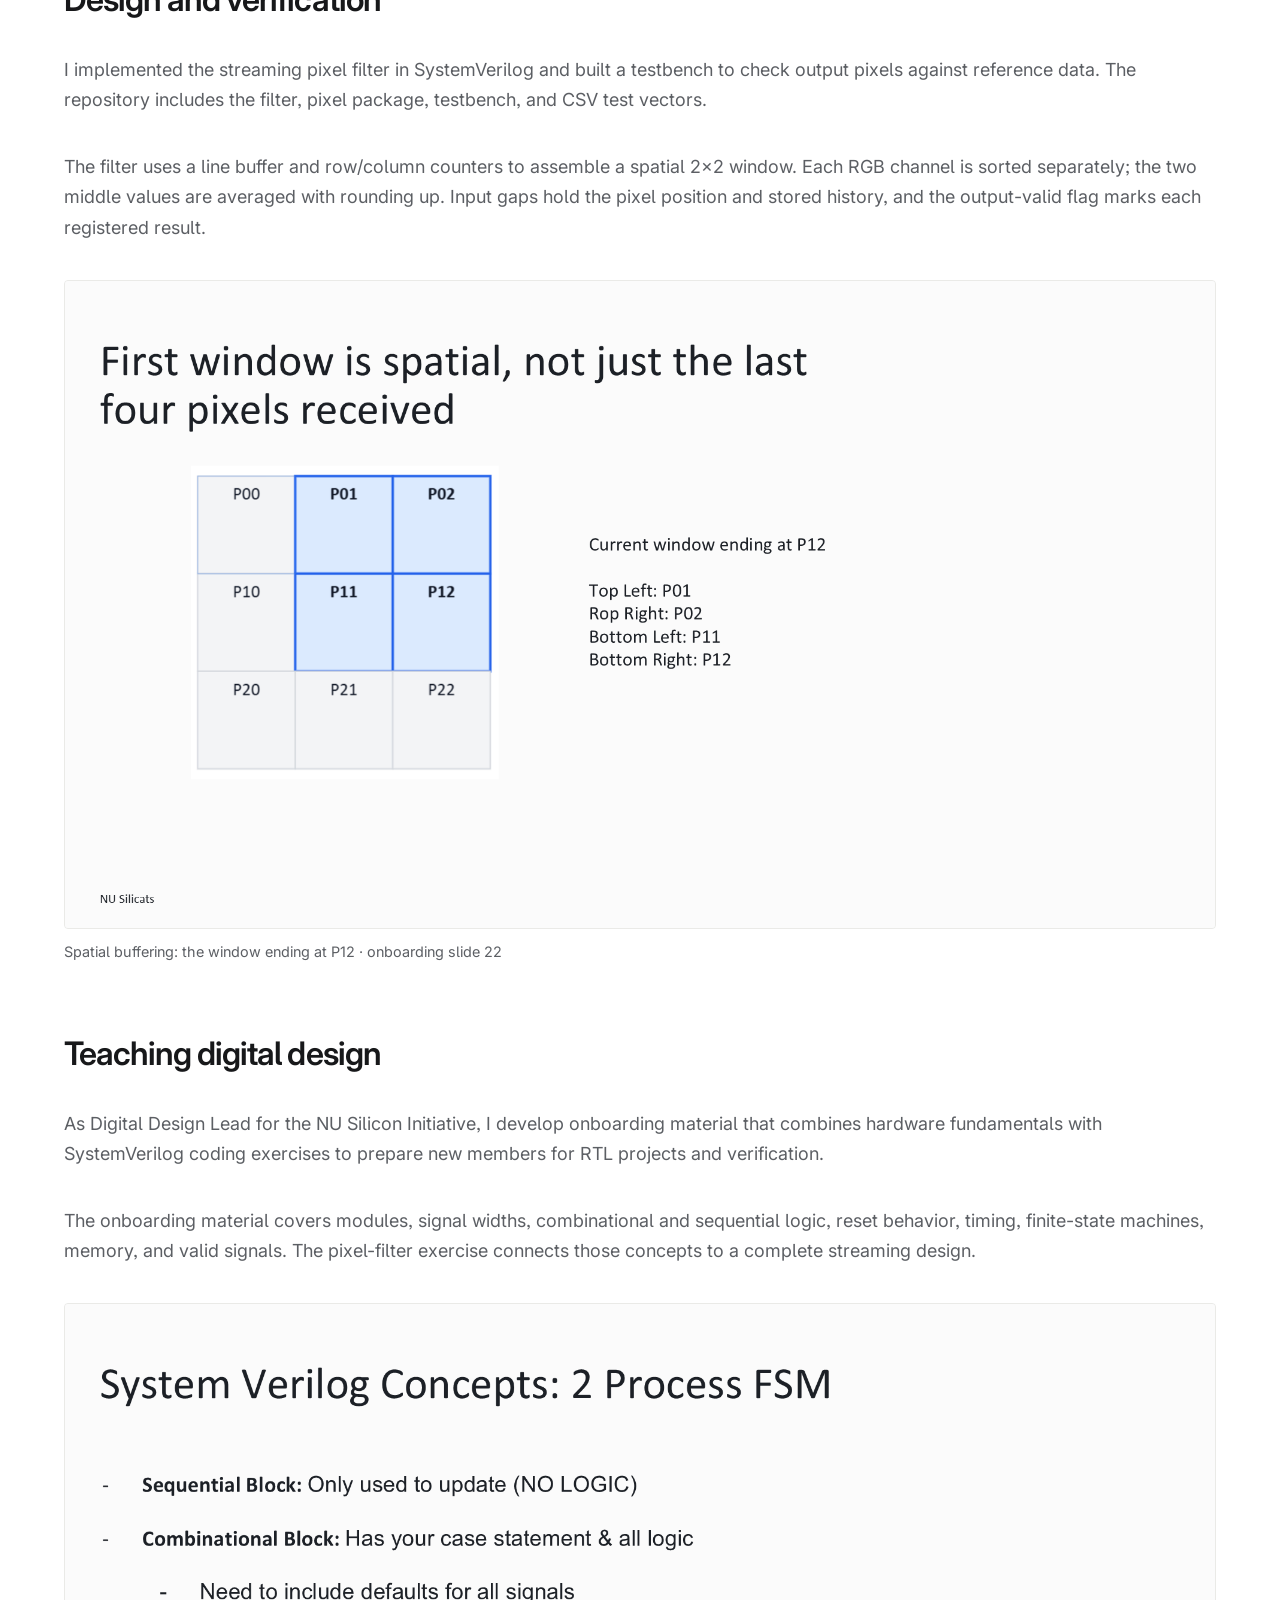
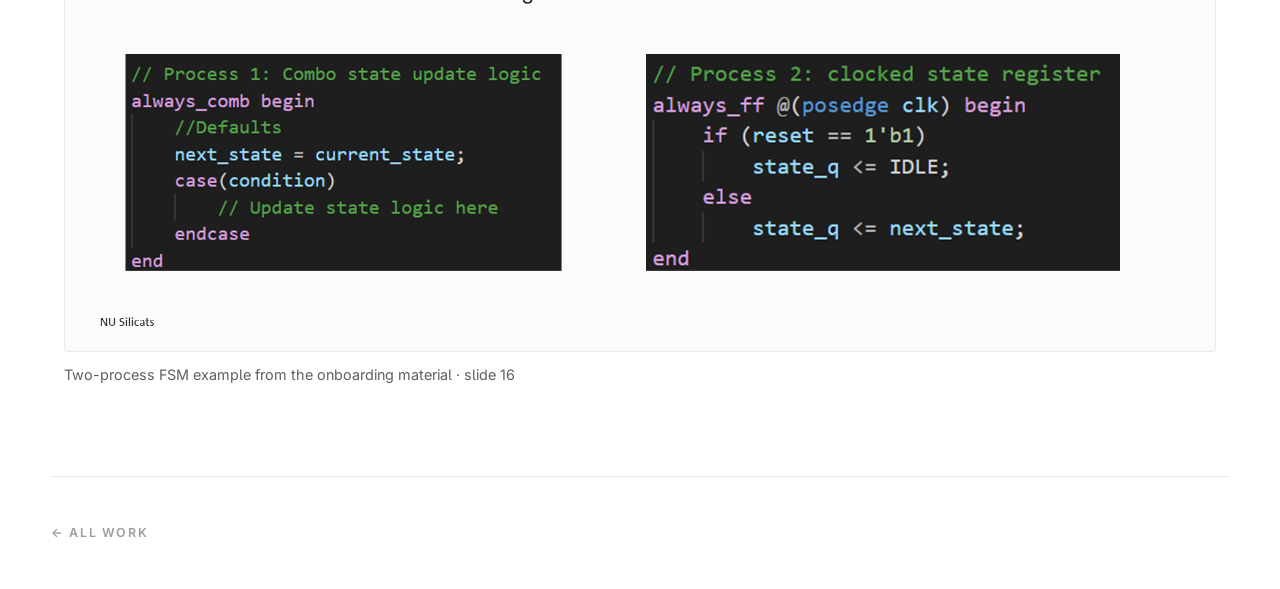
<file: projects/median-pixel-filter.html>
<!DOCTYPE html>
<html lang="en">
<head>
<meta charset="utf-8">
<meta name="viewport" content="width=device-width, initial-scale=1">
<title>Streaming RGB Median Filter / Spencer Kogoma</title>
<meta name="description" content="A streaming 2x2 RGB median filter with a self-checking SystemVerilog testbench.">
<meta name="author" content="Spencer Kogoma">
<meta name="theme-color" content="#ffffff">
<meta property="og:title" content="Streaming RGB Median Filter">
<meta property="og:description" content="A streaming 2x2 RGB median filter with a self-checking SystemVerilog testbench.">
<meta property="og:type" content="article">
<link rel="icon" href="data:image/svg+xml,%3Csvg xmlns='http://www.w3.org/2000/svg' viewBox='0 0 64 64'%3E%3Crect width='64' height='64' rx='16' fill='%232f6135'/%3E%3Ctext x='32' y='42' font-family='monospace' font-size='24' font-weight='700' fill='%23ffffff' text-anchor='middle'%3ESK%3C/text%3E%3C/svg%3E">
<link rel="preconnect" href="https://fonts.googleapis.com">
<link rel="preconnect" href="https://fonts.gstatic.com" crossorigin>
<link href="https://fonts.googleapis.com/css2?family=Inter:wght@400;500;600;700&family=Lato:wght@700;900&display=swap" rel="stylesheet">
<link rel="stylesheet" href="../assets/site.css?v=20261024">
</head>
<body>
<div class="bar" aria-hidden="true"><span id="bar"></span></div>

<header class="head" id="head">
  <div class="shell head-in">
    <a href="../index.html" class="mark">SPENCER KOGOMA <i>/ SK</i></a>
    <nav aria-label="Sections">
      <a href="../index.html#home">Home</a>
      <a href="../index.html#technical">Technical</a>
      <a href="../index.html#more">More</a>
    </nav>
  </div>
</header>

<main>
<section class="ph"><div class="shell">
<a class="back" href="../work.html">&larr; All work</a>
<span class="label">Project 05 / NU Silicon Initiative</span>
<h1>Streaming RGB<br>Median Filter</h1>
<p class="sub">A streaming 2&times;2 RGB median filter with a self-checking
SystemVerilog testbench that compares output pixels against reference CSV data.</p>
<dl class="facts"><div><dt>Language</dt><dd>SystemVerilog</dd></div>
<div><dt>Verification</dt><dd>Reference CSV input and output vectors</dd></div>
<div><dt>Context</dt><dd>NU Silicon Initiative</dd></div></dl>
<div class="ph-cta"><a class="gh" href="https://github.com/spenchh/Median-Pixel-Filter"
target="_blank" rel="noopener noreferrer">View RTL and testbench &nearr;</a></div>
</div></section>
<section class="sec sec-flush"><div class="shell"><div class="prose">
<figure class="project-visual"><a href="../assets/projects/onboarding-pixel-window.png" data-image-viewer><img src="../assets/projects/onboarding-pixel-window.png" alt="NU Silicats onboarding slide introducing the streaming RGB median filter and its first valid spatial window" width="1920" height="1080"></a><figcaption>Project introduction from the Digital Design Onboarding training &middot; slide 21</figcaption></figure>
<h2>Design and verification</h2><p>I implemented the streaming pixel filter in
SystemVerilog and built a testbench to check output pixels against reference data.
The repository includes the filter, pixel package, testbench, and CSV test vectors.</p>
<p>The filter uses a line buffer and row/column counters to assemble a spatial 2&times;2
window. Each RGB channel is sorted separately; the two middle values are averaged
with rounding up. Input gaps hold the pixel position and stored history, and the
output-valid flag marks each registered result.</p>
<figure class="project-visual"><a href="../assets/projects/onboarding-spatial-window.png" data-image-viewer><img src="../assets/projects/onboarding-spatial-window.png" alt="Onboarding slide showing the 2 by 2 spatial window ending at pixel P12 with P01, P02, P11, and P12" width="1920" height="1080" loading="lazy"></a><figcaption>Spatial buffering: the window ending at P12 &middot; onboarding slide 22</figcaption></figure>
<h2>Teaching digital design</h2><p>As Digital Design Lead for the NU Silicon Initiative,
I develop onboarding material that combines hardware fundamentals
with SystemVerilog coding exercises to prepare new members for RTL projects and verification.</p>
<p>The onboarding material covers modules, signal widths, combinational and sequential
logic, reset behavior, timing, finite-state machines, memory, and valid signals. The
pixel-filter exercise connects those concepts to a complete streaming design.</p>
<figure class="project-visual"><a href="../assets/projects/onboarding-two-process-fsm.png" data-image-viewer><img src="../assets/projects/onboarding-two-process-fsm.png" alt="NU Silicats training slide with combinational next-state logic and a separate clocked state register" width="1920" height="1080" loading="lazy"></a><figcaption>Two-process FSM example from the onboarding material &middot; slide 16</figcaption></figure>
</div></div></section>
<div class="shell"><div class="pager"><a class="back" href="../work.html">&larr; All work</a></div></div>
</main>
<script src="../assets/site.js?v=20261024"></script>
</body>
</html>
</file>
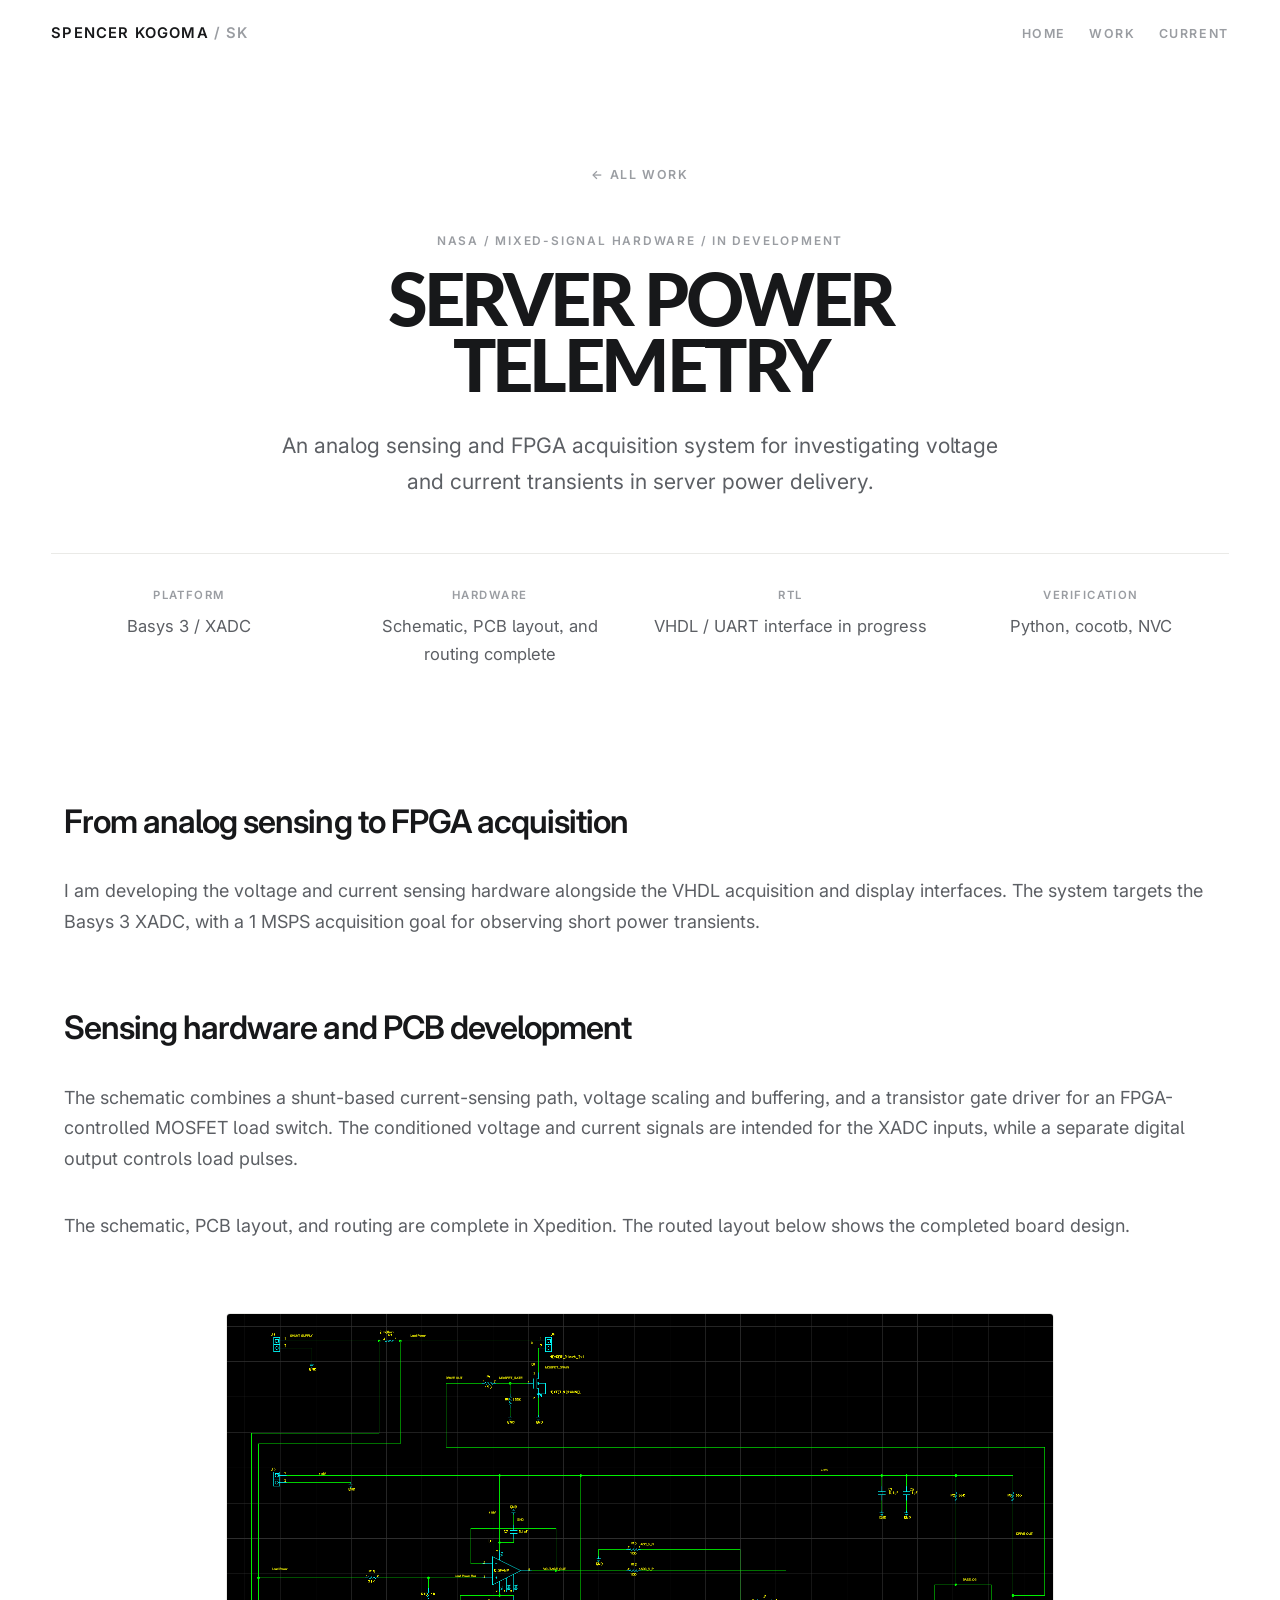
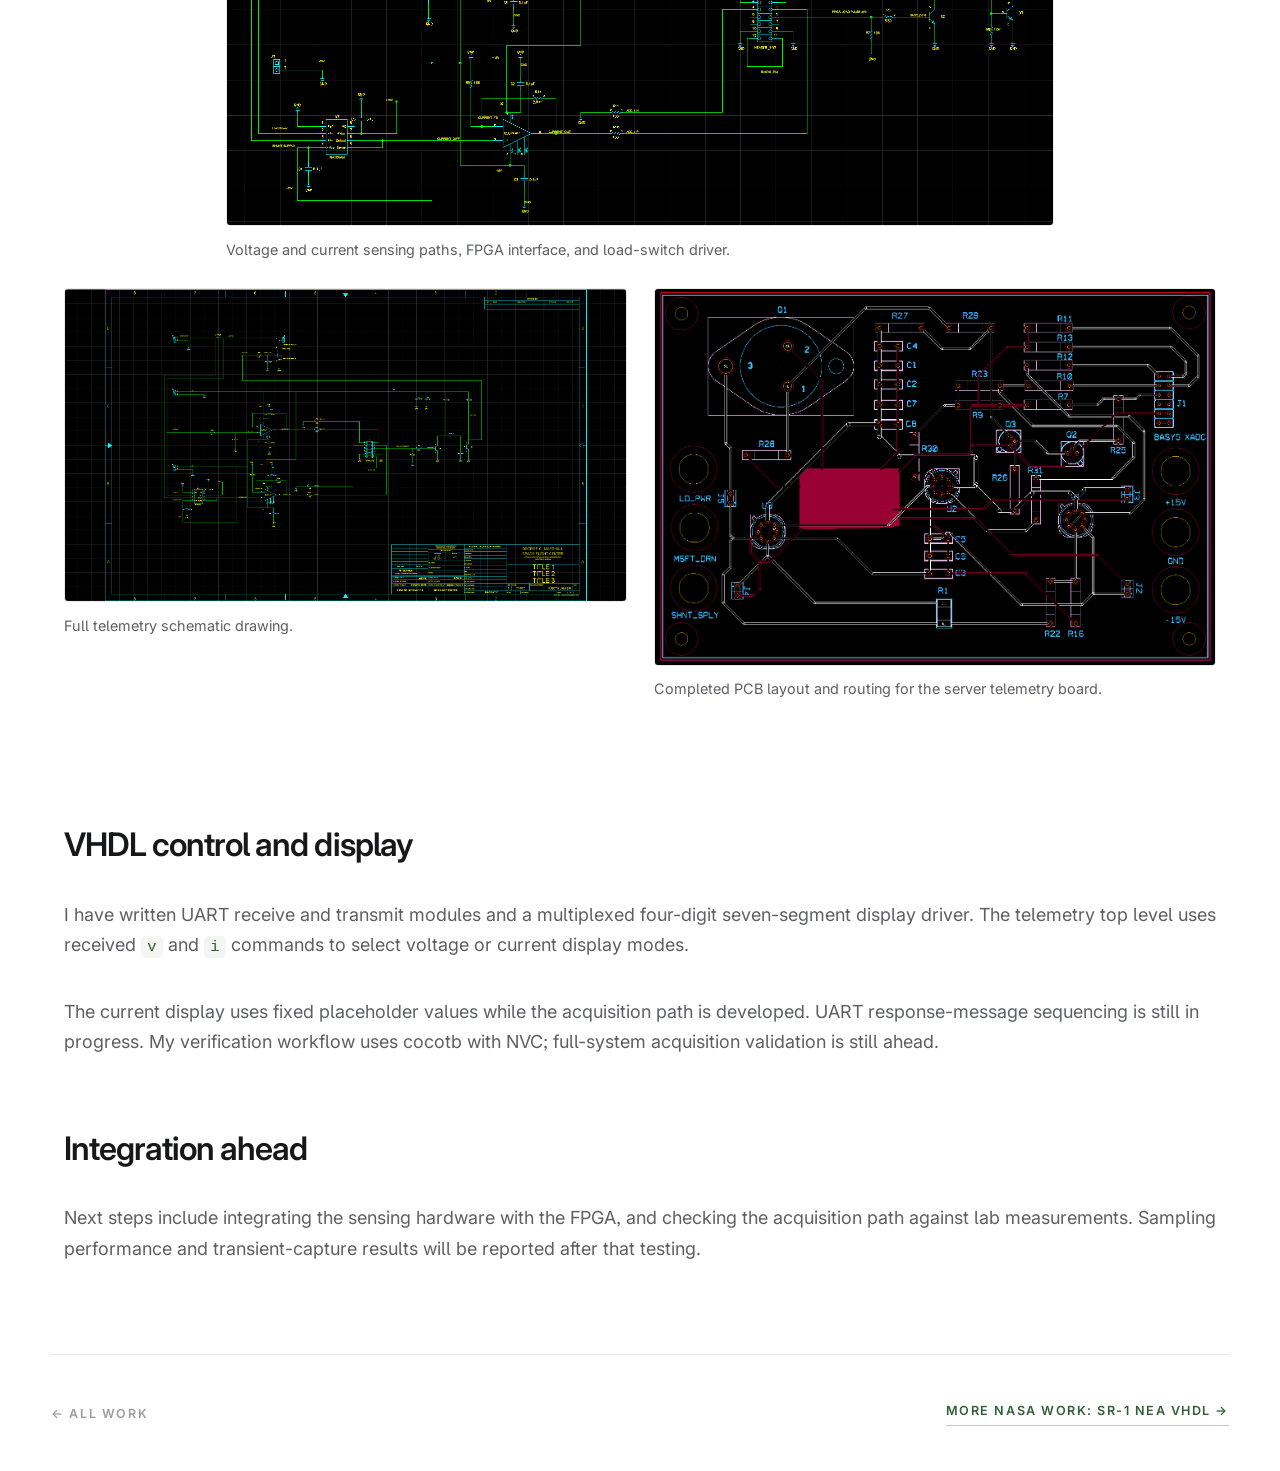
<file: projects/power-telemetry.html>
<!DOCTYPE html>
<html lang="en">
<head>
<meta charset="utf-8">
<meta name="viewport" content="width=device-width, initial-scale=1">
<title>Server Power Telemetry / Spencer Kogoma</title>
<meta name="description" content="Ongoing NASA power-telemetry development: analog sensing, Basys 3 VHDL, PCB layout, UART control, and cocotb with NVC.">
<meta name="author" content="Spencer Kogoma">
<meta name="theme-color" content="#ffffff">
<meta property="og:title" content="Server Power Telemetry">
<meta property="og:description" content="Ongoing NASA power-telemetry development: analog sensing, Basys 3 VHDL, PCB layout, UART control, and cocotb with NVC.">
<link rel="preconnect" href="https://fonts.googleapis.com">
<link rel="preconnect" href="https://fonts.gstatic.com" crossorigin>
<link href="https://fonts.googleapis.com/css2?family=Inter:wght@400;500;600;700&family=Lato:wght@700;900&display=swap" rel="stylesheet">
<link rel="stylesheet" href="../assets/site.css?v=20261024">
</head>
<body>
<div class="bar" aria-hidden="true"><span id="bar"></span></div>
<header class="head" id="head"><div class="shell head-in">
  <a href="../index.html" class="mark">SPENCER KOGOMA <i>/ SK</i></a>
  <nav aria-label="Sections"><a href="../index.html#home">Home</a><a href="../work.html">Work</a><a href="../current.html">Current</a></nav>
</div></header>
<main>
<section class="ph"><div class="shell">
  <a class="back" href="../work.html">&larr; All work</a>
  <span class="label">NASA / Mixed-signal hardware / In development</span>
  <h1>Server Power<br>Telemetry</h1>
  <p class="sub">An analog sensing and FPGA acquisition system for investigating
  voltage and current transients in server power delivery.</p>
  <dl class="facts">
    <div><dt>Platform</dt><dd>Basys 3 / XADC</dd></div>
    <div><dt>Hardware</dt><dd>Schematic, PCB layout, and routing complete</dd></div>
    <div><dt>RTL</dt><dd>VHDL / UART interface in progress</dd></div>
    <div><dt>Verification</dt><dd>Python, cocotb, NVC</dd></div>
  </dl>
</div></section>
<section class="sec sec-flush"><div class="shell"><div class="prose">
  <h2>From analog sensing to FPGA acquisition</h2>
  <p>I am developing the voltage and current sensing hardware alongside the VHDL
  acquisition and display interfaces. The system targets the Basys 3 XADC, with a
  1 MSPS acquisition goal for observing short power transients.</p>
  <h2>Sensing hardware and PCB development</h2>
  <p>The schematic combines a shunt-based current-sensing path, voltage scaling
  and buffering, and a transistor gate driver for an FPGA-controlled MOSFET load
  switch. The conditioned voltage and current signals are intended for the XADC
  inputs, while a separate digital output controls load pulses.</p>
  <p>The schematic, PCB layout, and routing are complete in Xpedition.
  The routed layout below shows the completed board design.</p>
  <div class="camera-gallery">
    <figure class="project-visual"><a href="../assets/projects/telemetry-sensing.webp" data-image-viewer><img src="../assets/projects/telemetry-sensing.webp" alt="Server telemetry schematic showing voltage and current sensing, the FPGA connector, and the MOSFET gate driver." width="1638" height="1014" loading="lazy"></a><figcaption>Voltage and current sensing paths, FPGA interface, and load-switch driver.</figcaption></figure>
    <figure class="project-visual"><a href="../assets/projects/telemetry-schematic.webp" data-image-viewer><img src="../assets/projects/telemetry-schematic.webp" alt="Full drawing sheet for the server power telemetry schematic." width="2027" height="1128" loading="lazy"></a><figcaption>Full telemetry schematic drawing.</figcaption></figure>
    <figure class="project-visual"><a href="../assets/projects/telemetry-routed-layout.webp" data-image-viewer><img src="../assets/projects/telemetry-routed-layout.webp" alt="Completed server telemetry PCB layout and routing in Xpedition." width="1363" height="913" loading="lazy"></a><figcaption>Completed PCB layout and routing for the server telemetry board.</figcaption></figure>
  </div>
  <h2>VHDL control and display</h2>
  <p>I have written UART receive and transmit modules and a multiplexed four-digit
  seven-segment display driver. The telemetry top level uses received
  <code>v</code> and <code>i</code> commands to select voltage or current display modes.</p>
  <p>The current display uses fixed placeholder values while the acquisition path
  is developed. UART response-message sequencing is still in progress. My verification
  workflow uses cocotb with NVC; full-system acquisition validation is still ahead.</p>
  <h2>Integration ahead</h2>
  <p>Next steps include integrating the sensing hardware with
  the FPGA, and checking the acquisition path against lab measurements. Sampling
  performance and transient-capture results will be reported after that testing.</p>
</div></div></section>
<div class="shell"><div class="pager"><a class="back" href="../work.html">&larr; All work</a><a class="out" href="../current.html#sr1">More NASA work: SR-1 NEA VHDL &rarr;</a></div></div>
</main>
<script src="../assets/site.js?v=20261024"></script>
</body>
</html>
</file>
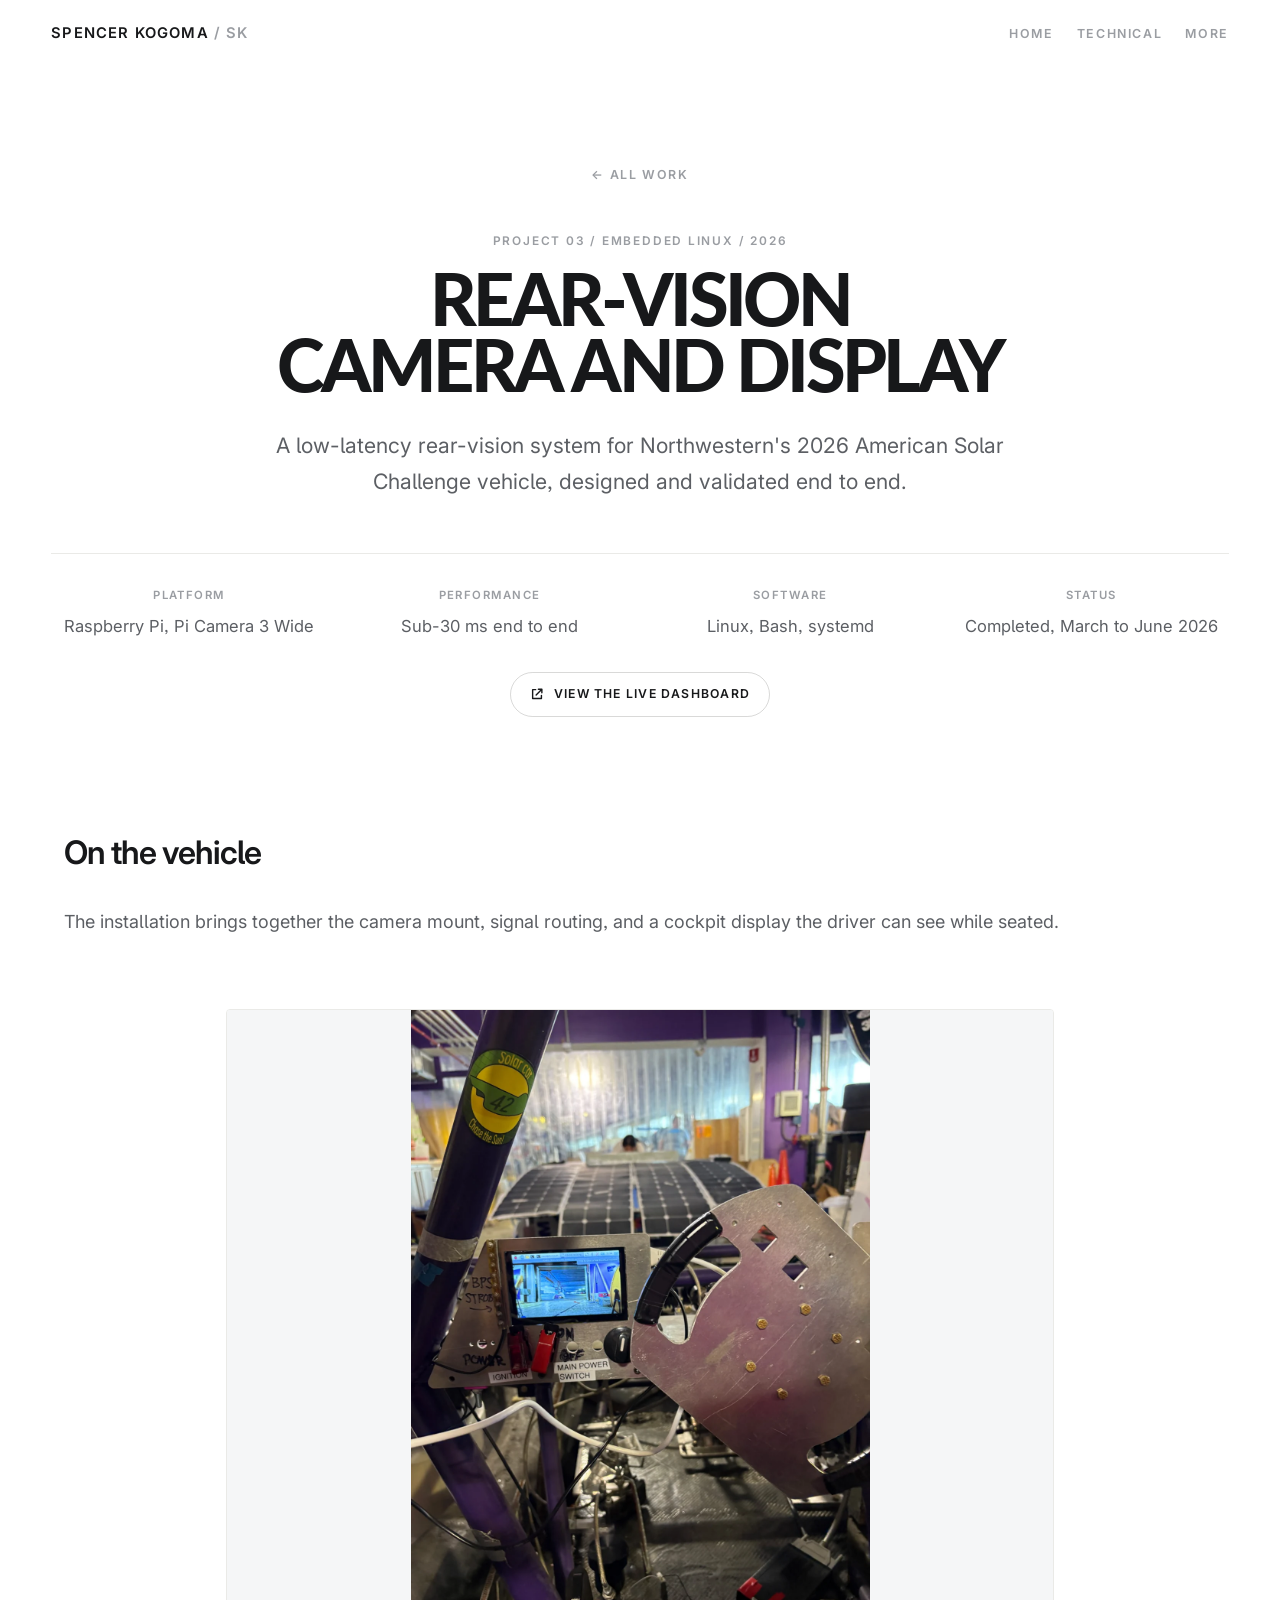
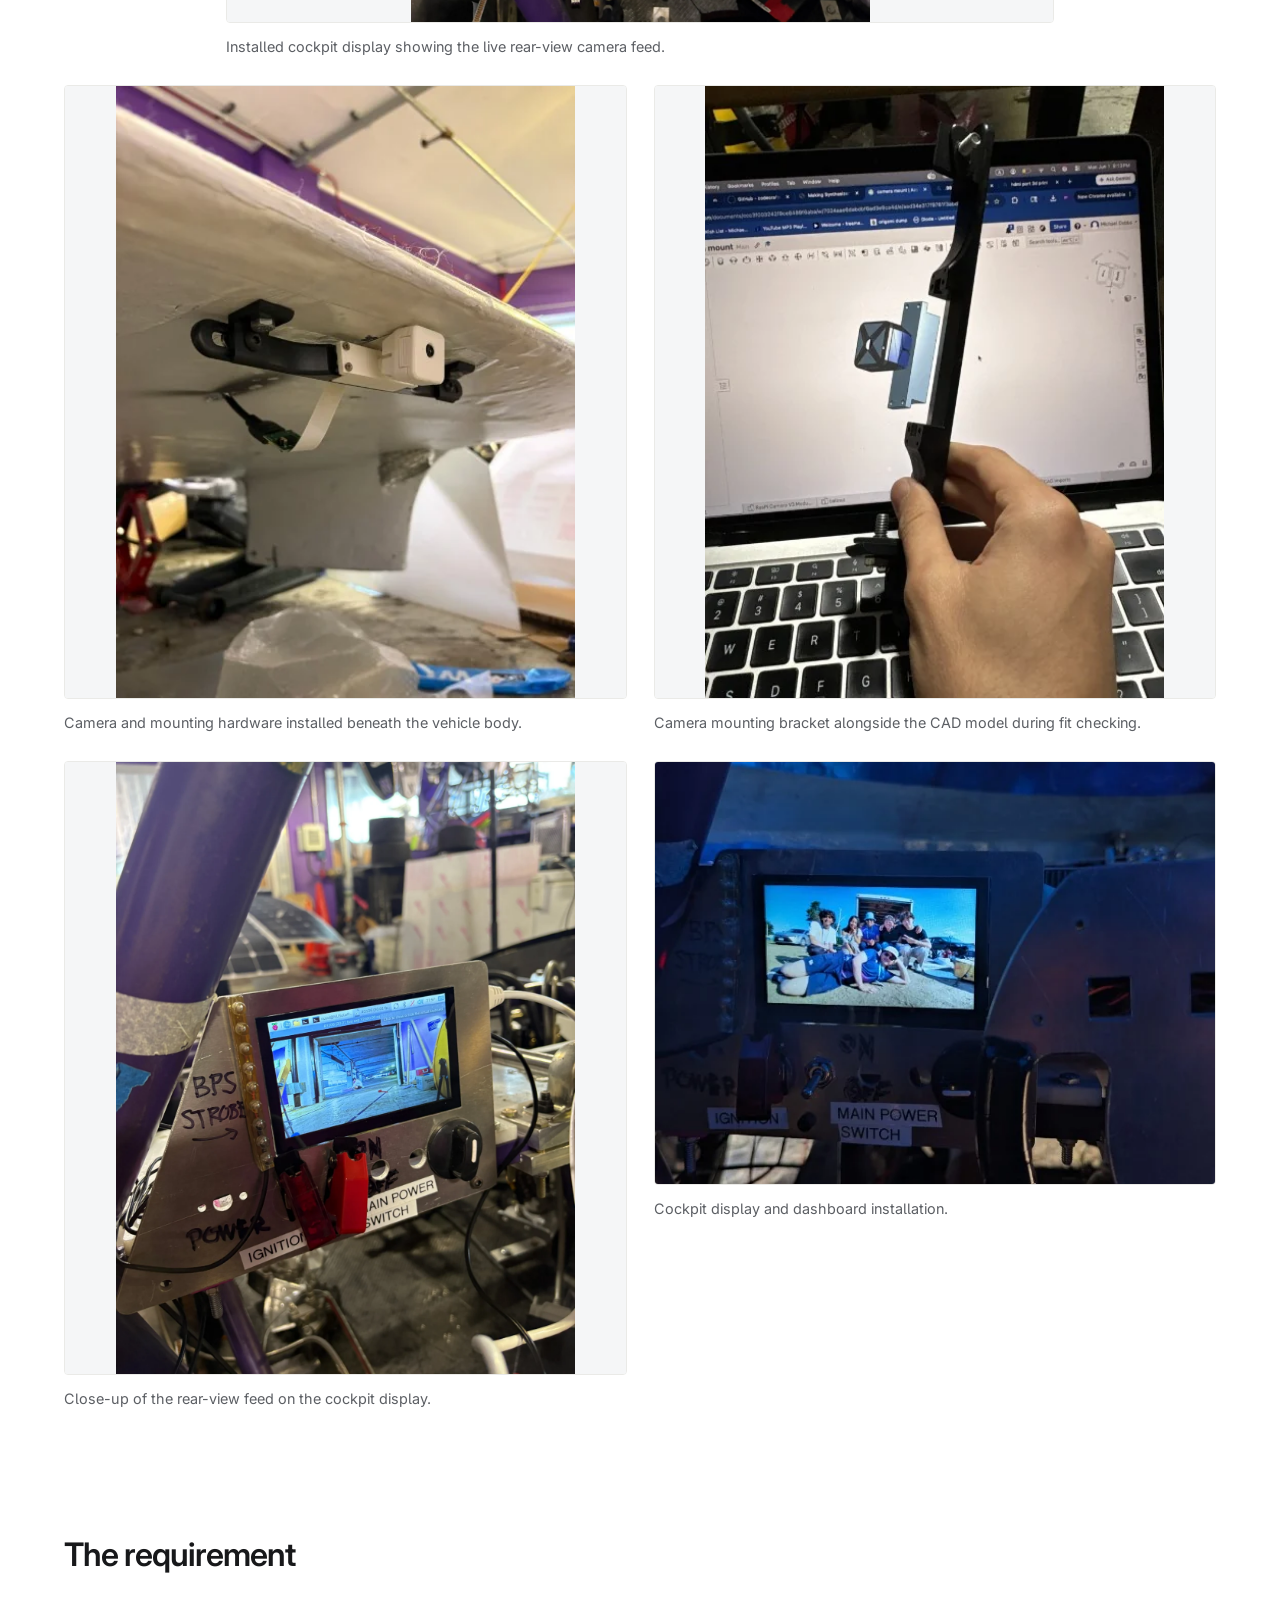
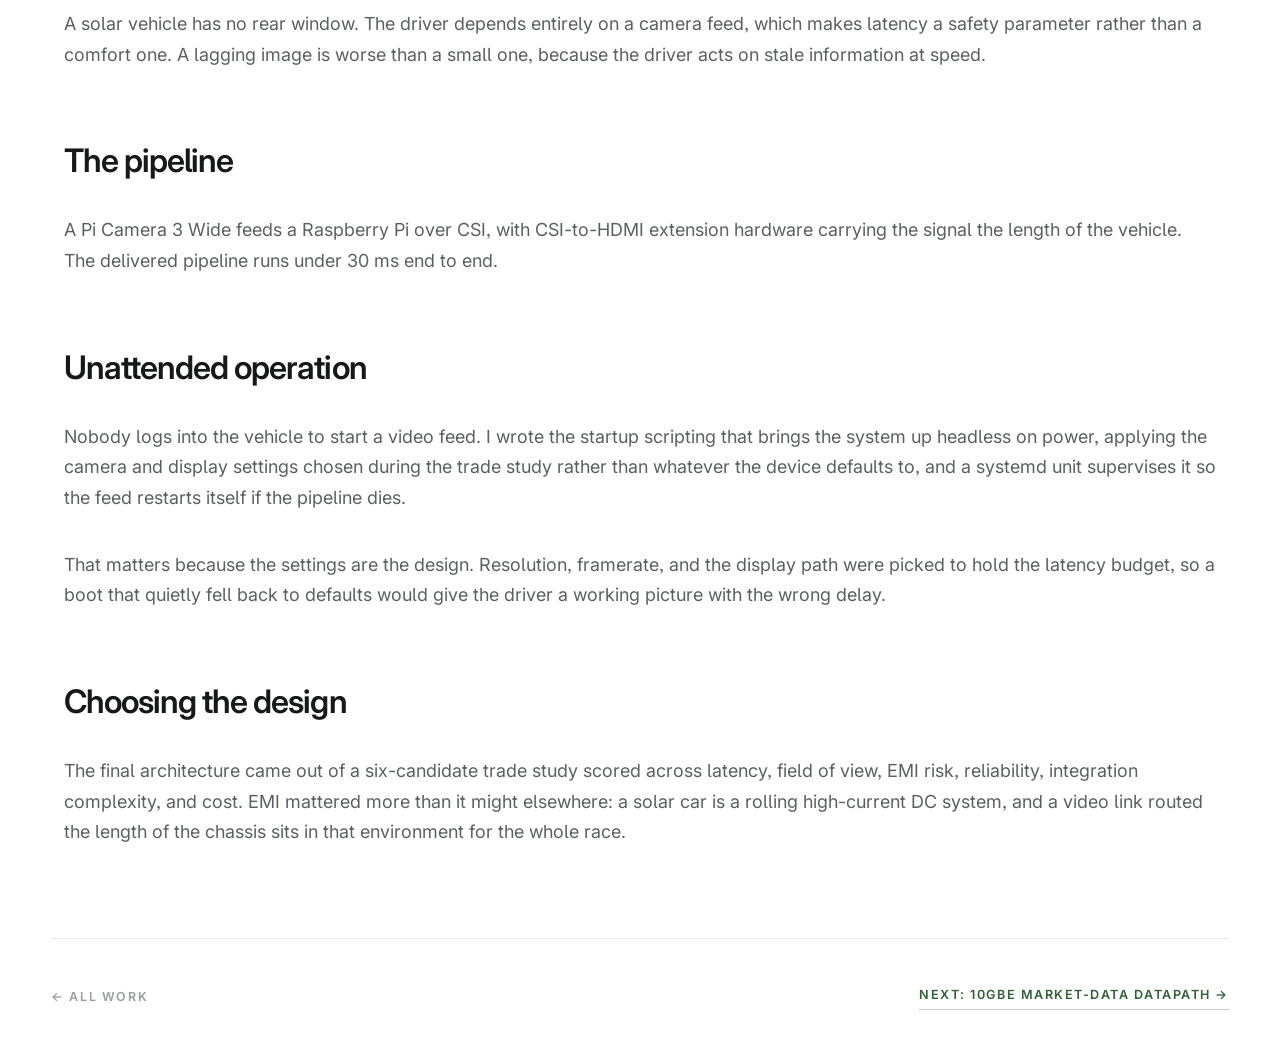
<file: projects/rear-vision-system.html>
<!DOCTYPE html>
<html lang="en">
<head>
<meta charset="utf-8">
<meta name="viewport" content="width=device-width, initial-scale=1">
<title>Rear-Vision Camera and Display System / Spencer Kogoma</title>
<meta name="description" content="A sub-30 ms rear-vision video pipeline for Northwestern's 2026 American Solar Challenge vehicle, selected through a six-candidate trade study.">
<meta name="author" content="Spencer Kogoma">
<meta name="theme-color" content="#ffffff">
<meta property="og:title" content="Rear-Vision Camera and Display System">
<meta property="og:description" content="A sub-30 ms rear-vision video pipeline for Northwestern's 2026 American Solar Challenge vehicle, selected through a six-candidate trade study.">
<meta property="og:type" content="article">
<link rel="icon" href="data:image/svg+xml,%3Csvg xmlns='http://www.w3.org/2000/svg' viewBox='0 0 64 64'%3E%3Crect width='64' height='64' rx='16' fill='%232f6135'/%3E%3Ctext x='32' y='42' font-family='monospace' font-size='24' font-weight='700' fill='%23ffffff' text-anchor='middle'%3ESK%3C/text%3E%3C/svg%3E">
<link rel="preconnect" href="https://fonts.googleapis.com">
<link rel="preconnect" href="https://fonts.gstatic.com" crossorigin>
<link href="https://fonts.googleapis.com/css2?family=Inter:wght@400;500;600;700&family=Lato:wght@700;900&display=swap" rel="stylesheet">
<link rel="stylesheet" href="../assets/site.css?v=20261024">
</head>
<body>
<div class="bar" aria-hidden="true"><span id="bar"></span></div>

<header class="head" id="head">
  <div class="shell head-in">
    <a href="../index.html" class="mark">SPENCER KOGOMA <i>/ SK</i></a>
    <nav aria-label="Sections">
      <a href="../index.html#home">Home</a>
      <a href="../index.html#technical">Technical</a>
      <a href="../index.html#more">More</a>
    </nav>
  </div>
</header>

<main>
  <section class="ph">
    <div class="shell">
      <a class="back" href="../work.html">&larr; All work</a>
      <span class="label">Project 03 / Embedded Linux / 2026</span>
      <h1>Rear-Vision<br>Camera and Display</h1>
      <p class="sub">A low-latency rear-vision system for Northwestern's 2026 American Solar Challenge vehicle, designed and validated end to end.</p>
      <dl class="facts">
        <div><dt>Platform</dt><dd>Raspberry Pi, Pi Camera 3 Wide</dd></div>
        <div><dt>Performance</dt><dd>Sub-30 ms end to end</dd></div>
        <div><dt>Software</dt><dd>Linux, Bash, systemd</dd></div>
        <div><dt>Status</dt><dd>Completed, March to June 2026</dd></div>
      </dl>

      <div class="ph-cta">
          <a class="gh" href="https://nu-sol-rear-view-camera-proj.vercel.app/" target="_blank" rel="noopener noreferrer">
          <svg viewBox="0 0 16 16" aria-hidden="true" fill="none" stroke="currentColor" stroke-width="1.6" stroke-linecap="round" stroke-linejoin="round"><path d="M6.5 3H3v10h10V9.5M9.5 2.5H13.5V6.5M13.5 2.5 7 9"/></svg>
          View the live dashboard
        </a>
      </div>
    </div>
  </section>

  <section class="sec sec-flush">
    <div class="shell">
      <div class="prose">
<h2>On the vehicle</h2><p>The installation brings together the camera mount,
signal routing, and a cockpit display the driver can see while seated.</p>
<div class="camera-gallery"><figure class="project-visual"><a href="../assets/projects/camera-cockpit.webp" data-image-viewer><img src="../assets/projects/camera-cockpit.webp" alt="Installed cockpit display showing the live rear-view camera feed." width="1200" height="1600" loading="lazy"></a><figcaption>Installed cockpit display showing the live rear-view camera feed.</figcaption></figure><figure class="project-visual"><a href="../assets/projects/camera-mounted.webp" data-image-viewer><img src="../assets/projects/camera-mounted.webp" alt="Camera and mounting hardware installed beneath the vehicle body." width="450" height="600" loading="lazy"></a><figcaption>Camera and mounting hardware installed beneath the vehicle body.</figcaption></figure><figure class="project-visual"><a href="../assets/projects/camera-bracket.webp" data-image-viewer><img src="../assets/projects/camera-bracket.webp" alt="Camera mounting bracket alongside the CAD model during fit checking." width="450" height="600" loading="lazy"></a><figcaption>Camera mounting bracket alongside the CAD model during fit checking.</figcaption></figure><figure class="project-visual"><a href="../assets/projects/camera-live-feed.webp" data-image-viewer><img src="../assets/projects/camera-live-feed.webp" alt="Close-up of the rear-view feed on the cockpit display." width="1200" height="1600" loading="lazy"></a><figcaption>Close-up of the rear-view feed on the cockpit display.</figcaption></figure><figure class="project-visual"><a href="../assets/projects/camera-display.webp" data-image-viewer><img src="../assets/projects/camera-display.webp" alt="Cockpit display and dashboard installation." width="600" height="452" loading="lazy"></a><figcaption>Cockpit display and dashboard installation.</figcaption></figure></div>
        <h2>The requirement</h2>
        <p>
          A solar vehicle has no rear window. The driver depends entirely on a camera
          feed, which makes latency a safety parameter rather than a comfort one. A
          lagging image is worse than a small one, because the driver acts on stale
          information at speed.
        </p>

        <h2>The pipeline</h2>
        <p>
          A Pi Camera 3 Wide feeds a Raspberry Pi over CSI, with CSI-to-HDMI extension
          hardware carrying the signal the length of the vehicle. The delivered pipeline
          runs under 30 ms end to end.
        </p>

        <h2>Unattended operation</h2>
        <p>
          Nobody logs into the vehicle to start a video feed. I wrote the startup
          scripting that brings the system up headless on power, applying the camera and
          display settings chosen during the trade study rather than whatever the device
          defaults to, and a systemd unit supervises it so the feed restarts itself if the
          pipeline dies.
        </p>
        <p>
          That matters because the settings are the design. Resolution, framerate, and
          the display path were picked to hold the latency budget, so a boot that quietly
          fell back to defaults would give the driver a working picture with the wrong
          delay.
        </p>

        <h2>Choosing the design</h2>
        <p>
          The final architecture came out of a six-candidate trade study scored across
          latency, field of view, EMI risk, reliability, integration complexity, and
          cost. EMI mattered more than it might elsewhere: a solar car is a rolling
          high-current DC system, and a video link routed the length of the chassis sits
          in that environment for the whole race.
        </p>

      </div>
    </div>
  </section>

  <div class="shell">
    <div class="pager">
      <a class="back" href="../work.html">&larr; All work</a>
      <a class="out" href="faultline.html">Next: 10GbE market-data datapath &rarr;</a>
    </div>
  </div>
</main>


<script src="../assets/site.js?v=20261024"></script>
</body>
</html>
</file>
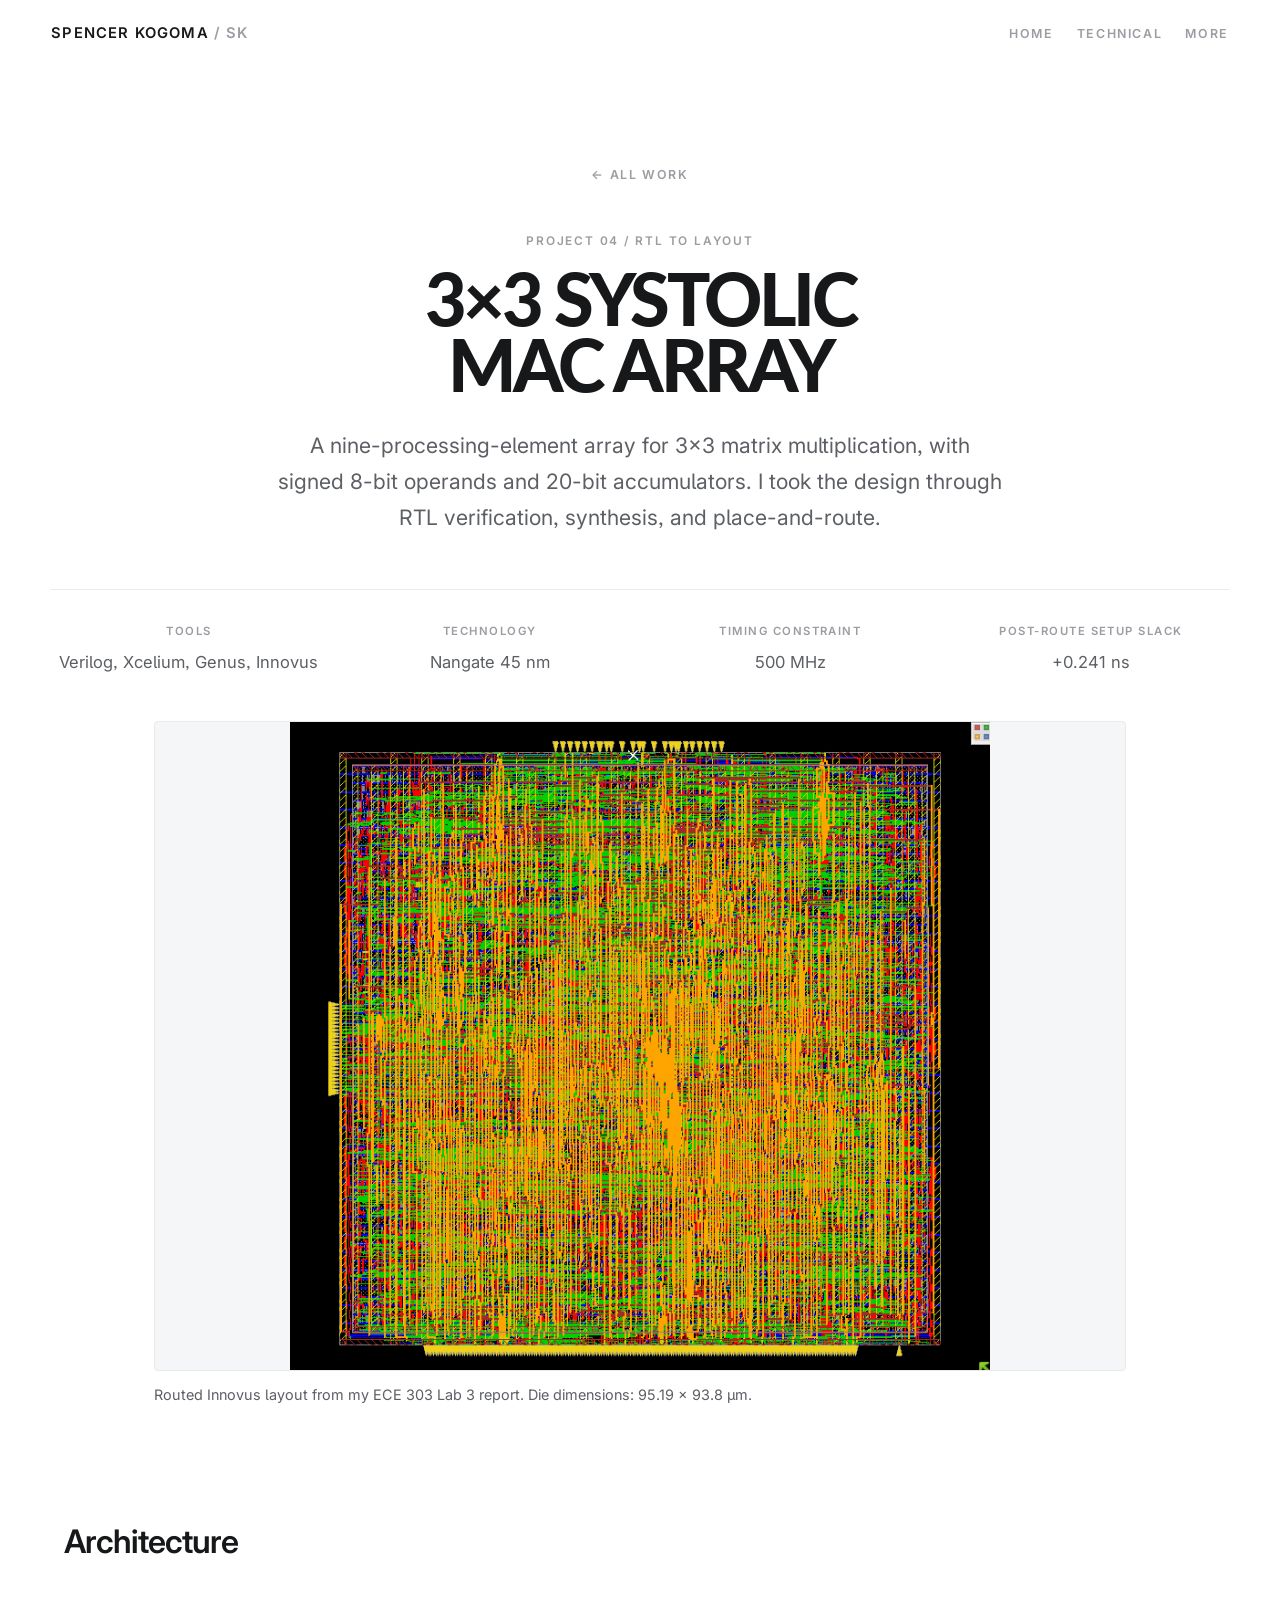
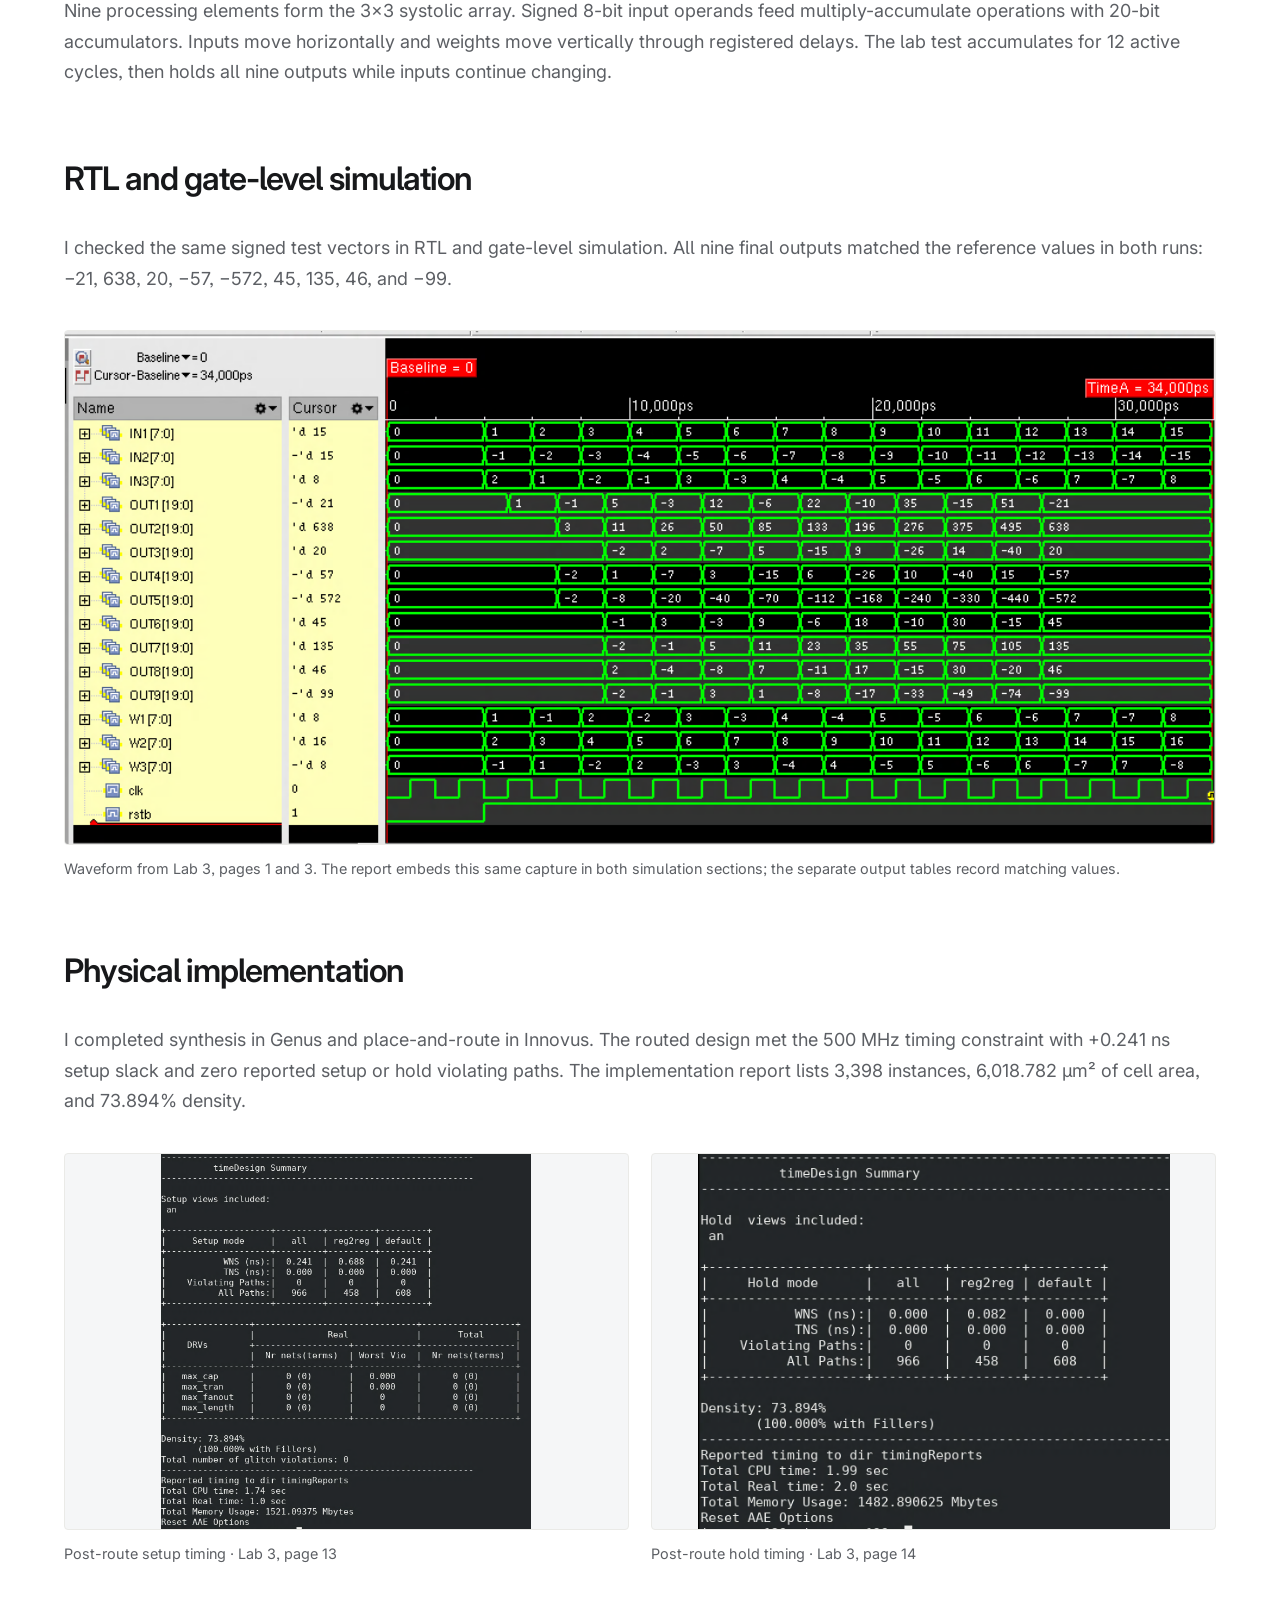
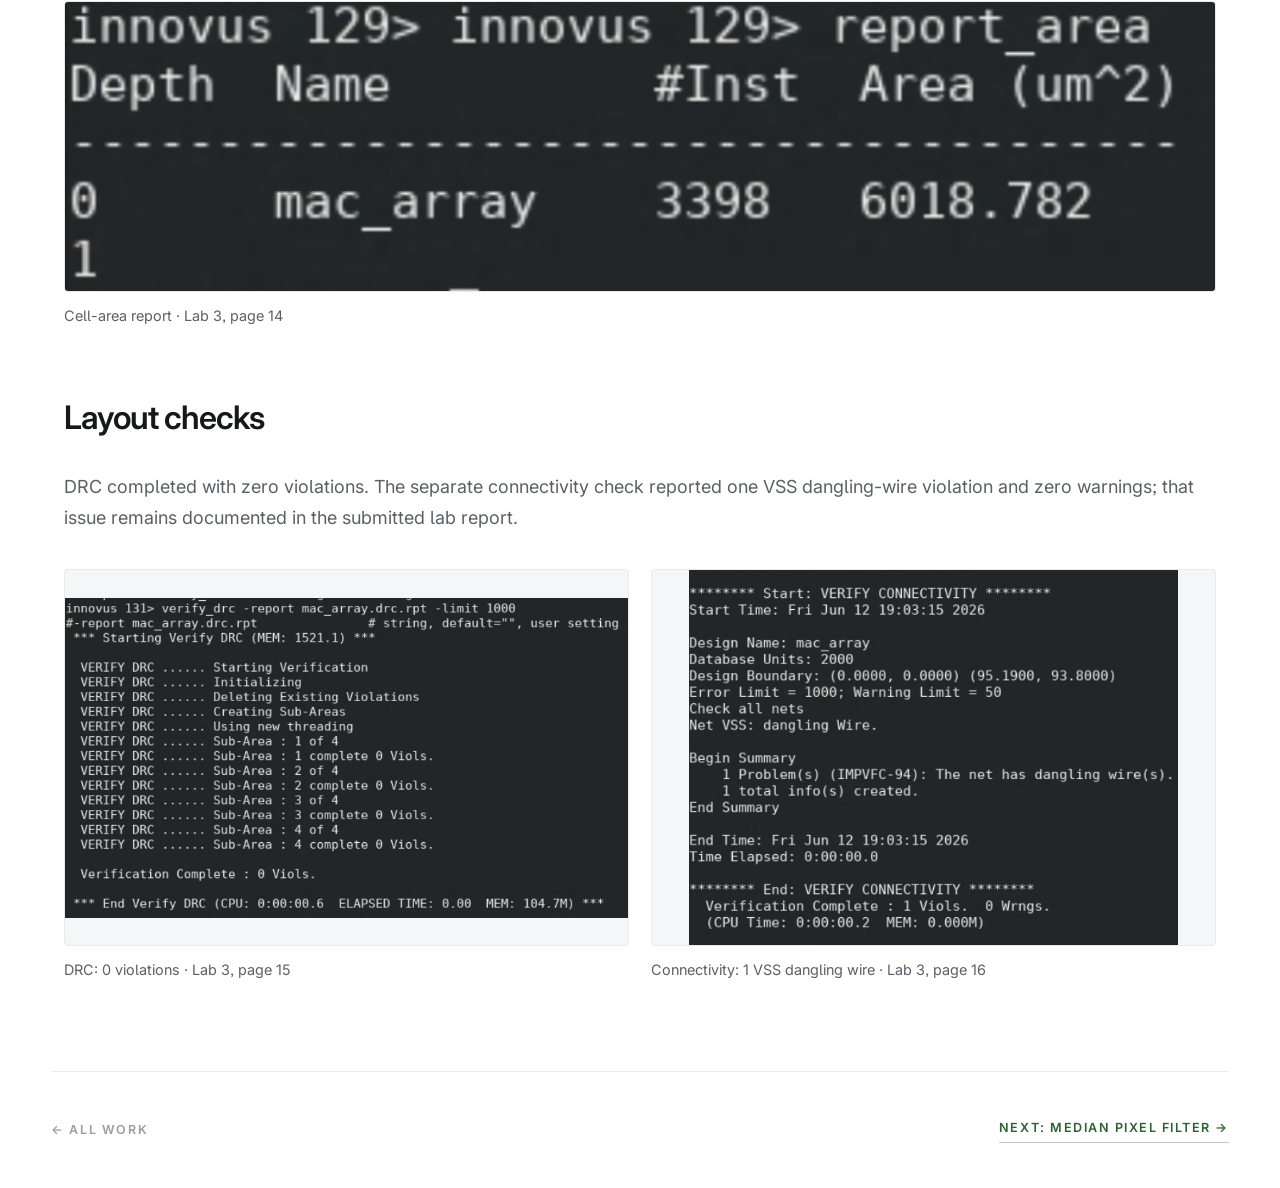
<file: projects/systolic-mac-array.html>
<!DOCTYPE html>
<html lang="en">
<head>
<meta charset="utf-8">
<meta name="viewport" content="width=device-width, initial-scale=1">
<title>3&times;3 Systolic MAC Array / Spencer Kogoma</title>
<meta name="description" content="A nine-PE signed systolic array taken from RTL through routed Nangate 45 nm layout.">
<meta name="author" content="Spencer Kogoma">
<meta name="theme-color" content="#ffffff">
<meta property="og:title" content="3&times;3 Systolic MAC Array">
<meta property="og:description" content="A nine-PE signed systolic array taken from RTL through routed Nangate 45 nm layout.">
<meta property="og:type" content="article">
<link rel="icon" href="data:image/svg+xml,%3Csvg xmlns='http://www.w3.org/2000/svg' viewBox='0 0 64 64'%3E%3Crect width='64' height='64' rx='16' fill='%232f6135'/%3E%3Ctext x='32' y='42' font-family='monospace' font-size='24' font-weight='700' fill='%23ffffff' text-anchor='middle'%3ESK%3C/text%3E%3C/svg%3E">
<link rel="preconnect" href="https://fonts.googleapis.com">
<link rel="preconnect" href="https://fonts.gstatic.com" crossorigin>
<link href="https://fonts.googleapis.com/css2?family=Inter:wght@400;500;600;700&family=Lato:wght@700;900&display=swap" rel="stylesheet">
<link rel="stylesheet" href="../assets/site.css?v=20261024">
</head>
<body>
<div class="bar" aria-hidden="true"><span id="bar"></span></div>

<header class="head" id="head">
  <div class="shell head-in">
    <a href="../index.html" class="mark">SPENCER KOGOMA <i>/ SK</i></a>
    <nav aria-label="Sections">
      <a href="../index.html#home">Home</a>
      <a href="../index.html#technical">Technical</a>
      <a href="../index.html#more">More</a>
    </nav>
  </div>
</header>

<main>
<section class="ph"><div class="shell">
<a class="back" href="../work.html">&larr; All work</a>
<span class="label">Project 04 / RTL to layout</span>
<h1>3&times;3 Systolic<br>MAC Array</h1>
<p class="sub">A nine-processing-element array for 3&times;3 matrix multiplication,
with signed 8-bit operands and 20-bit accumulators. I took the design through
RTL verification, synthesis, and place-and-route.</p>
<dl class="facts"><div><dt>Tools</dt><dd>Verilog, Xcelium, Genus, Innovus</dd></div>
<div><dt>Technology</dt><dd>Nangate 45 nm</dd></div>
<div><dt>Timing constraint</dt><dd>500 MHz</dd></div>
<div><dt>Post-route setup slack</dt><dd>+0.241 ns</dd></div></dl>
<figure class="project-visual lead-visual">
  <a href="../assets/projects/mac-routed-layout.png" data-image-viewer>
    <img src="../assets/projects/mac-routed-layout.png" alt="Original Innovus screenshot of the routed 3 by 3 MAC array" width="768" height="710">
  </a>
  <figcaption>Routed Innovus layout from my ECE 303 Lab 3 report. Die dimensions: 95.19 &times; 93.8 &micro;m.</figcaption>
</figure>
</div></section>
<section class="sec sec-flush"><div class="shell"><div class="prose">
<h2>Architecture</h2><p>Nine processing elements form the 3&times;3 systolic array.
Signed 8-bit input operands feed multiply-accumulate operations with 20-bit accumulators.
Inputs move horizontally and weights move vertically through registered delays. The lab
test accumulates for 12 active cycles, then holds all nine outputs while inputs continue changing.</p>
<h2>RTL and gate-level simulation</h2><p>I checked the same signed test vectors in RTL and
gate-level simulation. All nine final outputs matched the reference values in both runs:
&minus;21, 638, 20, &minus;57, &minus;572, 45, 135, 46, and &minus;99.</p>
<figure class="project-visual"><a href="../assets/projects/mac-rtl-waveform.png" data-image-viewer><img src="../assets/projects/mac-rtl-waveform.png" alt="Xcelium waveform supplied in the RTL and gate-level sections of the Lab 3 report" width="966" height="431" loading="lazy"></a><figcaption>Waveform from Lab 3, pages 1 and 3. The report embeds this same capture in both simulation sections; the separate output tables record matching values.</figcaption></figure>
<h2>Physical implementation</h2><p>I completed synthesis in Genus and place-and-route
in Innovus. The routed design met the 500 MHz timing constraint with +0.241 ns setup
slack and zero reported setup or hold violating paths. The implementation report lists
3,398 instances, 6,018.782 &micro;m&sup2; of cell area, and 73.894% density.</p>
<div class="evidence-grid">
  <figure class="project-visual"><a href="../assets/projects/mac-setup-timing.png" data-image-viewer><img src="../assets/projects/mac-setup-timing.png" alt="Innovus setup timing summary reporting 0.241 ns WNS, zero TNS, and zero violating paths" width="639" height="648" loading="lazy"></a><figcaption>Post-route setup timing &middot; Lab 3, page 13</figcaption></figure>
  <figure class="project-visual"><a href="../assets/projects/mac-hold-timing.png" data-image-viewer><img src="../assets/projects/mac-hold-timing.png" alt="Innovus hold timing summary reporting zero violating paths and 0.082 ns register-to-register WNS" width="542" height="431" loading="lazy"></a><figcaption>Post-route hold timing &middot; Lab 3, page 14</figcaption></figure>
</div>
<figure class="project-visual"><a href="../assets/projects/mac-area.png" data-image-viewer><img src="../assets/projects/mac-area.png" alt="Innovus area report showing 3398 instances and 6018.782 square micrometers" width="772" height="194" loading="lazy"></a><figcaption>Cell-area report &middot; Lab 3, page 14</figcaption></figure>
<h2>Layout checks</h2><p>DRC completed with zero violations. The separate connectivity
check reported one VSS dangling-wire violation and zero warnings; that issue remains
documented in the submitted lab report.</p>
<div class="evidence-grid">
  <figure class="project-visual"><a href="../assets/projects/mac-drc.png" data-image-viewer><img src="../assets/projects/mac-drc.png" alt="Innovus verify_drc output reporting verification complete with zero violations" width="787" height="447" loading="lazy"></a><figcaption>DRC: 0 violations &middot; Lab 3, page 15</figcaption></figure>
  <figure class="project-visual"><a href="../assets/projects/mac-connectivity.png" data-image-viewer><img src="../assets/projects/mac-connectivity.png" alt="Innovus connectivity report identifying one dangling wire on the VSS net" width="613" height="470" loading="lazy"></a><figcaption>Connectivity: 1 VSS dangling wire &middot; Lab 3, page 16</figcaption></figure>
</div>
</div></div></section>
<div class="shell"><div class="pager"><a class="back" href="../work.html">&larr; All work</a>
<a class="out" href="median-pixel-filter.html">Next: Median pixel filter &rarr;</a></div></div>
</main>
<script src="../assets/site.js?v=20261024"></script>
</body>
</html>
</file>
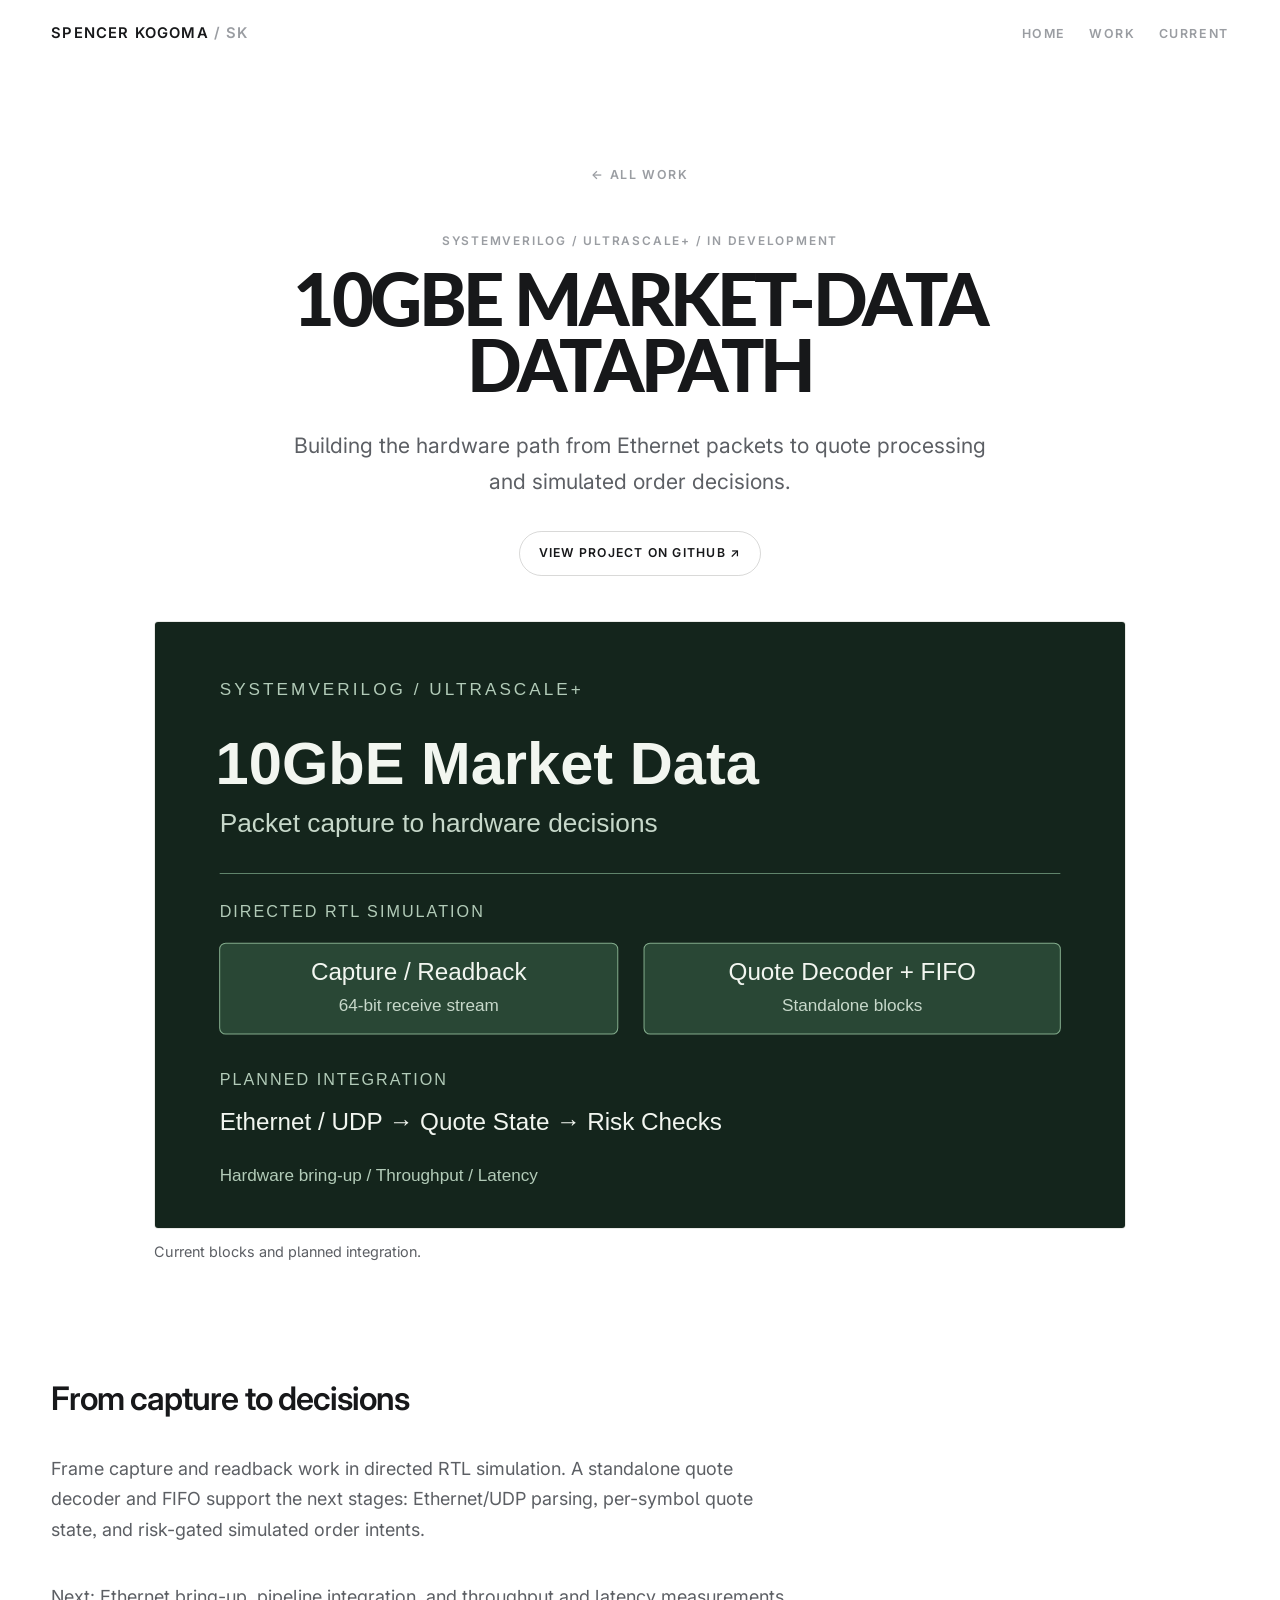
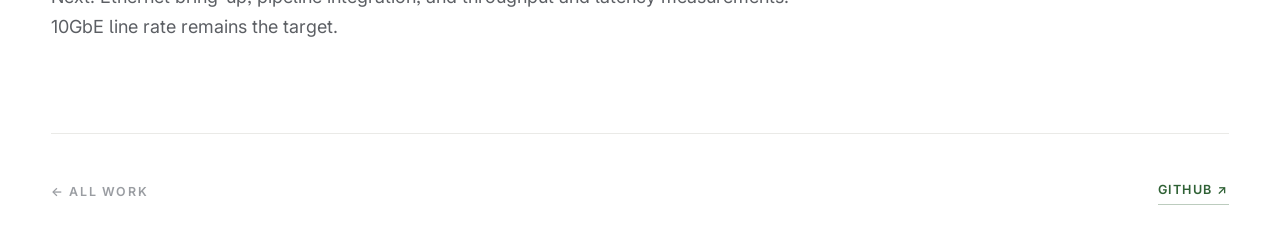
<file: projects/tick-to-trade-datapath.html>
<!DOCTYPE html>
<html lang="en"><head><meta charset="utf-8"><meta name="viewport" content="width=device-width, initial-scale=1">
<title>Research moved / Spencer Kogoma</title><meta http-equiv="refresh" content="0; url=faultline.html"><link rel="canonical" href="faultline.html"></head>
<body><p>The current research project is <a href="faultline.html">10GbE Market-Data Datapath</a>.</p></body></html>
</file>
<file: assets/site.css>
/* ============================================================
   TOKENS
   ============================================================ */
:root{
  --bg:#ffffff;
  --bg-soft:#fbfbfa;
  --card:#ffffff;
  --panel:#ffffff;
  --panel-strong:#fbfbfa;
  --line:#eaeae7;
  --line-strong:rgba(20,21,18,.16);
  --text:#17181a;
  --text-soft:#5c5f64;
  --text-dim:#9a9da2;
  /* green is an accent, not a theme: hover states, links, status */
  --green:#2f6135;
  --green-deep:#123816;
  --shadow:0 10px 30px rgba(20,21,18,.045);
  --shadow-lift:0 20px 56px rgba(20,21,18,.08);

  --sans:"Inter",system-ui,-apple-system,"Segoe UI",Helvetica,sans-serif;
  --display:"Lato","Inter",system-ui,Helvetica,sans-serif;

  --head-h:4.75rem;
  --shell:78rem;
  --gutter:clamp(1.15rem,4vw,3rem);
  --radius:1.9rem;
  --radius-sm:.875rem;
  --ease:cubic-bezier(.16,1,.3,1);
  --spring:cubic-bezier(.22,1.4,.36,1);
  color-scheme:light;
}

/* ============================================================
   BASE  —  fluid root so every rem-based size tracks the viewport
   ============================================================ */
*,*::before,*::after{box-sizing:border-box}
html{
  font-size:clamp(14.5px,0.42vw + 13.4px,18px);
  scroll-behavior:smooth;
  -webkit-text-size-adjust:100%;
}
body{
  margin:0;
  background:var(--bg);
  color:var(--text);
  font-family:var(--sans);
  font-size:1rem;
  font-feature-settings:"cv05" 1,"ss03" 1;
  line-height:1.7;
  -webkit-font-smoothing:antialiased;
  overflow-x:hidden;
}
h1,h2,h3{margin:0;font-family:var(--sans);font-weight:600;letter-spacing:-.03em;line-height:1.15}
p{margin:0}
ul{margin:0;padding:0;list-style:none}
a{color:inherit;text-decoration:none}
:focus-visible{outline:2px solid var(--green);outline-offset:.25rem;border-radius:.15rem}

.shell{width:100%;max-width:var(--shell);margin-inline:auto;padding-inline:var(--gutter)}

.label{
  font-family:var(--sans);font-size:.66rem;font-weight:600;
  letter-spacing:.15em;text-transform:uppercase;color:var(--text-dim);
}

/* ============================================================
   HEADER
   ============================================================ */
.bar{position:fixed;top:0;left:0;right:0;height:.15rem;z-index:60}
.bar span{display:block;height:100%;width:0;background:var(--green)}

.head{
  position:sticky;top:0;z-index:50;
  background:var(--bg);
  background:color-mix(in srgb,var(--bg) 82%,transparent);
  backdrop-filter:blur(14px) saturate(.9);
  -webkit-backdrop-filter:blur(14px) saturate(.9);
  border-bottom:1px solid transparent;
  transition:border-color .4s var(--ease);
}
.head.on{border-bottom-color:var(--line)}
.head-in{display:flex;align-items:center;gap:clamp(1rem,3vw,1.75rem);min-height:3.75rem;padding-block:.5rem}
.mark{
  font-family:var(--sans);font-size:.82rem;font-weight:600;letter-spacing:.08em;
  margin-right:auto;color:var(--text);white-space:nowrap;
}
.mark i{font-style:normal;color:var(--text-dim)}
.head nav{display:flex;flex-wrap:wrap;gap:clamp(.7rem,1.8vw,1.4rem)}
.head nav a{
  position:relative;
  font-size:.69rem;font-weight:600;letter-spacing:.13em;
  text-transform:uppercase;color:var(--text-dim);
  transition:color .3s var(--ease);
}
.head nav a::after{
  content:"";position:absolute;left:0;right:0;bottom:-.35rem;height:1px;
  background:rgba(23,24,26,.25);transform:scaleX(0);transform-origin:left;
  transition:transform .5s var(--ease);
}
.head nav a:hover,.head nav a[aria-current="true"]{color:var(--text)}
.head nav a:hover::after,.head nav a[aria-current="true"]::after{transform:none}
@media(max-width:46rem){.head nav{display:none}}

/* ============================================================
   HERO
   ============================================================ */
.hero{
  min-height:calc(100vh - var(--head-h));
  min-height:calc(100svh - var(--head-h));
  display:flex;flex-direction:column;justify-content:center;
  padding-block:clamp(1.4rem,5vh,3.5rem);
}
.hero > .shell{width:100%}
.now{
  display:inline-flex;align-items:center;gap:.6rem;background:var(--card);
  font-size:.7rem;font-weight:600;letter-spacing:.12em;
  text-transform:uppercase;color:var(--text-soft);
  padding:.45rem .9rem .45rem .7rem;border:1px solid var(--line);
  border-radius:999px;background:var(--panel);
  transition:border-color .45s var(--ease),color .45s var(--ease),transform .45s var(--spring);
}
.now:hover{border-color:var(--line-strong);color:var(--text);transform:translateY(-.15rem)}
.now img{width:1.15rem;height:1.15rem;border-radius:.25rem;object-fit:contain;background:var(--card)}
.pip{width:.4rem;height:.4rem;border-radius:50%;background:var(--green);flex:none;position:relative}
.pip::after{
  content:"";position:absolute;inset:-.25rem;border-radius:50%;
  border:1px solid var(--green);opacity:.5;
  animation:ping 2.8s var(--ease) infinite;
}
@keyframes ping{0%{transform:scale(.5);opacity:.6}70%{transform:scale(1.7);opacity:0}100%{opacity:0}}

/* name — masked lines, per-character spring reveal */
.name{
  margin-top:clamp(1.4rem,3vw,2.2rem);
  font-family:var(--display);font-weight:900;text-transform:uppercase;
  font-size:clamp(2.7rem,9.5vw,6.6rem);
  letter-spacing:-.055em;line-height:.9;color:var(--text);
}
.name .ln{
  display:block;overflow:hidden;
  /* room for descenders and for the spring overshoot, without adding layout space */
  padding:.22em 0 .2em;margin:-.22em 0 -.2em;
}
.name .ln.dim{color:#c9cbce}
.name .ch{
  display:inline-block;white-space:pre;
  transform:translateY(105%) rotate(5deg);
  transform-origin:0 100%;
  transition:transform 1s var(--spring);
}
.name.go .ch{transform:none}

/* intro + rotating role */
.intro{
  margin-top:clamp(1.4rem,3vw,2.2rem);max-width:46ch;
  font-size:clamp(1rem,.35vw + .95rem,1.2rem);color:var(--text-soft);
}

/* index */
.index{margin-top:clamp(3rem,8vh,5.5rem);border-top:1px solid var(--line)}
.index a{
  position:relative;display:flex;align-items:baseline;gap:clamp(.75rem,2vw,1.2rem);
  padding:clamp(.8rem,2vw,1.15rem) 0;border-bottom:1px solid var(--line);
  transition:padding-left .55s var(--spring);
}
.index a::after,.row-link::after{
  content:"";position:absolute;left:0;bottom:-1px;height:1px;width:100%;
  background:rgba(23,24,26,.18);transform:scaleX(0);transform-origin:left;
  transition:transform .7s var(--ease);
}
.index a:hover::after,.row-link:hover::after{transform:none}
.index a:hover{padding-left:.85rem}
.index .n{
  font-size:.69rem;font-weight:600;letter-spacing:.13em;color:var(--text-dim);flex:none;
  transition:color .4s var(--ease),transform .5s var(--spring);
}
.index a:hover .n{color:var(--green);transform:scale(1.25)}
.index .t{font-size:clamp(1.05rem,1.6vw,1.5rem);letter-spacing:-.02em;margin-right:auto}
.index .d{font-size:.69rem;font-weight:500;letter-spacing:.09em;color:var(--text-dim);text-align:right}
@media(max-width:34rem){.index .d{display:none}}

/* ============================================================
   SECTIONS
   ============================================================ */
.sec{padding-block:clamp(3.8rem,10vh,8rem);scroll-margin-top:4.5rem}
.sec-head{display:flex;align-items:baseline;gap:clamp(.75rem,2vw,1.2rem);margin-bottom:clamp(1.8rem,4vw,2.9rem)}
.sec-head h2{font-family:var(--display);font-weight:900;text-transform:uppercase;font-size:clamp(1.9rem,4.6vw,3.4rem);letter-spacing:-.05em;line-height:.95;color:var(--text)}
.sec-head .label{flex:none;transition:transform .7s var(--spring),color .5s var(--ease)}
.sec-head.in .label{color:var(--green)}
.sec-head .line{flex:1;height:1px;background:var(--line);position:relative;overflow:hidden}
.sec-head .line::after{
  content:"";position:absolute;inset:0;background:rgba(23,24,26,.22);
  transform:scaleX(0);transform-origin:left;
  transition:transform 1.5s var(--ease);
}
.sec-head.in .line::after{transform:none}

.lede{max-width:56ch;color:var(--text-soft);margin-bottom:clamp(1.6rem,3.5vw,2.5rem)}

/* panels */
.panel{
  position:relative;overflow:hidden;
  border:1px solid var(--line);border-radius:var(--radius);
  background:var(--panel);padding:clamp(1.4rem,3.4vw,2.4rem);
  box-shadow:var(--shadow);
  transition:transform .55s var(--spring),box-shadow .55s var(--ease),border-color .45s var(--ease);
}
.panel:hover{transform:translateY(-.3rem);box-shadow:var(--shadow-lift);border-color:var(--line-strong)}
.panel + .panel{margin-top:1.4rem}
.panel-top{display:flex;flex-wrap:wrap;align-items:baseline;gap:.6rem 1.2rem;margin-bottom:1rem}
.panel-top h3{font-size:clamp(1.15rem,2.2vw,1.55rem);letter-spacing:-.03em;margin-right:auto}
.panel p{color:var(--text-soft);max-width:70ch}
.panel p + p{margin-top:.9rem}
.note{
  margin-top:1.4rem;padding-top:1.1rem;border-top:1px solid var(--line);
  font-size:.86rem;line-height:1.8;color:var(--text-dim);
}
.note b{color:var(--text-soft);font-weight:600}

/* disclosure rows */
.rows{border-top:1px solid var(--line)}
.row{border-bottom:1px solid var(--line)}
.row summary{
  position:relative;display:flex;align-items:baseline;gap:clamp(.75rem,2vw,1.2rem);
  padding:clamp(.9rem,2.2vw,1.3rem) 0;cursor:pointer;list-style:none;
  transition:padding-left .55s var(--spring);
}
.row summary::-webkit-details-marker{display:none}
.row summary:hover{padding-left:.85rem}
.row .n{
  font-size:.69rem;font-weight:600;letter-spacing:.13em;color:var(--text-dim);flex:none;
  transition:color .4s var(--ease),transform .5s var(--spring);
}
.row summary:hover .n,.row[open] .n{color:var(--green);transform:scale(1.25)}
.row h3{font-size:clamp(1.02rem,1.7vw,1.35rem);letter-spacing:-.02em;margin-right:auto}
.row .meta{font-size:.69rem;font-weight:500;letter-spacing:.09em;color:var(--text-dim);flex:none}
.row .sign{
  font-size:1rem;color:var(--text-dim);flex:none;line-height:1;
  transition:transform .6s var(--spring),color .4s var(--ease);
}
.row[open] .sign{transform:rotate(135deg) scale(1.15);color:var(--green)}
.row-body{padding:.15rem 0 clamp(1.4rem,3vw,2rem);display:grid;gap:clamp(1.3rem,3vw,1.8rem)}
@media(min-width:54rem){.row-body{grid-template-columns:minmax(0,1.4fr) minmax(0,.85fr);gap:clamp(2rem,4vw,3rem)}}
.row-body p{color:var(--text-soft);max-width:62ch}
.row-body ul.pts{margin-top:1rem;display:grid;gap:.7rem}
.row-body ul.pts li{
  position:relative;padding-left:1.2rem;color:var(--text-soft);font-size:.94rem;line-height:1.7;
}
.row-body ul.pts li::before{
  content:"";position:absolute;left:0;top:.72em;width:.55rem;height:1px;background:var(--line-strong);
}
.spec{display:grid;gap:0;align-content:start}
.spec div{padding:.7rem 0;border-bottom:1px solid var(--line)}
.spec div:first-child{padding-top:0}
.spec dt{font-size:.63rem;font-weight:600;letter-spacing:.13em;text-transform:uppercase;color:var(--text-dim)}
.spec dd{margin:.3rem 0 0;font-size:.9rem;color:var(--text-soft)}
.spec a{color:var(--green);border-bottom:1px solid rgba(47,97,53,.32);word-break:break-word}
.spec a:hover{border-bottom-color:var(--green)}
.out{
  display:inline-flex;align-items:center;gap:.5rem;margin-top:1.4rem;
  font-size:.7rem;font-weight:600;letter-spacing:.12em;text-transform:uppercase;
  color:var(--green);border-bottom:1px solid rgba(47,97,53,.32);padding-bottom:.2rem;
  transition:border-color .4s var(--ease),transform .5s var(--spring);
}
.out:hover{border-bottom-color:var(--green);transform:translateX(.3rem)}

/* stack */
.stack{display:grid;gap:clamp(1.6rem,4vw,2.6rem)}
@media(min-width:40rem){.stack{grid-template-columns:repeat(2,minmax(0,1fr))}}
@media(min-width:58rem){.stack{grid-template-columns:repeat(3,minmax(0,1fr))}}
.stack h3{font-size:.95rem;letter-spacing:-.01em;margin-bottom:.9rem;padding-bottom:.7rem;border-bottom:1px solid var(--line)}
.stack li{font-size:.92rem;line-height:2;color:var(--text-soft)}

/* background */
.hist{border-top:1px solid var(--line)}
.hist li{
  display:grid;gap:.25rem;padding:clamp(1rem,2.4vw,1.4rem) 0;border-bottom:1px solid var(--line);
  transition:padding-left .55s var(--spring);
}
.hist li:hover{padding-left:.85rem}
@media(min-width:48rem){
  .hist li{grid-template-columns:minmax(7rem,9.5rem) minmax(0,1fr);gap:0 clamp(1.4rem,3vw,2.2rem);align-items:baseline}
}
.hist .when{font-size:.69rem;font-weight:600;letter-spacing:.11em;color:var(--text-dim)}
.hist h3{font-size:1rem;letter-spacing:-.01em}
.hist .org{font-size:.78rem;font-weight:600;letter-spacing:.03em;color:var(--text-soft);margin-top:.3rem}
.hist p{margin-top:.6rem;color:var(--text-soft);font-size:.92rem;max-width:64ch}

/* contact */
.contact{padding-block:clamp(4.5rem,12vh,9rem);border-top:1px solid var(--line)}
.contact h2{font-family:var(--display);font-weight:900;text-transform:uppercase;font-size:clamp(2.2rem,6vw,4.2rem);letter-spacing:-.055em;line-height:.92;color:var(--text);margin-top:1.2rem}
.contact p{margin-top:1.4rem;max-width:52ch;color:var(--text-soft)}

footer{padding-block:2rem;border-top:1px solid var(--line)}
.foot{display:flex;flex-wrap:wrap;justify-content:space-between;gap:.75rem}
.foot span{font-size:.69rem;font-weight:500;letter-spacing:.11em;color:var(--text-dim)}

/* ============================================================
   MOTION
   ============================================================ */
.rv{
  opacity:0;transform:translateY(2rem) scale(.985);
  transition:opacity .8s var(--ease),transform .95s var(--spring);
}
.rv.in{opacity:1;transform:none}
.wr > span{
  display:inline-block;opacity:0;transform:translateY(.7em) rotate(2deg);
  transition:opacity .65s var(--ease),transform .8s var(--spring);
}
.wr.in > span{opacity:1;transform:none}

@media(prefers-reduced-motion:reduce){
  html{scroll-behavior:auto}
  .rv,.wr > span{opacity:1;transform:none;transition:none}
  .name .ch{transform:none;transition:none}
  .pip::after{animation:none}
  .rot{height:auto;overflow:visible}
  .rot-i b + b{display:none}
  .rot-i b[data-off]{opacity:1;filter:none}
  *{transition-duration:.01ms!important}
}

/* ============================================================
   ROTATING DISPLAY BAND
   ============================================================ */
.band{
  margin-top:clamp(2.5rem,6vh,4rem);
  text-align:center;
  padding-block:clamp(1.5rem,4vh,2.5rem);
  border-top:1px solid var(--line);
  border-bottom:1px solid var(--line);
}
.band .label{display:block;margin-bottom:clamp(.5rem,1.5vw,.9rem)}
.rot{
  display:inline-block;position:relative;vertical-align:top;
  overflow:hidden;height:1.28em;
  font-size:clamp(2rem,6.4vw,4.3rem);
  font-weight:700;letter-spacing:-.045em;line-height:1.28;
}
.rot-i{display:block;position:relative;transition:transform .62s var(--spring)}
.rot-i b{
  display:block;height:1.28em;line-height:1.28em;font-weight:600;
  padding-inline:.06em;color:var(--green);white-space:nowrap;
  transition:opacity .4s var(--ease),filter .4s var(--ease);
}
.rot-i b[data-off]{opacity:.18;filter:blur(.07em)}

/* ============================================================
   WORK ROWS AS LINKS
   ============================================================ */
.rows{border-top:1px solid var(--line)}
.row-link{
  position:relative;display:flex;align-items:baseline;
  gap:clamp(.75rem,2vw,1.2rem);
  padding:clamp(1rem,2.6vw,1.5rem) 0;
  border-bottom:1px solid var(--line);
  transition:padding-left .55s var(--spring);
}
.row-link::after{
  content:"";position:absolute;left:0;bottom:-1px;height:1px;width:100%;
  background:rgba(23,24,26,.18);transform:scaleX(0);transform-origin:left;
  transition:transform .7s var(--ease);
}
.row-link:hover::after{transform:none}
.row-link:hover{padding-left:.85rem}
.row-link .n{
  font-size:.69rem;font-weight:600;letter-spacing:.13em;color:var(--text-dim);flex:none;
  transition:color .4s var(--ease),transform .5s var(--spring);
}
.row-link:hover .n{color:var(--green);transform:scale(1.25)}
.row-link h3{font-size:clamp(1.05rem,1.9vw,1.45rem);letter-spacing:-.02em;margin-right:auto}
.row-link .meta{font-size:.69rem;font-weight:500;letter-spacing:.09em;color:var(--text-dim);flex:none}
.row-link .ar{
  font-size:.95rem;color:var(--text-dim);flex:none;
  transition:transform .5s var(--spring),color .4s var(--ease);
}
.row-link:hover .ar{transform:translateX(.35rem);color:var(--green)}
@media(max-width:38rem){.row-link .meta{display:none}}


/* ============================================================
   PROJECT PAGES
   ============================================================ */
.back{
  display:inline-flex;align-items:center;gap:.5rem;
  font-size:.69rem;font-weight:600;letter-spacing:.13em;text-transform:uppercase;
  color:var(--text-dim);
  transition:color .4s var(--ease),transform .5s var(--spring);
}
.back:hover{color:var(--green);transform:translateX(-.25rem)}

.ph{padding-block:clamp(2.5rem,8vh,4.5rem) clamp(2rem,5vh,3rem)}
.ph .label{display:block;margin-top:clamp(1.6rem,4vw,2.4rem)}
.ph h1{
  margin-top:.8rem;
  font-family:var(--display);font-weight:900;text-transform:uppercase;
  font-size:clamp(2rem,5.6vw,4rem);
  letter-spacing:-.05em;line-height:.92;color:var(--text);
}
.ph .sub{
  margin-top:clamp(1.1rem,2.5vw,1.6rem);max-width:56ch;
  font-size:clamp(1rem,.35vw + .95rem,1.18rem);color:var(--text-soft);
}
.ph .facts{
  display:grid;gap:clamp(.9rem,2.5vw,1.4rem);
  margin-top:clamp(2rem,5vw,3rem);padding-top:clamp(1.2rem,3vw,1.8rem);
  border-top:1px solid var(--line);
}
@media(min-width:34rem){.ph .facts{grid-template-columns:repeat(2,minmax(0,1fr))}}
@media(min-width:52rem){.ph .facts{grid-template-columns:repeat(4,minmax(0,1fr))}}
.ph .facts dt{font-size:.63rem;font-weight:600;letter-spacing:.13em;text-transform:uppercase;color:var(--text-dim)}
.ph .facts dd{margin:.35rem 0 0;font-size:.92rem;color:var(--text-soft)}

.prose{max-width:68ch;display:grid;gap:clamp(1.4rem,3vw,2rem)}
.prose h2{font-size:clamp(1.25rem,2.6vw,1.8rem);letter-spacing:-.03em;margin-top:clamp(1rem,3vw,2rem)}
.prose p{color:var(--text-soft)}
.prose ul{display:grid;gap:.75rem}
.prose ul li{position:relative;padding-left:1.2rem;color:var(--text-soft);line-height:1.75}
.prose ul li::before{
  content:"";position:absolute;left:0;top:.78em;width:.55rem;height:1px;background:var(--line-strong);
}
.prose code{
  font-family:ui-monospace,SFMono-Regular,Menlo,Consolas,monospace;
  font-size:.86em;color:var(--green);
  background:rgba(47,97,53,.06);padding:.1rem .35rem;border-radius:.25rem;
}
.callout{
  border:1px solid var(--line);border-left:5px solid var(--green-deep);
  border-radius:var(--radius-sm);background:var(--card);background:var(--panel);
  padding:clamp(1rem,2.5vw,1.5rem);
}
.callout p{color:var(--text-soft);font-size:.94rem}
.callout strong{color:var(--text);font-weight:600}

.pager{
  display:flex;flex-wrap:wrap;justify-content:space-between;gap:1rem;
  padding-block:clamp(2rem,5vh,3rem);border-top:1px solid var(--line);
}

.sec-flush{padding-top:0}


/* ============================================================
   CURSOR GLOW + TRAIL
   Adapted from ishikawa.co. Theirs uses mix-blend-mode:screen over a
   near-black page; on white that is a no-op, so this uses multiply
   with a low-alpha green instead.
   ============================================================ */
.cursor-glow{
  position:fixed;top:0;left:0;z-index:1;
  width:39rem;height:39rem;margin:-19.5rem 0 0 -19.5rem;
  border-radius:50%;
  background:radial-gradient(circle,
    rgba(47,97,53,.13) 0%,
    rgba(47,97,53,.07) 38%,
    transparent 70%);
  mix-blend-mode:multiply;
  pointer-events:none;
  opacity:0;
  transition:opacity 700ms ease;
  will-change:transform;
}
.cursor-glow.is-on{opacity:1}

.trail-dot{
  position:fixed;z-index:4;
  border-radius:50%;
  background:rgba(47,97,53,.6);
  mix-blend-mode:multiply;
  pointer-events:none;
  animation:trail-fade 800ms cubic-bezier(.22,.8,.4,1) forwards;
}
@keyframes trail-fade{
  0%{opacity:.5;transform:translate(-50%,-50%) scale(1)}
  100%{
    opacity:0;
    transform:translate(calc(-50% + var(--tx,0px)),calc(-50% + var(--ty,10px))) scale(.15);
  }
}

@media(pointer:coarse){
  .cursor-glow,.trail-dot{display:none}
}
@media(prefers-reduced-motion:reduce){
  .cursor-glow,.trail-dot{display:none}
}

.hero .shell{text-align:center}

/* ============================================================
   CENTRED LAYOUT
   Appended last so these win over the earlier rules, media queries
   included. Long-form article prose on project pages stays left
   aligned; centring a full page of body copy hurts readability.
   ============================================================ */
.name,.intro{text-align:center}
.intro{margin-inline:auto}

.index a{justify-content:center}
.index .t{margin-right:0}
.index .d{display:none}

.sec-head{flex-direction:column;align-items:center;text-align:center;gap:.75rem}
.sec-head .line{width:min(100%,7rem);flex:none;height:1px}
.lede{margin-inline:auto;text-align:center}

.panel{text-align:center}
.panel-top{justify-content:center}
.panel-top h3{margin-right:0}
.panel p{margin-inline:auto}

.rows{text-align:center}
.row-link{justify-content:center}
.row-link h3{margin-right:0}

.stack{text-align:center}
.stack h3{border-bottom:0;padding-bottom:0;margin-bottom:.65rem}

.hist{text-align:center}
.hist li{grid-template-columns:1fr !important;justify-items:center;gap:.3rem}
.hist p{margin-inline:auto}
.hist li:hover{padding-left:0}

.contact .shell > .rv{text-align:center}
.contact p{margin-inline:auto}

.foot{justify-content:center;gap:1.4rem;text-align:center}

/* project pages: centre the header, leave the article body alone */
.ph{text-align:center}
.ph .sub{margin-inline:auto}
.ph .facts{text-align:center;justify-items:center}
.pager{justify-content:center;gap:1.6rem}

/* ============================================================
   BIG CONTACT LINKS
   Label only, at display size. The word slides up on hover and a
   green duplicate rises to replace it; the rule underneath redraws
   in green at the same time.
   ============================================================ */
.big-links{
  margin-top:clamp(2.5rem,7vw,4.5rem);
  display:grid;justify-items:center;
  gap:clamp(.5rem,1.6vw,.85rem);
}
.big-link{
  position:relative;display:inline-block;
  font-family:var(--display);font-weight:900;text-transform:uppercase;
  font-size:clamp(.85rem,2.5vw,1.45rem);
  letter-spacing:-.01em;line-height:1.15;
  padding-bottom:.1em;
  opacity:0;transform:translateY(1.2rem);
  transition:opacity .7s var(--ease),transform .85s var(--spring);
}
.big-links.in .big-link{opacity:1;transform:none}
.big-links.in .big-link:nth-child(2){transition-delay:.09s}
.big-links.in .big-link:nth-child(3){transition-delay:.18s}

/* the resting rule, so it reads as clickable before any hover */
.big-link::after{
  content:"";position:absolute;left:0;right:0;bottom:0;
  height:.055em;background:var(--line-strong);
}
/* and the green rule that draws over it */
.big-link::before{
  content:"";position:absolute;left:0;right:0;bottom:0;z-index:1;
  height:.055em;background:var(--green);
  transform:scaleX(0);transform-origin:left;
  transition:transform .7s var(--ease);
}
.big-link:hover::before,.big-link:focus-visible::before{transform:none}

.bl-mask{display:block;position:relative;overflow:hidden}
.bl-a{display:block;transition:transform .7s var(--spring)}
.bl-b{
  position:absolute;inset:0;display:block;color:var(--green);
  transform:translateY(100%);
  transition:transform .7s var(--spring);
}
.big-link:hover .bl-a,.big-link:focus-visible .bl-a{transform:translateY(-100%)}
.big-link:hover .bl-b,.big-link:focus-visible .bl-b{transform:translateY(0)}

.bl-ar{
  position:absolute;left:100%;bottom:.22em;margin-left:.22em;
  font-size:.3em;line-height:1;color:var(--green);
  opacity:0;transform:translateX(-.45em);
  transition:opacity .45s var(--ease),transform .6s var(--spring);
}
.big-link:hover .bl-ar,.big-link:focus-visible .bl-ar{opacity:1;transform:none}
@media(max-width:44rem){.bl-ar{display:none}}

@media(prefers-reduced-motion:reduce){
  .big-link{opacity:1;transform:none}
  .bl-a,.bl-b,.bl-ar{transition:none}
  .big-link:hover .bl-a{transform:none}
  .bl-b{display:none}
}

/* ============================================================
   SIDE RAIL  —  contents and scroll progress in one fixed column
   ============================================================ */
.rail{
  position:fixed;z-index:40;
  right:clamp(1.1rem,2.6vw,2.4rem);top:50%;
  transform:translateY(-50%);
  display:flex;flex-direction:column;
  gap:clamp(.85rem,2.2vh,1.5rem);
}
.rail-track{
  position:absolute;right:.575rem;top:.35rem;bottom:.35rem;
  width:1px;background:var(--line-strong);opacity:.45;
}
.rail-fill{
  position:absolute;inset:0;background:var(--green);
  transform:scaleY(0);transform-origin:top;
}
.rail a{
  position:relative;display:flex;align-items:center;justify-content:flex-end;
  gap:.55rem;padding-right:1.35rem;
  font-size:.63rem;font-weight:600;letter-spacing:.13em;text-transform:uppercase;
  color:var(--text-dim);
  transition:color .4s var(--ease);
}
.rail a::after{
  content:"";position:absolute;right:.35rem;
  width:.45rem;height:.45rem;border-radius:50%;
  background:var(--bg);border:1px solid var(--line-strong);
  transition:background .4s var(--ease),border-color .4s var(--ease),transform .55s var(--spring);
}
.rail .rail-t{
  opacity:0;transform:translateX(.55rem);white-space:nowrap;
  transition:opacity .45s var(--ease),transform .55s var(--ease);
}
.rail:hover .rail-t,.rail a:focus-visible .rail-t{opacity:1;transform:none}
.rail a:hover{color:var(--text)}
.rail a:hover::after{border-color:var(--green);transform:scale(1.25)}
.rail a[aria-current="true"]{color:var(--text)}
.rail a[aria-current="true"] .rail-t{opacity:1;transform:none}
.rail a[aria-current="true"]::after{
  background:var(--green);border-color:var(--green);
  transform:scale(1.4);
}
@media(max-width:64rem){.rail{display:none}}

@media(prefers-reduced-motion:reduce){
  .rail .rail-t{opacity:1;transform:none}
}

/* ============================================================
   CODE EXCERPTS
   ============================================================ */
.code{
  margin:0;text-align:left;
  border:1px solid var(--line);border-radius:var(--radius-sm);
  background:var(--bg-soft);overflow:hidden;
}
.code figcaption{
  display:flex;flex-wrap:wrap;justify-content:space-between;gap:.5rem 1rem;
  padding:.7rem 1rem;border-bottom:1px solid var(--line);
  font-size:.6rem;font-weight:600;letter-spacing:.13em;text-transform:uppercase;
  color:var(--text-dim);
}
.code pre{
  margin:0;padding:1rem 1.1rem;overflow-x:auto;
  font-family:ui-monospace,SFMono-Regular,Menlo,Consolas,monospace;
  font-size:.76rem;line-height:1.8;color:var(--text-soft);
  -webkit-overflow-scrolling:touch;
}
.code code{background:none;padding:0;color:inherit;font-size:inherit}

.gh{
  display:inline-flex;align-items:center;gap:.55rem;margin-top:1.1rem;
  padding:.6rem 1.05rem;border-radius:999px;
  border:1px solid var(--line-strong);
  font-size:.68rem;font-weight:600;letter-spacing:.1em;text-transform:uppercase;
  color:var(--text);
  transition:background .4s var(--ease),color .4s var(--ease),border-color .4s var(--ease),transform .5s var(--spring);
}
.gh svg{width:1.15em;height:1.15em;fill:currentColor;flex:none}
.gh:hover{background:var(--green);color:#fff;border-color:var(--green);transform:translateY(-.12rem)}

/* code tokens — green for keywords, deeper green for literals */
.code .tk{color:var(--green);font-weight:600}
.code .tn{color:var(--green-deep);font-weight:500}
.code .tp{color:var(--text-dim)}
.code .tc{color:var(--text-dim);font-style:italic}

/* smaller GitHub chip, for use inside list entries */
.gh-sm{
  margin-top:.9rem;padding:.45rem .85rem;
  font-size:.6rem;letter-spacing:.11em;
  border-color:var(--line);
}
.hist .gh-sm{margin-inline:auto}

/* ============================================================
   WAVEFORM CANVAS
   A scrolling timing diagram: clock, valid strobe, and a data bus.
   ============================================================ */
.wave{
  margin-top:clamp(1.6rem,4vh,2.6rem);
  width:100%;
  border-top:1px solid var(--line);
  border-bottom:1px solid var(--line);
  padding-block:clamp(.7rem,2vh,1.1rem);
}
.wave canvas{
  display:block;width:100%;
  height:clamp(4.2rem,10vh,6.2rem);
}

/* ============================================================
   ONE SECTION PER SCREEN
   Each section fills the viewport and the scroll snaps to it, so a
   reader lands on one idea at a time. Snapping is switched off when a
   viewport is too short to hold a section, so nothing gets trapped.
   ============================================================ */
html{scroll-padding-top:var(--head-h)}
.snapping{scroll-snap-type:y mandatory;scroll-behavior:smooth}
.snap{
  min-height:100vh;
  min-height:100svh;
  scroll-snap-align:start;
  scroll-snap-stop:always;
  display:flex;flex-direction:column;justify-content:center;
  padding-block:clamp(4.5rem,10vh,7rem);
}
.snap > .shell{width:100%}
@media(max-height:38rem){
  .snapping{scroll-snap-type:none}
  .snap{min-height:0;padding-block:clamp(3rem,8vh,5rem)}
}
@media(prefers-reduced-motion:reduce){.snapping{scroll-snap-type:none}}

/* sections animate every time they are landed on, not just once */
.snap .rv{transition-duration:.75s,.9s}

/* ---------- home ---------- */
.hero .name{margin-top:0}
.hero .intro{margin-top:clamp(1.1rem,2.5vw,1.6rem)}


/* ---------- focus ---------- */
.focus .band{border:0;padding-block:0;margin-top:0}
.focus .wave{margin-top:clamp(2.5rem,7vh,4.5rem)}

/* ---------- now ---------- */
.now-grid{display:grid;gap:clamp(1rem,2.5vw,1.6rem)}
@media(min-width:56rem){.now-grid{grid-template-columns:repeat(2,minmax(0,1fr));align-items:start}}
.now-grid .panel + .panel{margin-top:0}

/* ---------- work rows, with a line of context ---------- */
.row-link{align-items:flex-start;gap:clamp(.9rem,2.5vw,1.6rem)}
.row-link .row-body{display:flex;flex-direction:column;gap:.3rem;text-align:center}
.row-link .row-title{
  font-family:var(--display);font-weight:900;text-transform:uppercase;
  font-size:clamp(1rem,2.2vw,1.6rem);letter-spacing:-.035em;line-height:1.05;
  color:var(--text);
}
.row-link .row-desc{font-size:.86rem;color:var(--text-soft);line-height:1.6;max-width:46ch}
.row-link .n{padding-top:.35rem}
.row-link .ar{padding-top:.3rem}
.rows{border-top:1px solid var(--line)}

/* ---------- background, simplified ---------- */
.hist li{
  padding-block:clamp(.9rem,2.4vw,1.4rem);
  gap:.15rem;
}
.hist .when{
  font-size:.62rem;letter-spacing:.15em;color:var(--text-dim);
  display:block;margin-bottom:.35rem;
}
.hist h3{
  font-family:var(--display);font-weight:900;text-transform:uppercase;
  font-size:clamp(.95rem,1.9vw,1.3rem);letter-spacing:-.03em;line-height:1.1;
}
.hist .org{
  font-size:.72rem;font-weight:600;letter-spacing:.09em;text-transform:uppercase;
  color:var(--green);margin-top:.4rem;
}
.hist p{margin-top:.5rem;font-size:.88rem;max-width:58ch;line-height:1.65}
@media(min-width:48rem){
  .hist li{grid-template-columns:minmax(5.5rem,7rem) minmax(0,1fr);align-items:baseline}
  .hist .when{margin-bottom:0}
}

/* ============================================================
   HERO AT SCALE
   The opening screen was reading small on phones, where the type was
   leaning on rem while the viewport did the shrinking. These sizes
   lead with vw so the hero grows to fill a small screen too.
   ============================================================ */
.hero{padding-block:clamp(4.5rem,9vh,6rem) 0;justify-content:space-between}
.hero > .shell{flex:1;display:flex;flex-direction:column;justify-content:center}

.name{
  font-size:clamp(3.4rem,15vw,7.4rem);
  letter-spacing:-.055em;line-height:.88;
}
.hero .intro{
  font-size:clamp(.95rem,3.4vw,1.15rem);
  max-width:34ch;margin-inline:auto;
}
.hero .band{
  margin-top:clamp(1.6rem,5vh,2.6rem);
  border:0;padding-block:0;
}
.hero .band .label{
  font-size:clamp(.62rem,2.2vw,.72rem);
  margin-bottom:clamp(.35rem,1.4vw,.7rem);
}
.hero .rot{
  font-size:clamp(1.85rem,8.4vw,4rem);
  font-weight:700;letter-spacing:-.045em;
}
.hero .big-links{margin-top:clamp(1.8rem,5vh,3rem)}
.hero .big-link{font-size:clamp(1.05rem,4.4vw,1.6rem)}

/* waveform runs edge to edge at the foot of the hero */
.wave{
  width:100vw;margin-left:calc(50% - 50vw);
  margin-top:clamp(1.6rem,4vh,2.6rem);
  border-bottom:0;
  padding-block:clamp(.5rem,1.6vh,1rem);
}
.wave canvas{height:clamp(5rem,13vh,8rem)}

/* ============================================================
   TECHNICAL CONVEYOR
   Two identical rows translate as one track; at -50% the second row
   sits exactly where the first began, so the loop has no seam.
   ============================================================ */
.belt{
  width:100vw;margin-left:calc(50% - 50vw);
  margin-top:clamp(1.6rem,4vh,2.6rem);
  overflow:hidden;
  -webkit-mask-image:linear-gradient(90deg,transparent,#000 7%,#000 93%,transparent);
  mask-image:linear-gradient(90deg,transparent,#000 7%,#000 93%,transparent);
}
.belt-track{display:flex;width:max-content;animation:belt 46s linear infinite}
.belt:hover .belt-track{animation-play-state:paused}
@keyframes belt{from{transform:translateX(0)}to{transform:translateX(-50%)}}
.belt-row{display:flex;align-items:center}
.belt-item{
  display:flex;align-items:center;gap:.65rem;
  padding-inline:clamp(.9rem,2.2vw,1.7rem);
}
.belt-ico{
  flex:none;display:grid;place-items:center;
  width:2.35rem;height:2.35rem;border-radius:.7rem;
  border:1px solid var(--line);background:var(--bg);
  transition:border-color .4s var(--ease),transform .5s var(--spring);
}
.belt-item:hover .belt-ico{border-color:var(--green);transform:translateY(-.15rem)}
.belt-ico svg{width:1.2rem;height:1.2rem;fill:var(--green)}
.belt-ico span{
  font-size:.66rem;font-weight:700;letter-spacing:.01em;color:var(--green);
  text-transform:uppercase;
}
.belt-name{
  font-size:.78rem;font-weight:600;letter-spacing:.08em;text-transform:uppercase;
  color:var(--text-soft);white-space:nowrap;
}
@media(prefers-reduced-motion:reduce){
  .belt{overflow-x:auto;-webkit-mask-image:none;mask-image:none}
  .belt-track{animation:none}
  .belt-row + .belt-row{display:none}
}

/* Northwestern, as a link */
.uni{
  color:var(--text);font-weight:600;
  border-bottom:1px solid var(--green);
  transition:color .35s var(--ease),border-color .35s var(--ease);
}
.uni:hover{color:var(--green)}

/* sub-pages: no snapping, room to breathe */
.page-sec{padding-block:clamp(1.5rem,5vh,2.5rem) 0;text-align:center}
.sec-flush{padding-top:clamp(1.5rem,4vh,2.5rem)}

/* --- hero children centre properly inside the flex column --- */
.hero > .shell{align-items:center}
.hero > .shell > *{max-width:100%}
.hero .name,.hero .intro,.hero .big-links{width:100%}

/* --- the band now introduces the conveyor --- */
.sec .band{
  border:0;padding-block:0;
  margin-top:clamp(.6rem,2vh,1.2rem);
  margin-bottom:clamp(.4rem,1.5vh,1rem);
}

/* --- Northwestern block --- */
.edu-grid{display:grid;gap:1px;background:var(--line);border:1px solid var(--line);border-radius:var(--radius-sm);overflow:hidden}
@media(min-width:36rem){.edu-grid{grid-template-columns:repeat(2,minmax(0,1fr))}}
@media(min-width:60rem){.edu-grid{grid-template-columns:repeat(3,minmax(0,1fr))}}
.edu-card{background:var(--bg);padding:clamp(1.1rem,2.6vw,1.6rem)}
.edu-card h3{
  font-family:var(--display);font-weight:900;text-transform:uppercase;
  font-size:clamp(1rem,2vw,1.35rem);letter-spacing:-.03em;line-height:1.1;margin-top:.5rem;
}
.edu-card p{margin-top:.4rem;font-size:.82rem;color:var(--text-soft)}
.edu-cols{display:grid;gap:clamp(1.6rem,4vw,2.6rem);margin-top:clamp(1.8rem,4vw,2.6rem)}
@media(min-width:44rem){.edu-cols{grid-template-columns:repeat(2,minmax(0,1fr))}}
.edu-cols h3{
  font-size:.72rem;font-weight:600;letter-spacing:.13em;text-transform:uppercase;
  color:var(--text-dim);padding-bottom:.7rem;border-bottom:1px solid var(--line);margin-bottom:.8rem;
}
.edu-cols li{font-size:.9rem;line-height:2;color:var(--text-soft)}

/* --- hero: keep the whole waveform on screen --- */
.hero{padding-block:clamp(3.5rem,7vh,5rem) 0}
.hero > .shell{min-height:0}
.wave{flex:none;margin-top:clamp(1rem,3vh,2rem)}
.wave canvas{height:clamp(3.8rem,9vh,6rem)}

/* the band now closes the Technical screen, under the conveyor */
.sec .belt + .shell .band{margin-top:clamp(1.4rem,4vh,2.4rem);margin-bottom:0}

/* ============================================================
   HIDE THE NATIVE SCROLLBAR
   The rail already reports position, so the browser's own bar is
   redundant. Scrolling itself is untouched.
   ============================================================ */
html{scrollbar-width:none;-ms-overflow-style:none}
html::-webkit-scrollbar,body::-webkit-scrollbar{width:0;height:0;display:none}

/* ============================================================
   FLAT PANELS
   The rounded, shadowed card is a template tell. These are separated
   by a rule and by space instead.
   ============================================================ */
.panel{
  border:0;border-top:1px solid var(--line);border-radius:0;
  background:none;box-shadow:none;
  padding:clamp(1.4rem,3.5vw,2.2rem) 0 0;
  overflow:visible;
}
.panel:hover{transform:none;box-shadow:none;border-color:var(--line)}
.panel::before{display:none}
.panel + .panel{margin-top:clamp(1.6rem,4vw,2.4rem)}
.now-grid{gap:clamp(1.6rem,4vw,3rem)}
@media(min-width:56rem){.now-grid{gap:clamp(2rem,4vw,3.4rem)}}
.panel-top{margin-bottom:.9rem}
.note{border-top:0;padding-top:.9rem;margin-top:1rem}

/* the Northwestern cards lose their frame for the same reason */
.edu-grid{
  background:none;border:0;border-top:1px solid var(--line);border-radius:0;
  gap:0;
}
.edu-card{
  background:none;
  padding:clamp(1.1rem,2.6vw,1.5rem) 0;
  border-bottom:1px solid var(--line);
}
@media(min-width:36rem){
  .edu-grid{column-gap:clamp(1.5rem,4vw,3rem)}
}

/* the band, opening a sub-page */
.page-intro{padding-block:clamp(1.5rem,5vh,2.5rem) 0}
.page-intro .band{border:0;padding-block:0;margin:0}

/* ============================================================
   SNAPPING, ON THE ACTUAL SCROLL CONTAINER
   This was previously set on <body>, which is not the scroller, so it
   never took effect. scroll-snap-stop:always is what makes a section
   hold before the next one is allowed.
   ============================================================ */
html.snapping{scroll-snap-type:y mandatory;scroll-behavior:smooth}
@media(max-height:38rem){html.snapping{scroll-snap-type:none}}
@media(prefers-reduced-motion:reduce){html.snapping{scroll-snap-type:none}}

/* ============================================================
   HERO FITS ONE SCREEN
   Sizes are capped by viewport height as well as width, so on a short
   laptop window the type shrinks rather than pushing the waveform off
   the bottom of the first screen.
   ============================================================ */
.hero{
  /* the sticky header sits in the flow above this, so a full 100svh
     would end one header-height below the fold and take the waveform
     with it */
  height:calc(100vh - var(--head-h));
  height:calc(100svh - var(--head-h));
  min-height:0;
  padding-block:clamp(1.2rem,3.5vh,2.6rem) 0;
  justify-content:space-between;
}
.hero > .shell{flex:1 1 auto;min-height:0;justify-content:center}
.name{
  font-size:clamp(2.4rem,min(14vw,10.5vh),7rem);
  line-height:.88;
}
.hero .intro{
  font-size:clamp(.9rem,min(3.4vw,2vh),1.1rem);
  margin-top:clamp(.7rem,1.8vh,1.3rem);
}
.hero .big-links{margin-top:clamp(1rem,3vh,2.2rem);gap:clamp(.35rem,1.1vh,.7rem)}
.hero .big-link{font-size:clamp(.95rem,min(4.2vw,2.7vh),1.5rem)}
.wave{flex:none;margin-top:clamp(.7rem,2vh,1.6rem)}
.wave canvas{height:clamp(3.2rem,8vh,5.5rem)}
@media(max-height:38rem){
  .hero{height:auto;min-height:0;padding-block:clamp(2rem,6vh,3.5rem)}
}
.snap:not(.hero){
  min-height:calc(100vh - var(--head-h));
  min-height:calc(100svh - var(--head-h));
}

/* ============================================================
   NORTHWESTERN PAGE
   ============================================================ */
.nu-head{flex-direction:column;align-items:center;gap:.45rem}
.nu-head h2{color:var(--green)}
.nu-place{
  font-size:.68rem;font-weight:600;letter-spacing:.15em;text-transform:uppercase;
  color:var(--text-dim);
}
.nu-head .line{width:min(100%,7rem);margin-top:.5rem}

.nu-block{margin-top:clamp(2.2rem,5vw,3.4rem)}
.nu-sub{
  font-size:.72rem;font-weight:600;letter-spacing:.13em;text-transform:uppercase;
  color:var(--text-dim);padding-bottom:.7rem;border-bottom:1px solid var(--line);
  margin-bottom:clamp(1rem,2.5vw,1.5rem);
}

@media(min-width:44rem){}

/* dropdowns */
.drops{border-top:1px solid var(--line)}
.drop{border-bottom:1px solid var(--line)}
.drop summary{
  display:flex;align-items:baseline;justify-content:center;
  gap:clamp(.6rem,2vw,1.1rem);
  padding:clamp(.85rem,2.2vw,1.2rem) 0;
  cursor:pointer;list-style:none;
  transition:padding-left .5s var(--spring);
}
.drop summary::-webkit-details-marker{display:none}
.drop summary:hover{padding-left:.7rem}
.drop-t{
  font-family:var(--display);font-weight:900;text-transform:uppercase;
  font-size:clamp(.92rem,1.9vw,1.2rem);letter-spacing:-.03em;color:var(--text);
}
.drop-r{
  font-size:.66rem;font-weight:600;letter-spacing:.12em;text-transform:uppercase;
  color:var(--text-dim);
}
.drop-s{
  font-size:.95rem;color:var(--text-dim);line-height:1;
  transition:transform .55s var(--spring),color .4s var(--ease);
}
.drop[open] .drop-s{transform:rotate(135deg);color:var(--green)}
.drop[open] .drop-t{color:var(--green)}
.drop-body{padding:0 0 clamp(1rem,2.5vw,1.5rem)}
.drop-body p{font-size:.88rem;line-height:1.7;color:var(--text-soft);max-width:56ch;margin-inline:auto}

/* ============================================================
   CENTRING THE SNAPPED SECTIONS
   The sticky header overlays the top of each snapped section, so
   padding split evenly left the content group sitting low. These
   sections carry a shorter top pad to compensate, and the heading and
   conveyor are treated as one centred group.
   ============================================================ */
.snap:not(.hero){
  justify-content:center;
  padding-block:clamp(1.5rem,4vh,3rem) clamp(3rem,7vh,5rem);
}
.snap:not(.hero) > .shell{flex:none}
.snap .sec-head{margin-bottom:clamp(1.2rem,3vh,2rem)}
.sec .belt{margin-top:clamp(.8rem,2.5vh,1.6rem)}
.snap .lede{margin-bottom:clamp(1.2rem,3vh,2rem)}

/* ============================================================
   SNAP GEOMETRY, CORRECTED
   The header was sticky, so it occupied flow space and every section
   started one header-height down. Snap points drifted by that amount:
   the previous section's foot stayed visible and the next section's
   content sat low. Taking the header out of flow makes each section
   exactly one viewport, so a snap point is a clean screen.
   ============================================================ */
.head{position:fixed;top:0;left:0;right:0}
html{scroll-padding-top:0}

.snap,.snap:not(.hero){
  height:100vh;
  height:100svh;
  min-height:0;
  padding-block:calc(var(--head-h) + clamp(.6rem,2vh,1.4rem)) clamp(1rem,3vh,2rem);
  justify-content:center;
}
.hero{
  padding-block:calc(var(--head-h) + clamp(.4rem,1.5vh,1rem)) 0;
  justify-content:space-between;
}
@media(max-height:38rem){
  .snap,.snap:not(.hero),.hero{
    height:auto;min-height:0;
    padding-block:calc(var(--head-h) + 1.5rem) 2.5rem;
  }
}

/* pages that do not snap still need clearance under the fixed header */
html:not(.snapping) body{padding-top:var(--head-h)}

/* ============================================================
   THE ACTUAL OFF-CENTRE CAUSE
   .sec carries scroll-margin-top:4.5rem, meant for anchor jumps on the
   sub-pages. Technical and More also carry .sec, and scroll-margin
   expands an element's snap area, so the browser stopped 4.5rem short
   and their content sat that much lower. The hero has no .sec class,
   which is why it alone looked right. Snapped sections take no scroll
   margin; the fixed header is already handled by their padding.
   ============================================================ */
.snap{scroll-margin:0}

/* the conveyor points at where the tools are actually used */
.see-wrap{text-align:center;margin-top:clamp(1.2rem,3.5vh,2.2rem)}
.see-wrap .out{margin-top:0}

/* the chip also carries stroke-drawn icons, not just filled marks */
.gh svg[stroke]{fill:none;stroke:currentColor}

/* ============================================================
   MOBILE
   Two problems, both specific to touch:

   1. Sections were sized in svh, the viewport with browser chrome
      showing. When the address bar collapses mid-scroll the viewport
      grows, so every snap point below shifts and a section lands off
      centre until you nudge it. dvh tracks the live viewport instead,
      so the snap points stay put.

   2. The rail was hidden below 64rem. It now shows as dots only, with
      the labels and numbers dropped so it stays out of the way.
   ============================================================ */
@media(pointer:coarse){
  .snap,.snap:not(.hero){height:100dvh}
  .hero{height:calc(100dvh - var(--head-h))}
}

@media(max-width:64rem){
  .rail{
    display:flex;
    right:clamp(.55rem,2.2vw,1rem);
    gap:clamp(.6rem,1.8vh,.95rem);
    padding-right:.8rem;
  }
  .rail-t,.rail-n{display:none}
  .rail a{width:.9rem;height:.9rem}
  .rail a::after{right:.22rem;width:.42rem;height:.42rem}
  .rail-track{right:.42rem;top:.25rem;bottom:.25rem}
}

/* the rail reports position on every size now, so the top bar stands down */
.has-rail .bar{display:none}

/* the conveyor clips for its loop, so the hover lift needs room inside
   the clip box or the top of the tile is cut off */
.belt{padding-block:.6rem}
.belt-item:hover .belt-ico{transform:translateY(-.12rem)}

/* org mark beside a panel heading */
.panel-org{display:flex;align-items:center;justify-content:center;gap:.55rem;flex-wrap:wrap}
.panel-mark{height:clamp(1.1rem,2.6vw,1.45rem);width:auto;display:block}

/* a drawn glyph stands in where a project has no logo, at the same
   weight as an org mark so the two panels read as a pair */
.panel-glyph{
  fill:none;stroke:var(--green);stroke-width:2;
  stroke-linecap:round;stroke-linejoin:round;
  height:clamp(.85rem,2vw,1.05rem);width:auto;
}

/* the source button, sitting with the page header */
.ph-cta{margin-top:clamp(1.2rem,3vw,1.8rem)}
.ph-cta .gh{margin-top:0}

/* keep the pager on one line: back on the left, next on the right */
.pager{
  display:flex;flex-wrap:nowrap;align-items:center;
  justify-content:space-between;gap:clamp(1rem,4vw,2.5rem);
}
.pager .back,.pager .out{margin-top:0;flex:0 1 auto}
@media(max-width:34rem){
  .pager{flex-wrap:wrap;justify-content:center;gap:.9rem}
}

/* a course dropdown carries no role line, so the title takes the space */
.drop summary .drop-t{margin-right:auto;text-align:left}
.drop summary{justify-content:space-between}

/* project state, inline with the title so no row is added */
.row-title{display:flex;align-items:center;justify-content:center;gap:.55rem;flex-wrap:wrap}
.row-state{
  display:inline-flex;align-items:center;gap:.35rem;
  padding:.12rem .5rem;border:1px solid var(--line);border-radius:999px;
  font-family:var(--sans);font-size:.56rem;font-weight:600;letter-spacing:.14em;
  text-transform:uppercase;line-height:1.7;color:var(--text-dim);
  white-space:nowrap;
}
.row-state::before{
  content:"";width:.34rem;height:.34rem;border-radius:50%;
  background:var(--text-dim);flex:none;
}
.row-state.is-active{color:var(--green);border-color:rgba(47,97,53,.32)}
.row-state.is-active::before{background:var(--green)}

/* ============================================================
   COURSEWORK IN COLUMNS
   One row per course wasted the width. These flow into columns and
   each still opens in place.
   ============================================================ */
.drops.cols{
  border-top:0;
  display:grid;gap:0 clamp(1.4rem,4vw,3rem);
}
@media(min-width:40rem){.drops.cols{grid-template-columns:repeat(2,minmax(0,1fr))}}
@media(min-width:68rem){.drops.cols{grid-template-columns:repeat(3,minmax(0,1fr))}}
.drops.cols .drop{
  border-top:1px solid var(--line);border-bottom:0;
  align-self:start;
}
.drops.cols summary{
  padding:.7rem 0;gap:.5rem;align-items:baseline;
}
.drops.cols summary:hover{padding-left:.4rem}
.drops.cols .drop-t{
  font-size:clamp(.76rem,1.3vw,.9rem);
  letter-spacing:-.015em;line-height:1.25;white-space:normal;
}
.drops.cols .drop-s{font-size:.8rem}
.drops.cols .drop-body{padding-bottom:.85rem}
.drops.cols .drop-body p{
  font-size:.8rem;line-height:1.6;max-width:none;
}

/* Experience marks retain their original proportions and colors. */
.experience-note{display:flex;align-items:center;gap:1rem;width:fit-content;margin:1.8rem auto 0;text-align:left;font-size:.9rem;color:var(--text-soft)}
.experience-note>img{width:3.4rem;height:auto;flex:none}
.experience-location{display:block;margin-top:.25rem;font-size:.75rem;line-height:1.5}
.experience-logos{display:flex;align-items:center;gap:1rem;padding:.5rem 0}
.nasa-mark{width:3.5rem;height:auto;display:block}
@media(max-width:35rem){.experience-note{font-size:.8rem;gap:.75rem}.experience-note>img{width:2.9rem}.experience-location{font-size:.7rem}}

/* Original project captures retain their full frame and readable captions. */
.project-visual{margin:0;min-width:0;text-align:left}
.project-visual a{display:block;border:1px solid var(--line);background:#f5f6f7;border-radius:4px;overflow:hidden}
.project-visual img{display:block;width:100%;height:auto;object-fit:contain}
.project-visual figcaption{margin-top:.65rem;font-size:.8rem;line-height:1.6;color:var(--text-soft);letter-spacing:0}
.lead-visual{max-width:54rem;margin:2.5rem auto 0}
.lead-visual img{max-height:36rem}
.evidence-grid{display:grid;grid-template-columns:repeat(2,minmax(0,1fr));gap:1.25rem;align-items:start}
.prose:has(.project-visual){max-width:64rem;margin-inline:auto}
.evidence-grid img{aspect-ratio:3/2}
.work-previews{display:grid;grid-template-columns:repeat(2,minmax(0,1fr));gap:2rem;margin-bottom:3rem}
.work-preview{display:block;min-width:0}
.work-preview>img{display:block;width:100%;height:20rem;object-fit:contain;background:#f6f7f8;border:1px solid var(--line);border-radius:4px}
.work-preview:first-child>img{background:#111}
.work-preview>span{display:block;margin-top:.9rem;font-size:1.1rem;font-weight:600;letter-spacing:0}
.work-preview small{display:block;margin-top:.25rem;font-size:.85rem;font-weight:400;color:var(--text-soft)}
.home-work-previews{display:grid;grid-template-columns:repeat(2,minmax(0,1fr));gap:1rem;max-width:32rem;margin:1.5rem auto 0}
.home-work-previews img{display:block;width:100%;height:8rem;object-fit:contain;background:#f6f7f8;border:1px solid var(--line);border-radius:4px}
.home-work-previews a:first-child img{background:#111}
.home-work-previews span{display:block;font-size:.75rem;margin-top:.45rem}
.small-projects{margin-top:2.5rem;border-top:1px solid var(--line);padding-top:1.2rem}
.small-projects h3{font-size:1rem;letter-spacing:0;margin-bottom:.7rem}
.small-projects a{display:flex;gap:1rem;justify-content:space-between;border-bottom:1px solid var(--line);padding:.85rem 0;font-size:.88rem}
.small-projects a span:last-child{color:var(--text-soft)}
.table-scroll{overflow-x:auto}
.research-table{border-collapse:collapse;width:100%;text-align:left;font-size:.9rem;line-height:1.6}
.research-table th,.research-table td{border-bottom:1px solid var(--line);padding:1rem .8rem;vertical-align:top}
.research-table th{font-weight:600}
.image-dialog{position:fixed;inset:0;margin:auto;width:min(96vw,100rem);max-height:94dvh;padding:1rem;border:1px solid var(--line);border-radius:6px;background:var(--bg);color:var(--text)}
.image-dialog::backdrop{background:rgba(0,0,0,.8)}
.image-dialog img{display:block;max-width:100%;max-height:76dvh;width:auto;height:auto;margin:auto;object-fit:contain}
.image-dialog-header{display:flex;gap:1rem;align-items:center;justify-content:space-between;margin-bottom:1rem}
.image-dialog-header p{font-size:.85rem;line-height:1.5}
.image-dialog button{font:inherit;font-size:.85rem;border:1px solid var(--line);border-radius:4px;padding:.5rem .8rem;background:var(--bg);color:var(--text);cursor:pointer;flex:none}
body:has(.image-dialog[open]){overflow:hidden}
@media(max-width:40rem){
  .work-previews,.evidence-grid{grid-template-columns:1fr}
  .work-preview>img{height:16rem}
  .small-projects a{flex-direction:column;gap:.2rem}
  .research-table th,.research-table td{padding:.65rem .45rem;font-size:.8rem}
  .image-dialog{padding:.65rem}
}
@media(max-height:46rem){.home-work-previews img{height:5rem}.home-work-previews{margin-top:1rem}}


/* Vehicle photos keep their full frame, with an expandable view. */
.camera-gallery{display:grid;grid-template-columns:repeat(2,minmax(0,1fr));gap:1.5rem;margin:2rem 0 3rem}
.camera-gallery .project-visual:first-child{grid-column:1/-1;max-width:46rem;justify-self:center;width:100%}
.camera-gallery img{max-height:34rem;object-fit:contain;background:#f5f6f7}
@media(max-width:40rem){.camera-gallery{grid-template-columns:1fr}.camera-gallery .project-visual:first-child{grid-column:auto}}
</file>
